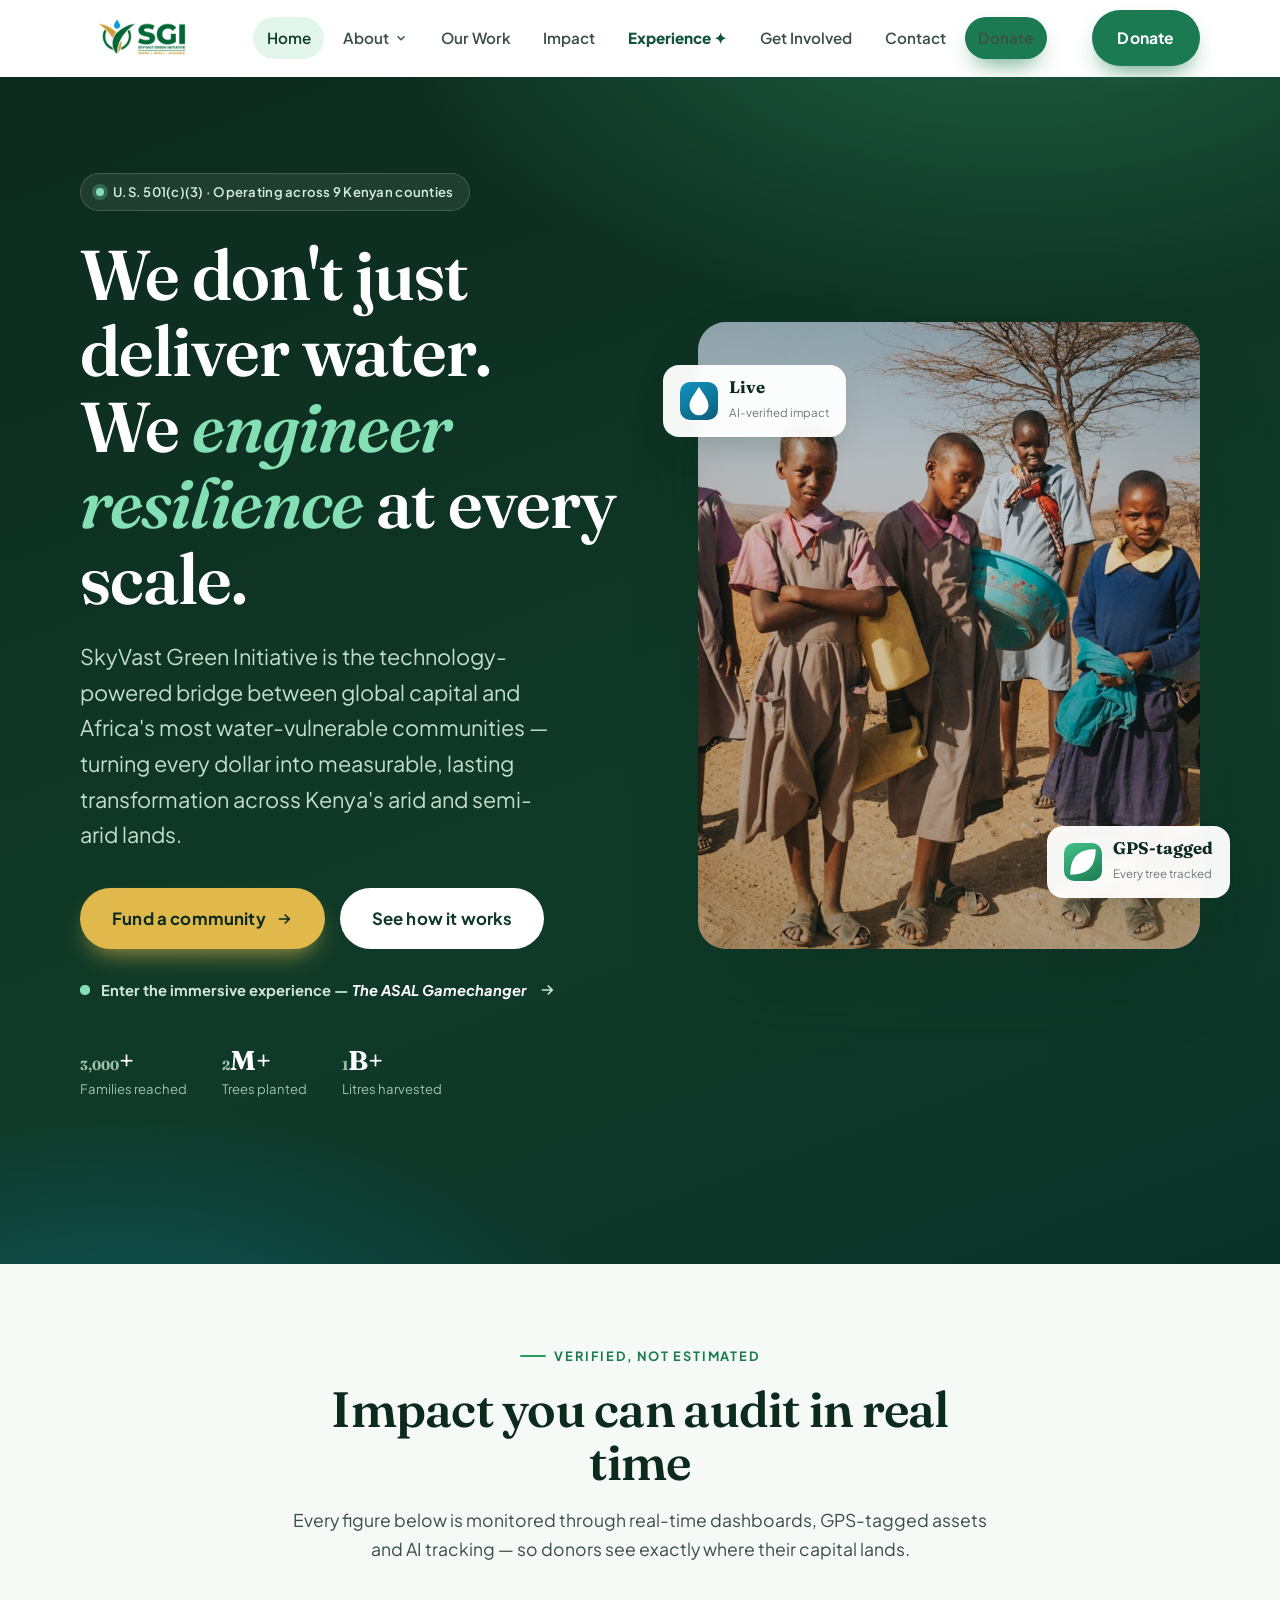
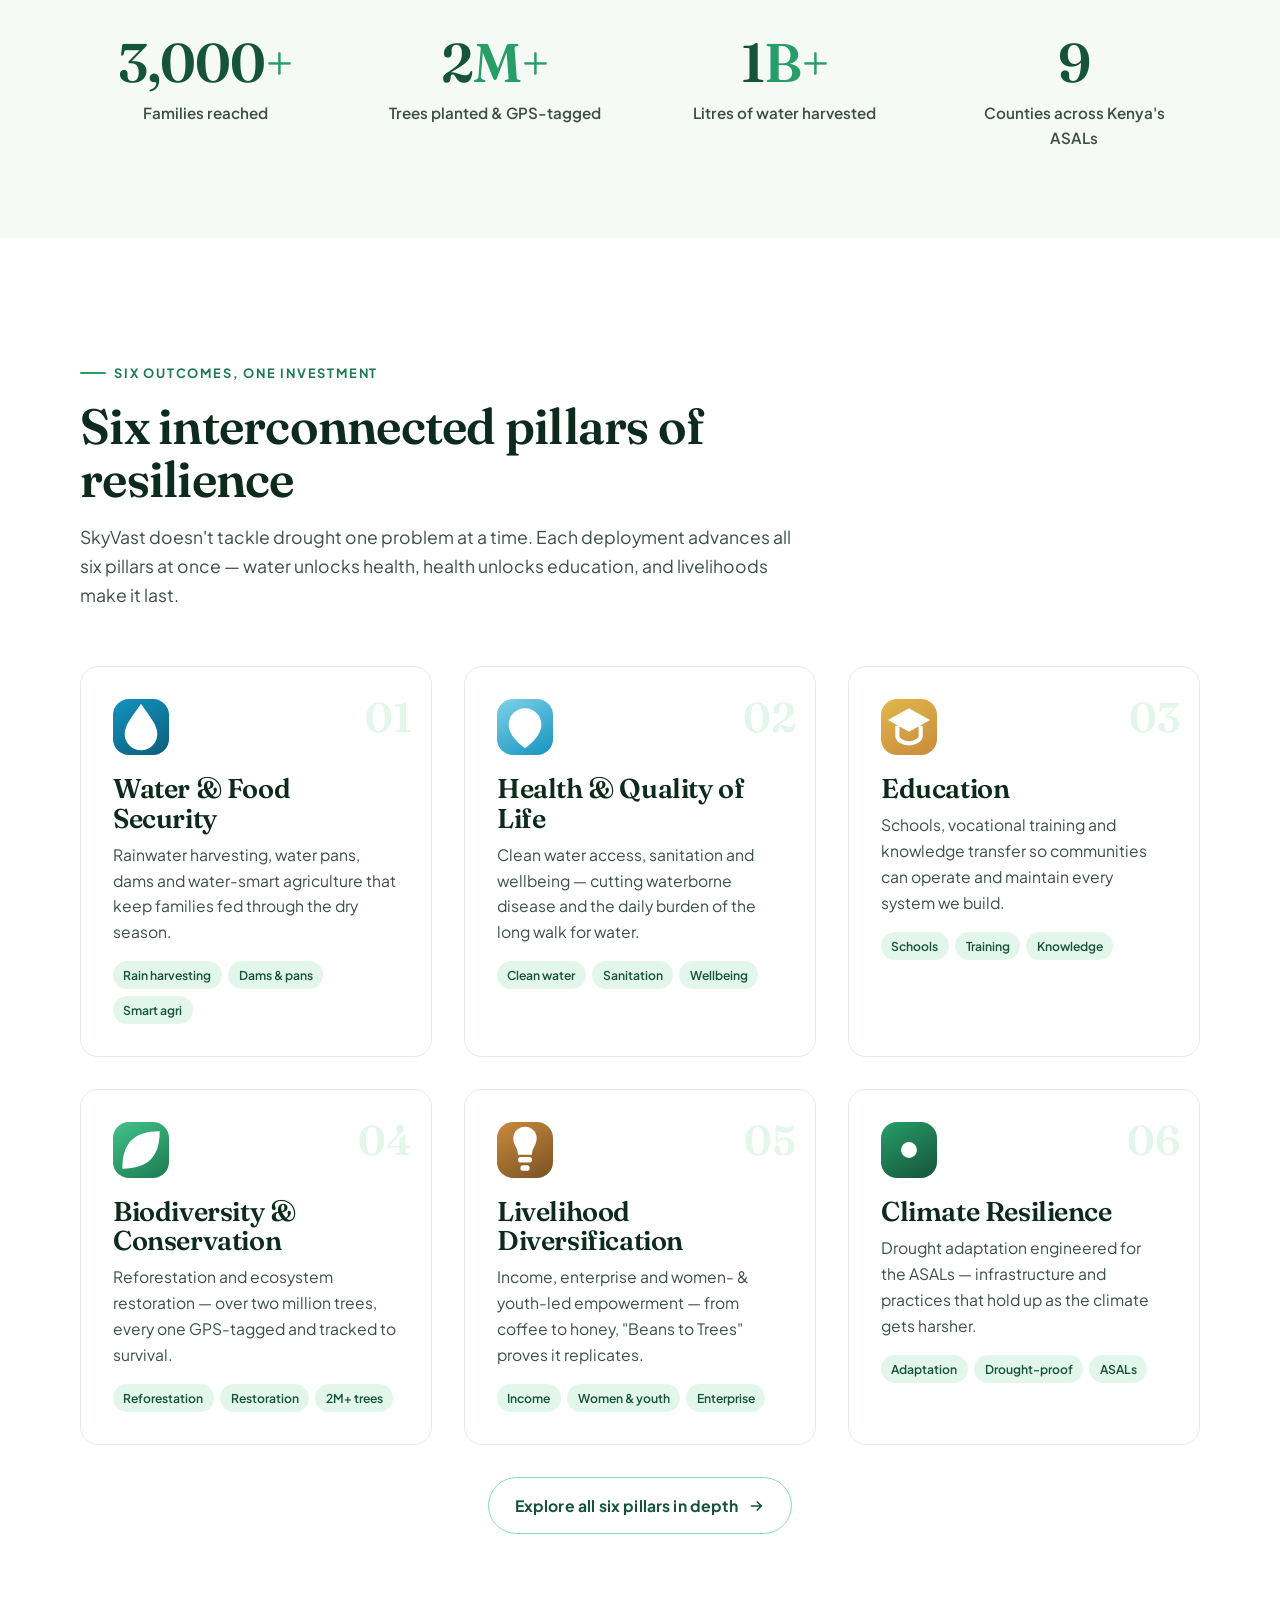
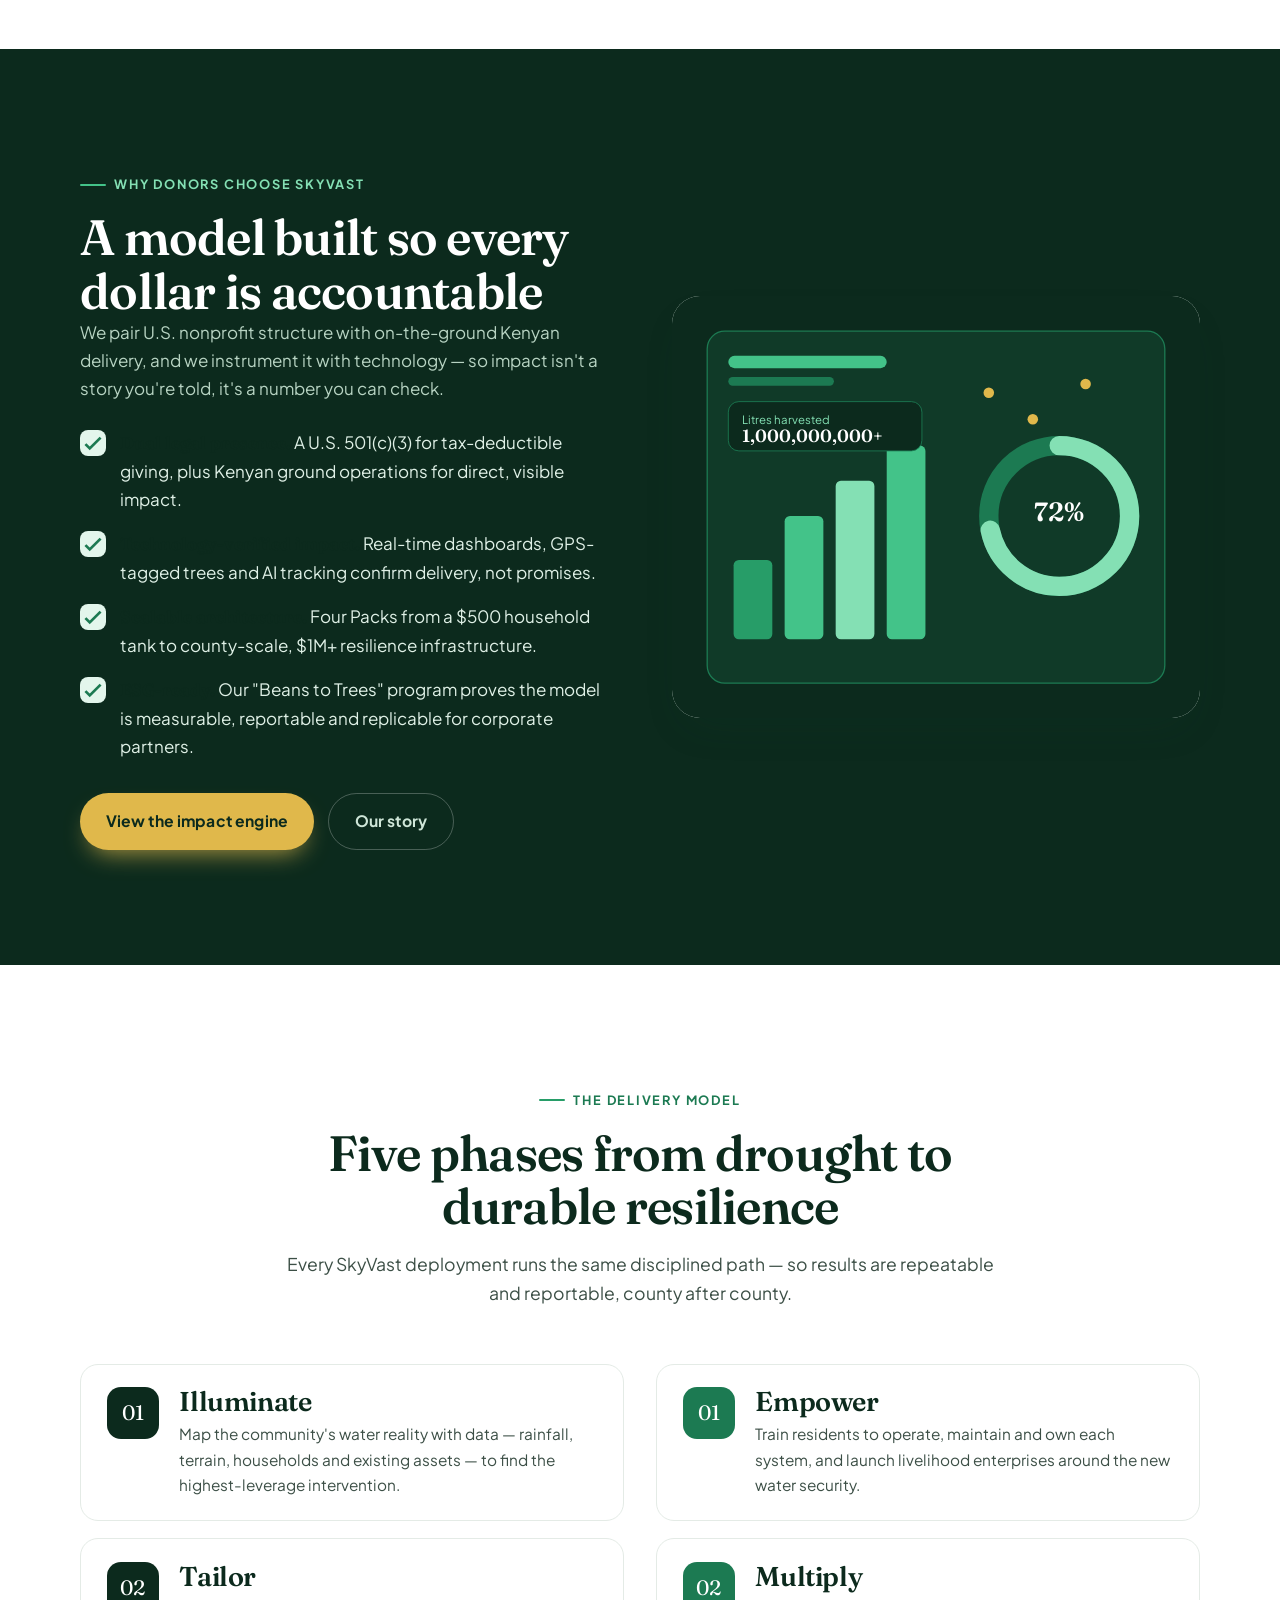
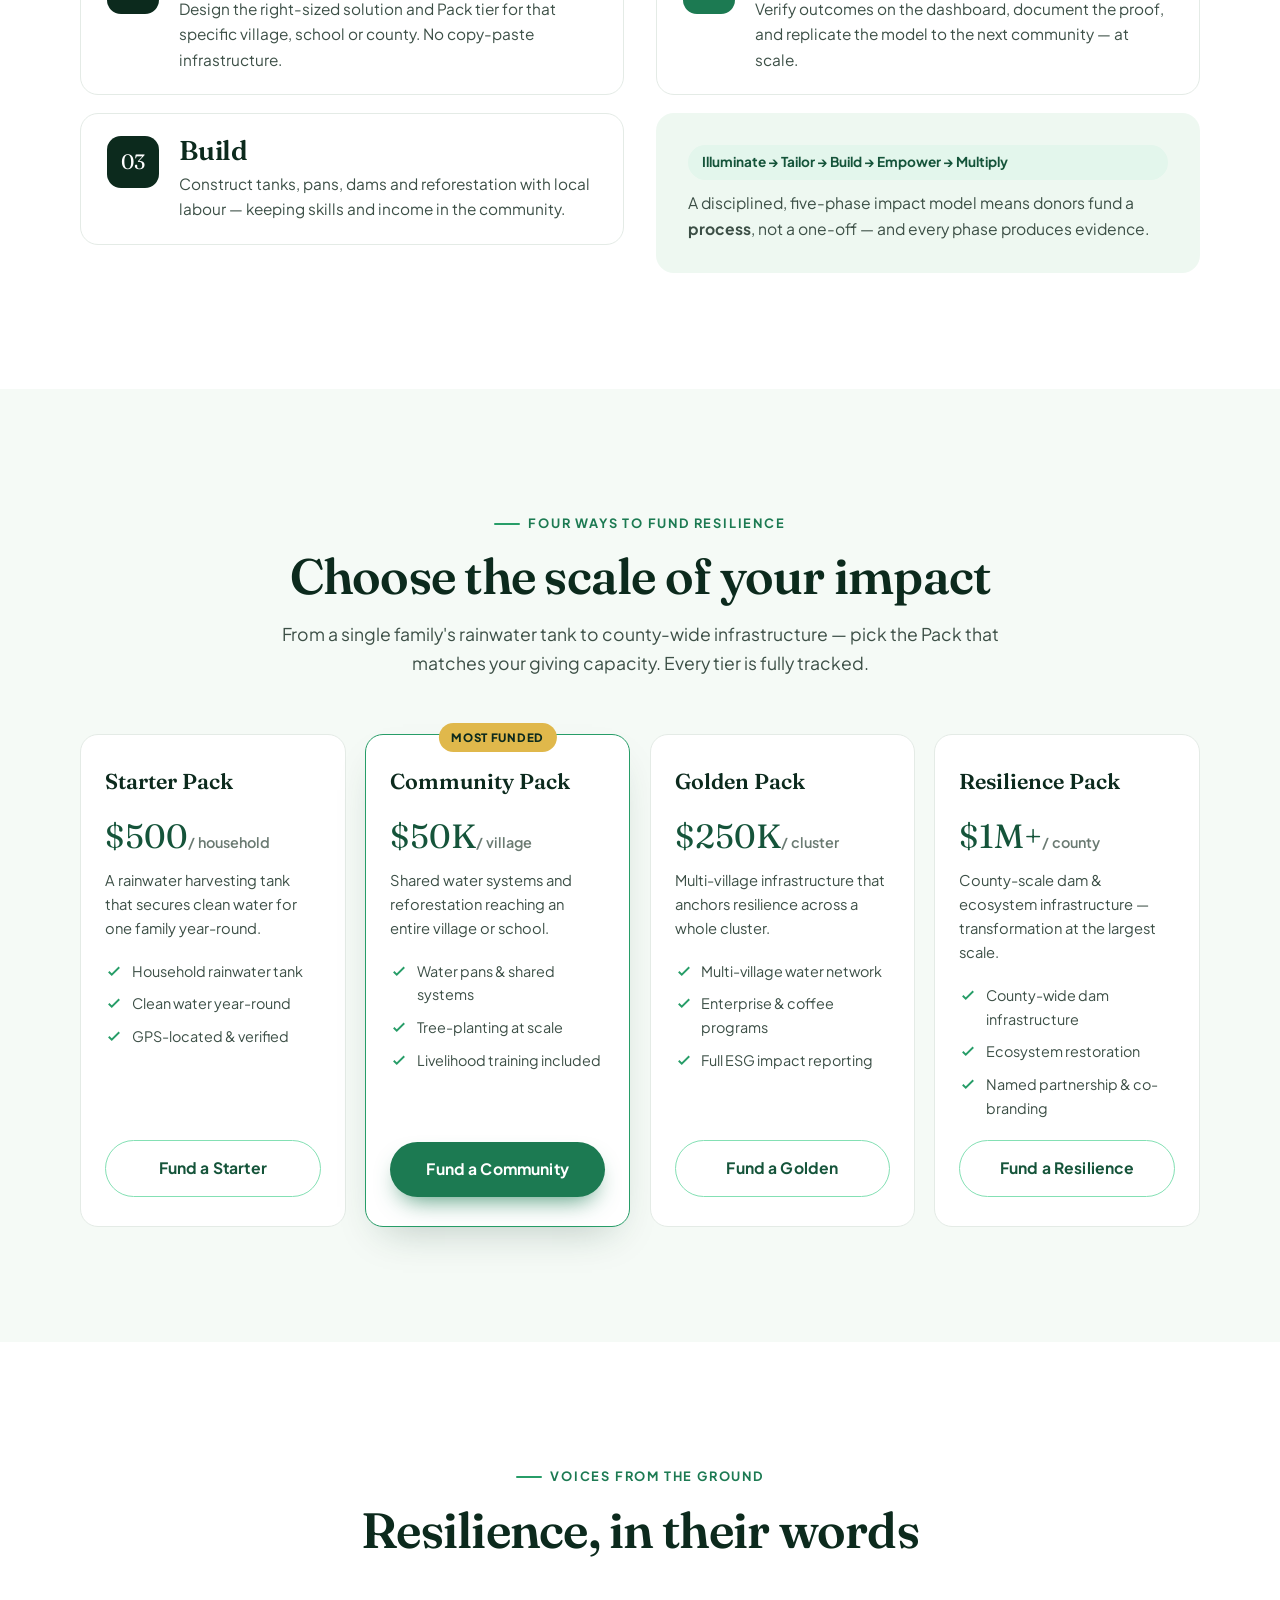
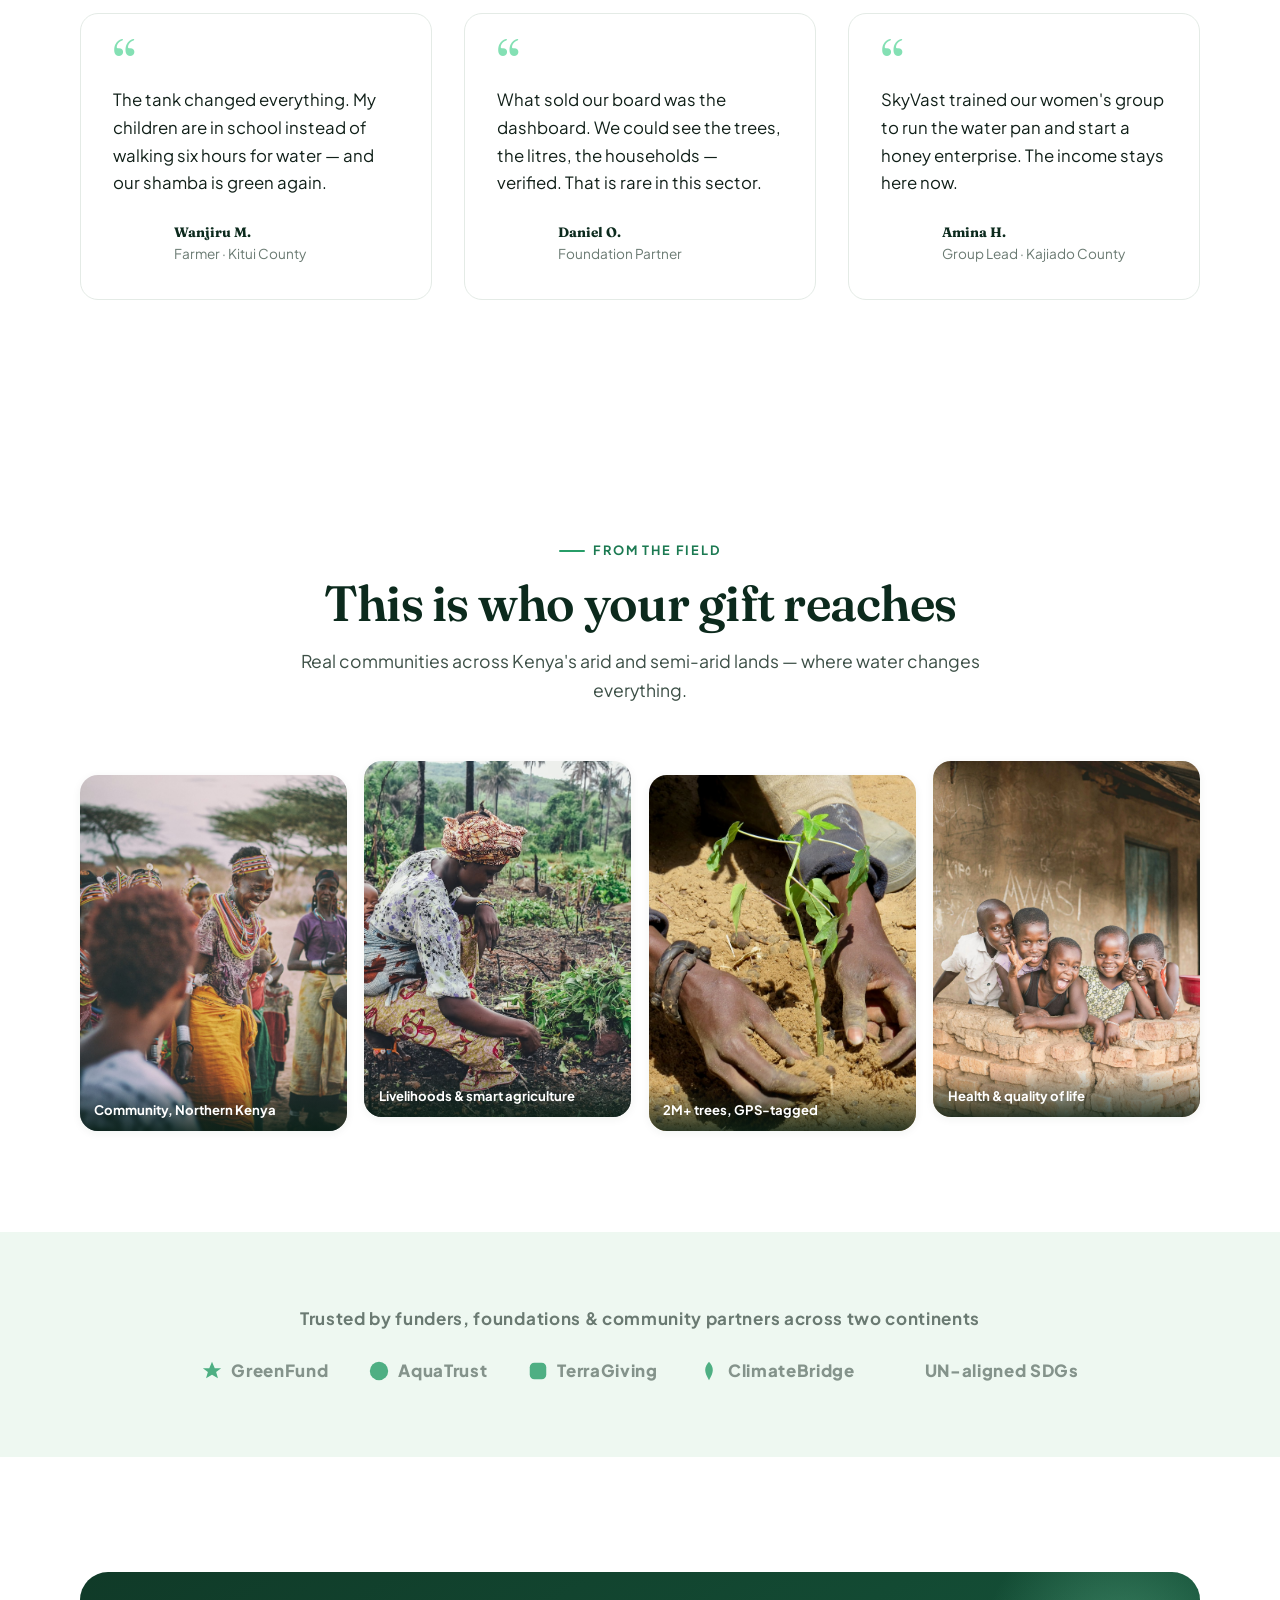
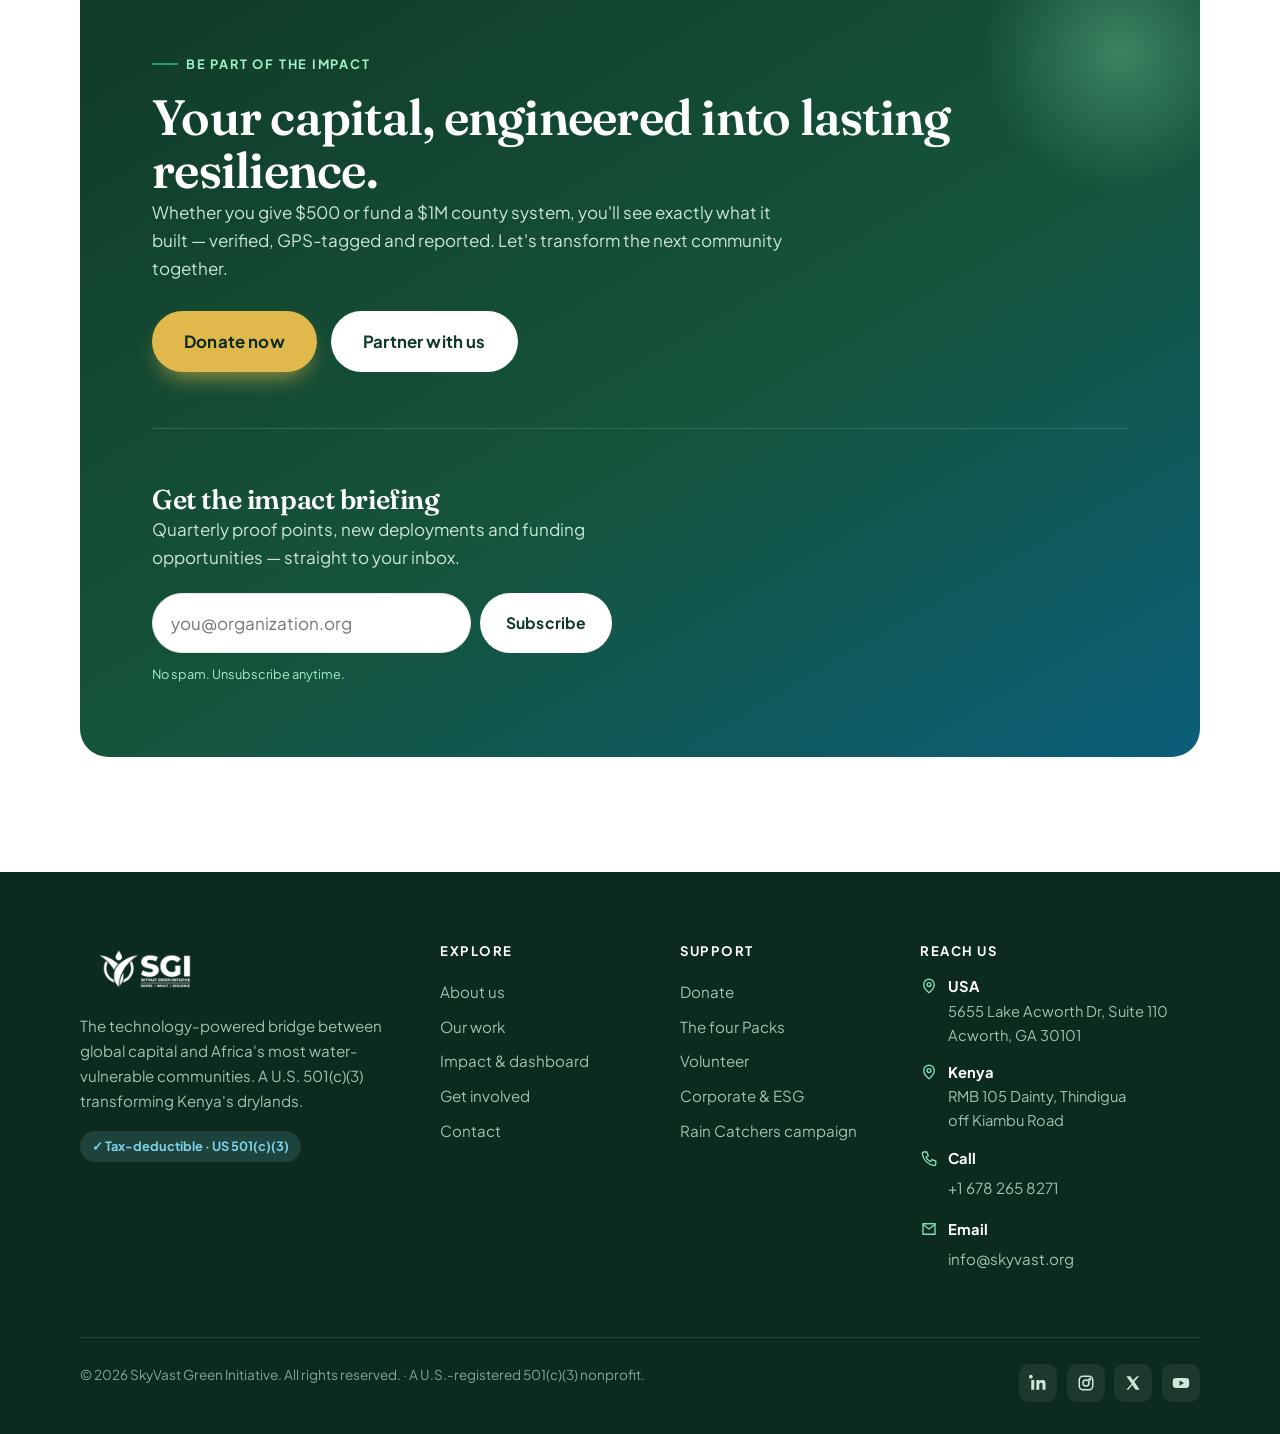
<file: index.html>
<!DOCTYPE html>
<html lang="en">
<head>
<meta charset="UTF-8" />
<meta name="viewport" content="width=device-width, initial-scale=1" />
<title>SkyVast Green Initiative — Engineering Water Resilience in Kenya's Drylands</title>
<meta name="description" content="SkyVast Green Initiative is a U.S. 501(c)(3) transforming Kenya's arid lands with water-smart, community-powered, technology-verified solutions. 3,000+ families reached, 2M+ trees planted, 1B+ litres harvested across 9 counties." />
<meta property="og:title" content="SkyVast Green Initiative — Engineer Resilience at Every Scale" />
<meta property="og:description" content="The technology-powered bridge between global capital and Africa's most water-vulnerable communities." />
<meta property="og:type" content="website" />
<link rel="icon" href="data:image/svg+xml,<svg xmlns='http://www.w3.org/2000/svg' viewBox='0 0 100 100'><circle cx='50' cy='50' r='48' fill='%23279d68'/><path d='M50 22c10 16 18 24 18 36a18 18 0 11-36 0c0-12 8-20 18-36z' fill='%23fff'/></svg>" />
<link rel="preconnect" href="https://fonts.googleapis.com" />
<link rel="preconnect" href="https://fonts.gstatic.com" crossorigin />
<link href="https://fonts.googleapis.com/css2?family=Fraunces:ital,opsz,wght@0,9..144,400..700;1,9..144,400..600&family=Plus+Jakarta+Sans:wght@400;500;600;700;800&display=swap" rel="stylesheet" />
<link rel="stylesheet" href="assets/css/styles.css" />
</head>
<body>
<a class="skip-link" href="#main">Skip to content</a>

<!-- ===================== SPLASH INTRO ===================== -->
<div class="splash" role="presentation" aria-hidden="true">
  <div class="splash-inner">
    <img src="assets/img/logo-color.png" alt="SkyVast Green Initiative" />
    <div class="tagline">The <span>ASAL Gamechanger</span></div>
    <div class="sub">Inspire · Restore · Transform</div>
    <div class="bar"></div>
  </div>
</div>

<!-- ===================== HEADER ===================== -->
<header class="site-header">
  <div class="container nav">
    <a class="brand" href="index.html" aria-label="SkyVast Green Initiative home">
      <img class="brand-logo" src="assets/img/logo-color.png" alt="SkyVast Green Initiative — Inspire, Restore, Transform" width="160" height="50" />
    </a>
    <nav class="nav-links" aria-label="Primary">
      <a href="index.html" class="active">Home</a>
      <div class="nav-item"><a href="about.html" class="nav-top">About <svg class="caret" viewBox="0 0 24 24" fill="none" stroke="currentColor" stroke-width="2.2"><path d="M6 9l6 6 6-6"/></svg></a><div class="submenu"><a href="about.html">Overview</a><a href="partners.html">Partners</a><a href="team.html">Team</a><a href="contact.html">Contact Us</a></div></div>
      <a href="our-work.html">Our Work</a>
      <a href="impact.html">Impact</a>
      <a href="experience.html" class="nav-exp">Experience ✦</a>
      <a href="get-involved.html">Get Involved</a>
      <a href="contact.html">Contact</a>
      <a class="btn btn--primary" href="get-involved.html#donate">Donate</a>
    </nav>
    <div class="nav-cta">
      <a class="btn btn--primary" href="get-involved.html#donate">Donate</a>
    </div>
    <button class="nav-toggle" aria-label="Toggle menu" aria-expanded="false"><span></span></button>
  </div>
</header>

<main id="main">

<!-- ===================== HERO ===================== -->
<section class="hero">
  <div class="container hero-inner">
    <div class="hero-copy">
      <span class="hero-badge"><span class="dot"></span> U.S. 501(c)(3) · Operating across 9 Kenyan counties</span>
      <h1>We don't just deliver water.<br/>We <span class="accent">engineer resilience</span> at every scale.</h1>
      <p class="lede">SkyVast Green Initiative is the technology-powered bridge between global capital and Africa's most water-vulnerable communities — turning every dollar into measurable, lasting transformation across Kenya's arid and semi-arid lands.</p>
      <div class="btn-row">
        <a class="btn btn--gold btn--lg" href="get-involved.html#donate">Fund a community
          <svg viewBox="0 0 24 24" fill="none" stroke="currentColor" stroke-width="2.2"><path d="M5 12h14M13 6l6 6-6 6"/></svg>
        </a>
        <a class="btn btn--light btn--lg" href="our-work.html">See how it works</a>
      </div>
      <a class="exp-entry" href="experience.html">
        <span class="exp-pulse"></span>
        <span>Enter the immersive experience — <em>The ASAL Gamechanger</em></span>
        <svg viewBox="0 0 24 24" fill="none" stroke="currentColor" stroke-width="2.2" width="18"><path d="M5 12h14M13 6l6 6-6 6"/></svg>
      </a>
      <div class="hero-trust">
        <div><b><span data-count="3000">0</span>+</b><span>Families reached</span></div>
        <div><b><span data-count="2">0</span>M+</b><span>Trees planted</span></div>
        <div><b><span data-count="1">0</span>B+</b><span>Litres harvested</span></div>
      </div>
    </div>

    <div class="hero-visual reveal">
      <div class="hero-card">
        <img src="assets/img/community.jpg" alt="Children carrying water containers across an arid landscape in Kenya's drylands" width="760" height="950" />
      </div>
      <div class="hero-float hero-float--tl">
        <span class="ic c-water"><svg viewBox="0 0 24 24" fill="currentColor"><path d="M12 3c3 5 6 8 6 12a6 6 0 11-12 0c0-4 3-7 6-12z"/></svg></span>
        <div><b>Live</b><span>AI-verified impact</span></div>
      </div>
      <div class="hero-float hero-float--br">
        <span class="ic c-leaf"><svg viewBox="0 0 24 24" fill="currentColor"><path d="M20 4C9 4 4 9 4 20c11 0 16-5 16-16z"/></svg></span>
        <div><b>GPS-tagged</b><span>Every tree tracked</span></div>
      </div>
    </div>
  </div>
  <svg class="wave-divider to-soft" viewBox="0 0 1440 80" preserveAspectRatio="none" aria-hidden="true"><path fill="currentColor" d="M0 80V40c180-40 360-40 540-10s360 60 540 35 240-45 360-45v60z"/></svg>
</section>

<!-- ===================== IMPACT STAT BAND ===================== -->
<section class="section--tight bg-soft">
  <div class="container">
    <div class="section-head center reveal">
      <span class="eyebrow">Verified, not estimated</span>
      <h2>Impact you can audit in real time</h2>
      <p>Every figure below is monitored through real-time dashboards, GPS-tagged assets and AI tracking — so donors see exactly where their capital lands.</p>
    </div>
    <div class="stat-band">
      <div class="stat reveal" data-delay="0"><div class="num"><span data-count="3000">0</span><span class="suffix">+</span></div><div class="label">Families reached</div></div>
      <div class="stat reveal" data-delay="1"><div class="num"><span data-count="2">0</span><span class="suffix">M+</span></div><div class="label">Trees planted &amp; GPS-tagged</div></div>
      <div class="stat reveal" data-delay="2"><div class="num"><span data-count="1">0</span><span class="suffix">B+</span></div><div class="label">Litres of water harvested</div></div>
      <div class="stat reveal" data-delay="3"><div class="num"><span data-count="9">0</span></div><div class="label">Counties across Kenya's ASALs</div></div>
    </div>
  </div>
</section>

<!-- ===================== SIX PILLARS ===================== -->
<section class="section" id="pillars">
  <div class="container">
    <div class="section-head reveal">
      <span class="eyebrow">Six outcomes, one investment</span>
      <h2>Six interconnected pillars of resilience</h2>
      <p>SkyVast doesn't tackle drought one problem at a time. Each deployment advances all six pillars at once — water unlocks health, health unlocks education, and livelihoods make it last.</p>
    </div>
    <div class="grid grid-3">
      <article class="card pillar reveal" data-delay="0">
        <span class="pillar-no">01</span>
        <span class="ic-badge c-water"><svg viewBox="0 0 24 24" fill="currentColor"><path d="M12 2c4 6 7 9 7 13a7 7 0 11-14 0c0-4 3-7 7-13z"/></svg></span>
        <h3>Water &amp; Food Security</h3>
        <p>Rainwater harvesting, water pans, dams and water-smart agriculture that keep families fed through the dry season.</p>
        <div class="tag-list"><span class="tag">Rain harvesting</span><span class="tag">Dams &amp; pans</span><span class="tag">Smart agri</span></div>
      </article>
      <article class="card pillar reveal" data-delay="1">
        <span class="pillar-no">02</span>
        <span class="ic-badge c-sky"><svg viewBox="0 0 24 24" fill="currentColor"><path d="M12 21s-7-4.5-7-10a7 7 0 0114 0c0 5.5-7 10-7 10z"/><circle cx="12" cy="11" r="2.5" fill="#fff"/></svg></span>
        <h3>Health &amp; Quality of Life</h3>
        <p>Clean water access, sanitation and wellbeing — cutting waterborne disease and the daily burden of the long walk for water.</p>
        <div class="tag-list"><span class="tag">Clean water</span><span class="tag">Sanitation</span><span class="tag">Wellbeing</span></div>
      </article>
      <article class="card pillar reveal" data-delay="2">
        <span class="pillar-no">03</span>
        <span class="ic-badge c-gold"><svg viewBox="0 0 24 24" fill="currentColor"><path d="M3 9l9-5 9 5-9 5-9-5z"/><path d="M7 11.5V16c0 1.5 2.5 3 5 3s5-1.5 5-3v-4.5" fill="none" stroke="currentColor" stroke-width="1.8"/></svg></span>
        <h3>Education</h3>
        <p>Schools, vocational training and knowledge transfer so communities can operate and maintain every system we build.</p>
        <div class="tag-list"><span class="tag">Schools</span><span class="tag">Training</span><span class="tag">Knowledge</span></div>
      </article>
      <article class="card pillar reveal" data-delay="0">
        <span class="pillar-no">04</span>
        <span class="ic-badge c-leaf"><svg viewBox="0 0 24 24" fill="currentColor"><path d="M20 4C9 4 4 9 4 20c11 0 16-5 16-16z"/><path d="M16 8C11 11 9 14 8 19" stroke="#fff" stroke-width="1.6" fill="none"/></svg></span>
        <h3>Biodiversity &amp; Conservation</h3>
        <p>Reforestation and ecosystem restoration — over two million trees, every one GPS-tagged and tracked to survival.</p>
        <div class="tag-list"><span class="tag">Reforestation</span><span class="tag">Restoration</span><span class="tag">2M+ trees</span></div>
      </article>
      <article class="card pillar reveal" data-delay="1">
        <span class="pillar-no">05</span>
        <span class="ic-badge c-earth"><svg viewBox="0 0 24 24" fill="currentColor"><path d="M12 2a5 5 0 015 5c0 3-2 4-2 7H9c0-3-2-4-2-7a5 5 0 015-5z"/><rect x="9" y="15" width="6" height="2.4" rx="1.2"/><rect x="10" y="18.5" width="4" height="2.4" rx="1.2"/></svg></span>
        <h3>Livelihood Diversification</h3>
        <p>Income, enterprise and women- &amp; youth-led empowerment — from coffee to honey, "Beans to Trees" proves it replicates.</p>
        <div class="tag-list"><span class="tag">Income</span><span class="tag">Women &amp; youth</span><span class="tag">Enterprise</span></div>
      </article>
      <article class="card pillar reveal" data-delay="2">
        <span class="pillar-no">06</span>
        <span class="ic-badge c-green"><svg viewBox="0 0 24 24" fill="currentColor"><path d="M12 3v4M12 17v4M3 12h4M17 12h4M6 6l3 3M15 15l3 3M18 6l-3 3M9 15l-3 3"/><circle cx="12" cy="12" r="3.4"/></svg></span>
        <h3>Climate Resilience</h3>
        <p>Drought adaptation engineered for the ASALs — infrastructure and practices that hold up as the climate gets harsher.</p>
        <div class="tag-list"><span class="tag">Adaptation</span><span class="tag">Drought-proof</span><span class="tag">ASALs</span></div>
      </article>
    </div>
    <div class="text-center mt-2 reveal">
      <a class="btn btn--ghost" href="our-work.html">Explore all six pillars in depth
        <svg viewBox="0 0 24 24" fill="none" stroke="currentColor" stroke-width="2.2"><path d="M5 12h14M13 6l6 6-6 6"/></svg>
      </a>
    </div>
  </div>
</section>

<!-- ===================== WHY SGI (value prop) ===================== -->
<section class="section bg-dark">
  <div class="container split">
    <div class="split-copy reveal">
      <span class="eyebrow">Why donors choose SkyVast</span>
      <h2>A model built so every dollar is accountable</h2>
      <p>We pair U.S. nonprofit structure with on-the-ground Kenyan delivery, and we instrument it with technology — so impact isn't a story you're told, it's a number you can check.</p>
      <ul class="feature-list">
        <li><span class="chk"><svg viewBox="0 0 24 24" fill="none" stroke="currentColor" stroke-width="2.5"><path d="M5 13l4 4L19 7"/></svg></span><span><b>Dual legal presence.</b> A U.S. 501(c)(3) for tax-deductible giving, plus Kenyan ground operations for direct, visible impact.</span></li>
        <li><span class="chk"><svg viewBox="0 0 24 24" fill="none" stroke="currentColor" stroke-width="2.5"><path d="M5 13l4 4L19 7"/></svg></span><span><b>Technology-verified impact.</b> Real-time dashboards, GPS-tagged trees and AI tracking confirm delivery, not promises.</span></li>
        <li><span class="chk"><svg viewBox="0 0 24 24" fill="none" stroke="currentColor" stroke-width="2.5"><path d="M5 13l4 4L19 7"/></svg></span><span><b>Scalable architecture.</b> Four Packs from a $500 household tank to county-scale, $1M+ resilience infrastructure.</span></li>
        <li><span class="chk"><svg viewBox="0 0 24 24" fill="none" stroke="currentColor" stroke-width="2.5"><path d="M5 13l4 4L19 7"/></svg></span><span><b>ESG-ready.</b> Our "Beans to Trees" program proves the model is measurable, reportable and replicable for corporate partners.</span></li>
      </ul>
      <div class="btn-row mt-2">
        <a class="btn btn--gold" href="impact.html">View the impact engine</a>
        <a class="btn btn--ghost" href="about.html" style="color:#cfe6d8;border-color:rgba(255,255,255,.25)">Our story</a>
      </div>
    </div>
    <div class="split-media reveal" data-delay="1">
      <svg viewBox="0 0 600 480" preserveAspectRatio="xMidYMid slice" role="img" aria-label="Dashboard illustration showing verified impact metrics">
        <rect width="600" height="480" fill="#0c2a1d"/>
        <rect x="40" y="40" width="520" height="400" rx="20" fill="#103a28" stroke="#1c7a52" stroke-width="1.5"/>
        <rect x="64" y="68" width="180" height="14" rx="7" fill="#43c389"/>
        <rect x="64" y="92" width="120" height="10" rx="5" fill="#1c7a52"/>
        <!-- bars -->
        <g>
          <rect x="70" y="300" width="44" height="90" rx="6" fill="#279d68"/>
          <rect x="128" y="250" width="44" height="140" rx="6" fill="#43c389"/>
          <rect x="186" y="210" width="44" height="180" rx="6" fill="#84e0b4"/>
          <rect x="244" y="170" width="44" height="220" rx="6" fill="#43c389"/>
        </g>
        <!-- donut -->
        <g transform="translate(440 250)">
          <circle r="80" fill="none" stroke="#1c7a52" stroke-width="22"/>
          <circle r="80" fill="none" stroke="#84e0b4" stroke-width="22" stroke-dasharray="360 503" stroke-linecap="round" transform="rotate(-90)"/>
          <text x="0" y="6" text-anchor="middle" fill="#fff" font-family="Fraunces, serif" font-size="30" font-weight="600">72%</text>
        </g>
        <!-- map pins -->
        <g fill="#e0b84b">
          <circle cx="360" cy="110" r="6"/><circle cx="410" cy="140" r="6"/><circle cx="470" cy="100" r="6"/>
        </g>
        <rect x="64" y="120" width="220" height="56" rx="12" fill="#0c2a1d" stroke="#1c7a52"/>
        <text x="80" y="145" fill="#84e0b4" font-family="Plus Jakarta Sans" font-size="13">Litres harvested</text>
        <text x="80" y="166" fill="#fff" font-family="Fraunces, serif" font-size="20" font-weight="600">1,000,000,000+</text>
      </svg>
    </div>
  </div>
</section>

<!-- ===================== FIVE-PHASE MODEL ===================== -->
<section class="section">
  <div class="container">
    <div class="section-head center reveal">
      <span class="eyebrow">The delivery model</span>
      <h2>Five phases from drought to durable resilience</h2>
      <p>Every SkyVast deployment runs the same disciplined path — so results are repeatable and reportable, county after county.</p>
    </div>
    <div class="grid grid-2" style="align-items:start">
      <div class="steps reveal">
        <div class="step"><div class="step-no"></div><div><h3>Illuminate</h3><p>Map the community's water reality with data — rainfall, terrain, households and existing assets — to find the highest-leverage intervention.</p></div></div>
        <div class="step"><div class="step-no"></div><div><h3>Tailor</h3><p>Design the right-sized solution and Pack tier for that specific village, school or county. No copy-paste infrastructure.</p></div></div>
        <div class="step"><div class="step-no"></div><div><h3>Build</h3><p>Construct tanks, pans, dams and reforestation with local labour — keeping skills and income in the community.</p></div></div>
      </div>
      <div class="steps reveal" data-delay="1">
        <div class="step"><div class="step-no" style="background:var(--green-600)"></div><div><h3>Empower</h3><p>Train residents to operate, maintain and own each system, and launch livelihood enterprises around the new water security.</p></div></div>
        <div class="step"><div class="step-no" style="background:var(--green-600)"></div><div><h3>Multiply</h3><p>Verify outcomes on the dashboard, document the proof, and replicate the model to the next community — at scale.</p></div></div>
        <div class="card" style="background:var(--bg-mint);border:none;display:flex;flex-direction:column;justify-content:center;gap:.6rem">
          <span class="pill-note">Illuminate → Tailor → Build → Empower → Multiply</span>
          <p style="margin:0">A disciplined, five-phase impact model means donors fund a <b>process</b>, not a one-off — and every phase produces evidence.</p>
        </div>
      </div>
    </div>
  </div>
</section>

<!-- ===================== PACKS PREVIEW ===================== -->
<section class="section bg-soft" id="packs">
  <div class="container">
    <div class="section-head center reveal">
      <span class="eyebrow">Four ways to fund resilience</span>
      <h2>Choose the scale of your impact</h2>
      <p>From a single family's rainwater tank to county-wide infrastructure — pick the Pack that matches your giving capacity. Every tier is fully tracked.</p>
    </div>
    <div class="packs">
      <article class="pack reveal" data-delay="0">
        <div class="pack-name">Starter Pack</div>
        <div class="pack-price">$500<small>/ household</small></div>
        <p class="pack-desc">A rainwater harvesting tank that secures clean water for one family year-round.</p>
        <ul>
          <li><svg viewBox="0 0 24 24" fill="none" stroke="currentColor" stroke-width="2.5"><path d="M5 13l4 4L19 7"/></svg>Household rainwater tank</li>
          <li><svg viewBox="0 0 24 24" fill="none" stroke="currentColor" stroke-width="2.5"><path d="M5 13l4 4L19 7"/></svg>Clean water year-round</li>
          <li><svg viewBox="0 0 24 24" fill="none" stroke="currentColor" stroke-width="2.5"><path d="M5 13l4 4L19 7"/></svg>GPS-located &amp; verified</li>
        </ul>
        <a class="btn btn--ghost" href="get-involved.html#donate">Fund a Starter</a>
      </article>
      <article class="pack featured reveal" data-delay="1">
        <div class="pack-name">Community Pack</div>
        <div class="pack-price">$50K<small>/ village</small></div>
        <p class="pack-desc">Shared water systems and reforestation reaching an entire village or school.</p>
        <ul>
          <li><svg viewBox="0 0 24 24" fill="none" stroke="currentColor" stroke-width="2.5"><path d="M5 13l4 4L19 7"/></svg>Water pans &amp; shared systems</li>
          <li><svg viewBox="0 0 24 24" fill="none" stroke="currentColor" stroke-width="2.5"><path d="M5 13l4 4L19 7"/></svg>Tree-planting at scale</li>
          <li><svg viewBox="0 0 24 24" fill="none" stroke="currentColor" stroke-width="2.5"><path d="M5 13l4 4L19 7"/></svg>Livelihood training included</li>
        </ul>
        <a class="btn btn--primary" href="get-involved.html#donate">Fund a Community</a>
      </article>
      <article class="pack reveal" data-delay="2">
        <div class="pack-name">Golden Pack</div>
        <div class="pack-price">$250K<small>/ cluster</small></div>
        <p class="pack-desc">Multi-village infrastructure that anchors resilience across a whole cluster.</p>
        <ul>
          <li><svg viewBox="0 0 24 24" fill="none" stroke="currentColor" stroke-width="2.5"><path d="M5 13l4 4L19 7"/></svg>Multi-village water network</li>
          <li><svg viewBox="0 0 24 24" fill="none" stroke="currentColor" stroke-width="2.5"><path d="M5 13l4 4L19 7"/></svg>Enterprise &amp; coffee programs</li>
          <li><svg viewBox="0 0 24 24" fill="none" stroke="currentColor" stroke-width="2.5"><path d="M5 13l4 4L19 7"/></svg>Full ESG impact reporting</li>
        </ul>
        <a class="btn btn--ghost" href="get-involved.html#donate">Fund a Golden</a>
      </article>
      <article class="pack reveal" data-delay="3">
        <div class="pack-name">Resilience Pack</div>
        <div class="pack-price">$1M+<small>/ county</small></div>
        <p class="pack-desc">County-scale dam &amp; ecosystem infrastructure — transformation at the largest scale.</p>
        <ul>
          <li><svg viewBox="0 0 24 24" fill="none" stroke="currentColor" stroke-width="2.5"><path d="M5 13l4 4L19 7"/></svg>County-wide dam infrastructure</li>
          <li><svg viewBox="0 0 24 24" fill="none" stroke="currentColor" stroke-width="2.5"><path d="M5 13l4 4L19 7"/></svg>Ecosystem restoration</li>
          <li><svg viewBox="0 0 24 24" fill="none" stroke="currentColor" stroke-width="2.5"><path d="M5 13l4 4L19 7"/></svg>Named partnership &amp; co-branding</li>
        </ul>
        <a class="btn btn--ghost" href="get-involved.html#donate">Fund a Resilience</a>
      </article>
    </div>
  </div>
</section>

<!-- ===================== TESTIMONIALS ===================== -->
<section class="section">
  <div class="container">
    <div class="section-head center reveal">
      <span class="eyebrow">Voices from the ground</span>
      <h2>Resilience, in their words</h2>
    </div>
    <div class="grid grid-3">
      <figure class="quote-card reveal" data-delay="0">
        <div class="mark">&ldquo;</div>
        <blockquote>The tank changed everything. My children are in school instead of walking six hours for water — and our shamba is green again.</blockquote>
        <figcaption class="who">
          <span class="avatar c-leaf" aria-hidden="true"></span>
          <span><b>Wanjiru M.</b><span>Farmer · Kitui County</span></span>
        </figcaption>
      </figure>
      <figure class="quote-card reveal" data-delay="1">
        <div class="mark">&ldquo;</div>
        <blockquote>What sold our board was the dashboard. We could see the trees, the litres, the households — verified. That is rare in this sector.</blockquote>
        <figcaption class="who">
          <span class="avatar c-water" aria-hidden="true"></span>
          <span><b>Daniel O.</b><span>Foundation Partner</span></span>
        </figcaption>
      </figure>
      <figure class="quote-card reveal" data-delay="2">
        <div class="mark">&ldquo;</div>
        <blockquote>SkyVast trained our women's group to run the water pan and start a honey enterprise. The income stays here now.</blockquote>
        <figcaption class="who">
          <span class="avatar c-earth" aria-hidden="true"></span>
          <span><b>Amina H.</b><span>Group Lead · Kajiado County</span></span>
        </figcaption>
      </figure>
    </div>
  </div>
</section>

<!-- ===================== PHOTO MONTAGE ===================== -->
<section class="section">
  <div class="container">
    <div class="section-head center reveal">
      <span class="eyebrow">From the field</span>
      <h2>This is who your gift reaches</h2>
      <p>Real communities across Kenya's arid and semi-arid lands — where water changes everything.</p>
    </div>
    <div class="photo-strip reveal">
      <figure><img src="assets/img/water-collect.jpg" alt="Women of a Kenyan community gathered together" loading="lazy" /><figcaption>Community, Northern Kenya</figcaption></figure>
      <figure><img src="assets/img/tree-planting.jpg" alt="A woman tends crops with her child on her back" loading="lazy" /><figcaption>Livelihoods &amp; smart agriculture</figcaption></figure>
      <figure><img src="assets/img/reforest.jpg" alt="Hands planting a tree seedling in dry soil" loading="lazy" /><figcaption>2M+ trees, GPS-tagged</figcaption></figure>
      <figure><img src="assets/img/farmer.jpg" alt="Joyful children in a Kenyan village" loading="lazy" /><figcaption>Health &amp; quality of life</figcaption></figure>
    </div>
  </div>
</section>

<!-- ===================== PARTNERS ===================== -->
<section class="section--tight bg-mint">
  <div class="container">
    <p class="text-center" style="font-weight:700;letter-spacing:.04em;color:var(--muted);margin-bottom:1.6rem">Trusted by funders, foundations &amp; community partners across two continents</p>
    <div class="logo-row reveal">
      <span class="logo-chip"><svg viewBox="0 0 24 24" fill="currentColor"><path d="M12 2l3 7h7l-5.5 4 2 7L12 16l-6.5 4 2-7L2 9h7z"/></svg>GreenFund</span>
      <span class="logo-chip"><svg viewBox="0 0 24 24" fill="currentColor"><circle cx="12" cy="12" r="10"/></svg>AquaTrust</span>
      <span class="logo-chip"><svg viewBox="0 0 24 24" fill="currentColor"><rect x="3" y="3" width="18" height="18" rx="5"/></svg>TerraGiving</span>
      <span class="logo-chip"><svg viewBox="0 0 24 24" fill="currentColor"><path d="M12 2C7 8 6 12 12 22 18 12 17 8 12 2z"/></svg>ClimateBridge</span>
      <span class="logo-chip"><svg viewBox="0 0 24 24" fill="currentColor"><path d="M3 12h18M12 3v18"/></svg>UN-aligned SDGs</span>
    </div>
  </div>
</section>

<!-- ===================== CTA + NEWSLETTER ===================== -->
<section class="section">
  <div class="container">
    <div class="cta-band reveal">
      <span class="eyebrow" style="color:#9ff0c6">Be part of the impact</span>
      <h2>Your capital, engineered into lasting resilience.</h2>
      <p>Whether you give $500 or fund a $1M county system, you'll see exactly what it built — verified, GPS-tagged and reported. Let's transform the next community together.</p>
      <div class="btn-row">
        <a class="btn btn--gold btn--lg" href="get-involved.html#donate">Donate now</a>
        <a class="btn btn--light btn--lg" href="get-involved.html#partner">Partner with us</a>
      </div>
      <hr class="divider" style="background:rgba(255,255,255,.15)" />
      <div style="max-width:520px;position:relative">
        <h3 style="color:#fff">Get the impact briefing</h3>
        <p style="color:#c9e6d6">Quarterly proof points, new deployments and funding opportunities — straight to your inbox.</p>
        <form class="newsletter-form" data-demo>
          <input type="email" name="email" placeholder="you@organization.org" aria-label="Email address" required />
          <button class="btn btn--light" type="submit" data-label="Subscribe">Subscribe</button>
        </form>
        <p class="form-note" data-form-note style="color:#9ff0c6">No spam. Unsubscribe anytime.</p>
      </div>
    </div>
  </div>
</section>

</main>

<!-- ===================== FOOTER ===================== -->
<footer class="site-footer">
  <div class="container">
    <div class="footer-grid">
      <div class="footer-col footer-col--brand">
        <a class="brand" href="index.html"><img class="brand-logo brand-logo--invert" src="assets/img/logo-color.png" alt="SkyVast Green Initiative" width="160" height="50" /></a>
        <p class="footer-about">The technology-powered bridge between global capital and Africa's most water-vulnerable communities. A U.S. 501(c)(3) transforming Kenya's drylands.</p>
        <span class="badge-verified" style="margin-top:1.1rem;background:rgba(127,209,232,.15);color:#7fd1e8">✓ Tax-deductible · US 501(c)(3)</span>
      </div>
      <div class="footer-col">
        <h4>Explore</h4>
        <a href="about.html">About us</a>
        <a href="our-work.html">Our work</a>
        <a href="impact.html">Impact &amp; dashboard</a>
        <a href="get-involved.html">Get involved</a>
        <a href="contact.html">Contact</a>
      </div>
      <div class="footer-col">
        <h4>Support</h4>
        <a href="get-involved.html#donate">Donate</a>
        <a href="get-involved.html#packs">The four Packs</a>
        <a href="get-involved.html#volunteer">Volunteer</a>
        <a href="get-involved.html#partner">Corporate &amp; ESG</a>
        <a href="get-involved.html#campaign">Rain Catchers campaign</a>
      </div>
      <div class="footer-col">
        <h4>Reach us</h4>
        <ul class="footer-contact">
          <li><svg viewBox="0 0 24 24" fill="none" stroke="currentColor" stroke-width="1.8"><path d="M12 21s-7-5.6-7-11a7 7 0 0114 0c0 5.4-7 11-7 11z"/><circle cx="12" cy="10" r="2.6"/></svg><span><b style="color:#fff">USA</b><br/>5655 Lake Acworth Dr, Suite 110<br/>Acworth, GA 30101</span></li>
          <li><svg viewBox="0 0 24 24" fill="none" stroke="currentColor" stroke-width="1.8"><path d="M12 21s-7-5.6-7-11a7 7 0 0114 0c0 5.4-7 11-7 11z"/><circle cx="12" cy="10" r="2.6"/></svg><span><b style="color:#fff">Kenya</b><br/>RMB 105 Dainty, Thindigua<br/>off Kiambu Road</span></li>
          <li><svg viewBox="0 0 24 24" fill="none" stroke="currentColor" stroke-width="1.8"><path d="M5 4h4l2 5-3 2a12 12 0 006 6l2-3 5 2v4a2 2 0 01-2 2A18 18 0 013 6a2 2 0 012-2z"/></svg><span><b style="color:#fff">Call</b><br/><a href="tel:+16782658271" style="color:inherit">+1 678 265 8271</a></span></li>
          <li><svg viewBox="0 0 24 24" fill="none" stroke="currentColor" stroke-width="1.8"><path d="M4 5h16v14H4z"/><path d="M4 6l8 6 8-6"/></svg><span><b style="color:#fff">Email</b><br/><a href="mailto:info@skyvast.org" style="color:inherit">info@skyvast.org</a></span></li>
        </ul>
      </div>
    </div>
    <div class="footer-bottom">
      <span>© <span data-year>2026</span> SkyVast Green Initiative. All rights reserved. · A U.S.-registered 501(c)(3) nonprofit.</span>
      <div class="socials">
        <a href="https://skyvast.org/" target="_blank" rel="noopener" aria-label="LinkedIn"><svg viewBox="0 0 24 24" fill="currentColor" width="18"><path d="M4.98 3.5A2.5 2.5 0 102.5 6 2.5 2.5 0 004.98 3.5zM3 8h4v13H3zM10 8h3.8v1.8h.05A4.2 4.2 0 0118 8c4 0 4 2.6 4 6v7h-4v-6c0-1.5 0-3.3-2-3.3s-2.3 1.6-2.3 3.2V21h-4z"/></svg></a>
        <a href="https://skyvast.org/" target="_blank" rel="noopener" aria-label="Instagram"><svg viewBox="0 0 24 24" fill="none" stroke="currentColor" stroke-width="2" width="18"><rect x="3" y="3" width="18" height="18" rx="5"/><circle cx="12" cy="12" r="4"/><circle cx="17" cy="7" r="1" fill="currentColor"/></svg></a>
        <a href="https://skyvast.org/" target="_blank" rel="noopener" aria-label="X"><svg viewBox="0 0 24 24" fill="currentColor" width="16"><path d="M18 2h3l-7 8 8 12h-6l-5-7-6 7H2l8-9L2 2h6l4 6z"/></svg></a>
        <a href="https://skyvast.org/" target="_blank" rel="noopener" aria-label="YouTube"><svg viewBox="0 0 24 24" fill="currentColor" width="18"><path d="M23 12s0-3-.4-4.4a2.6 2.6 0 00-1.8-1.8C19.3 5.4 12 5.4 12 5.4s-7.3 0-8.8.4A2.6 2.6 0 001.4 7.6C1 9 1 12 1 12s0 3 .4 4.4a2.6 2.6 0 001.8 1.8c1.5.4 8.8.4 8.8.4s7.3 0 8.8-.4a2.6 2.6 0 001.8-1.8C23 15 23 12 23 12zM10 15.5v-7l6 3.5z"/></svg></a>
      </div>
    </div>
  </div>
</footer>

<script src="assets/js/main.js"></script>
</body>
</html>
</file>
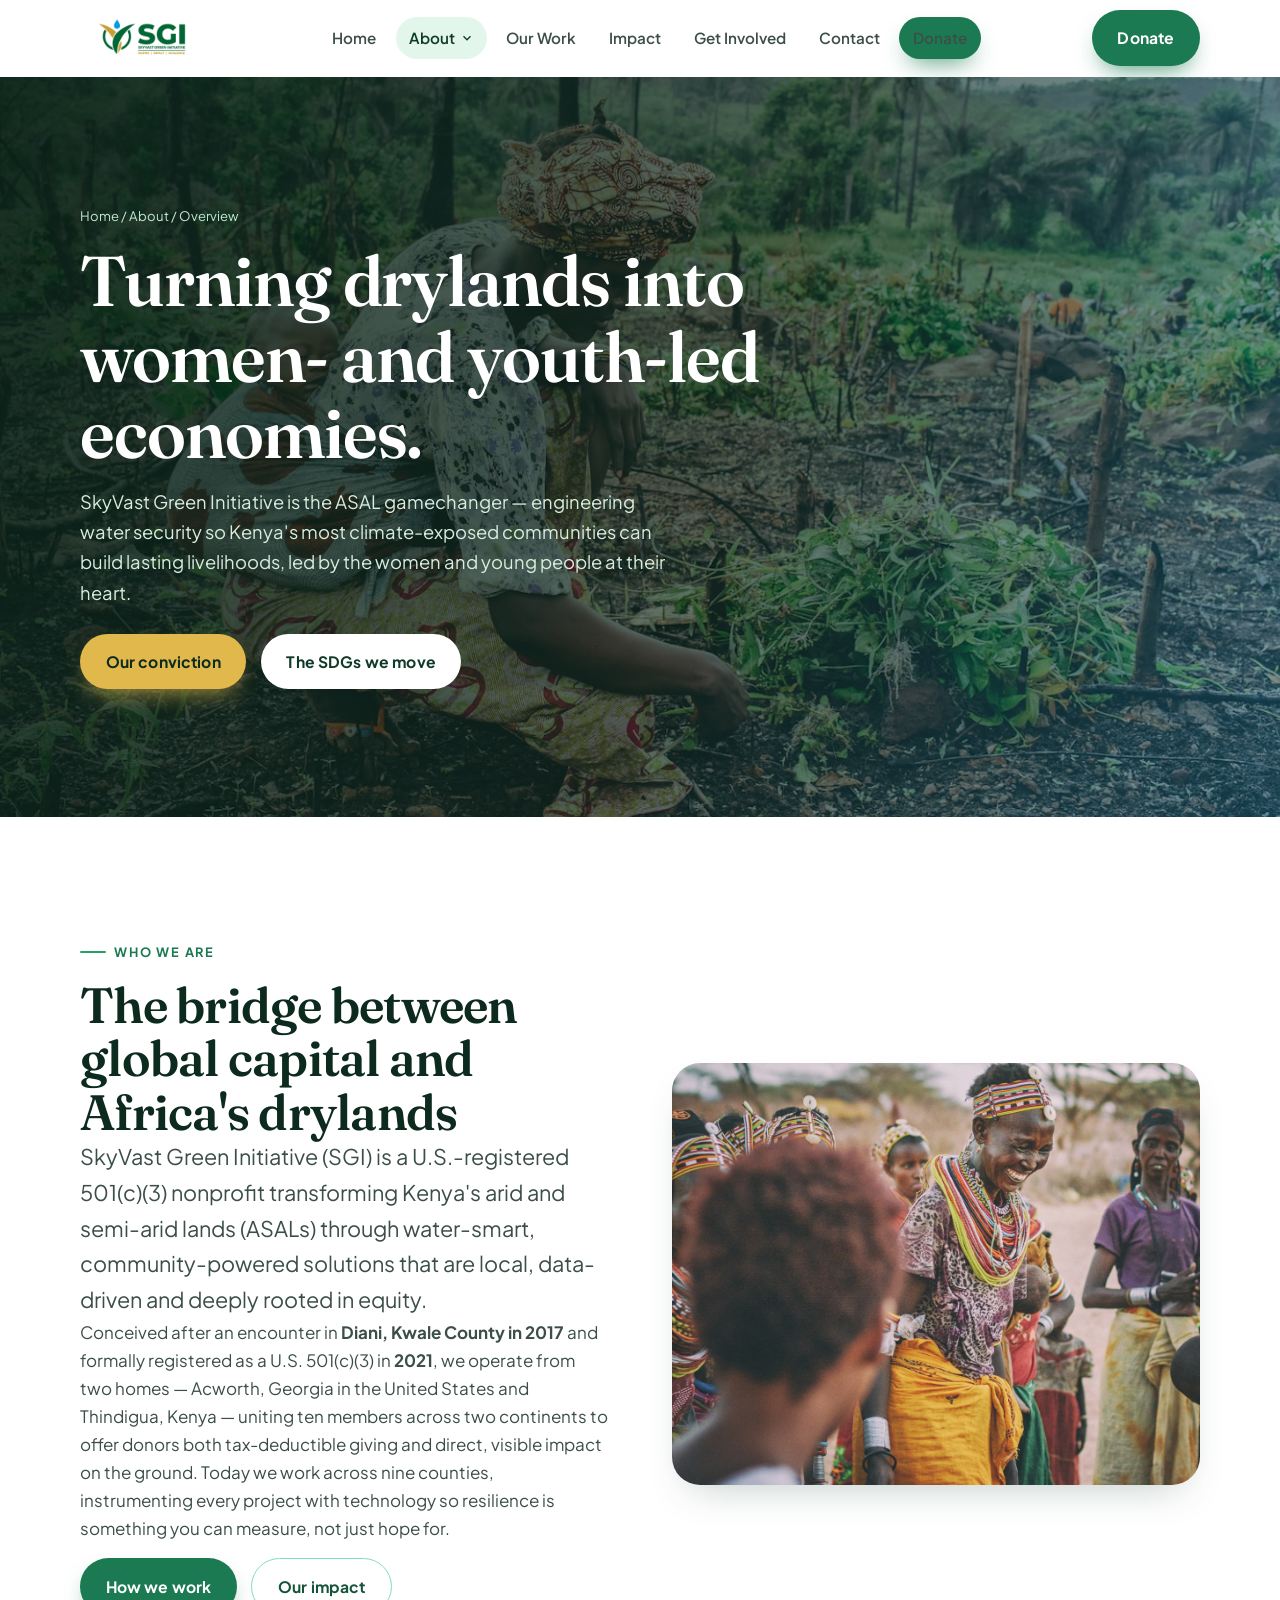
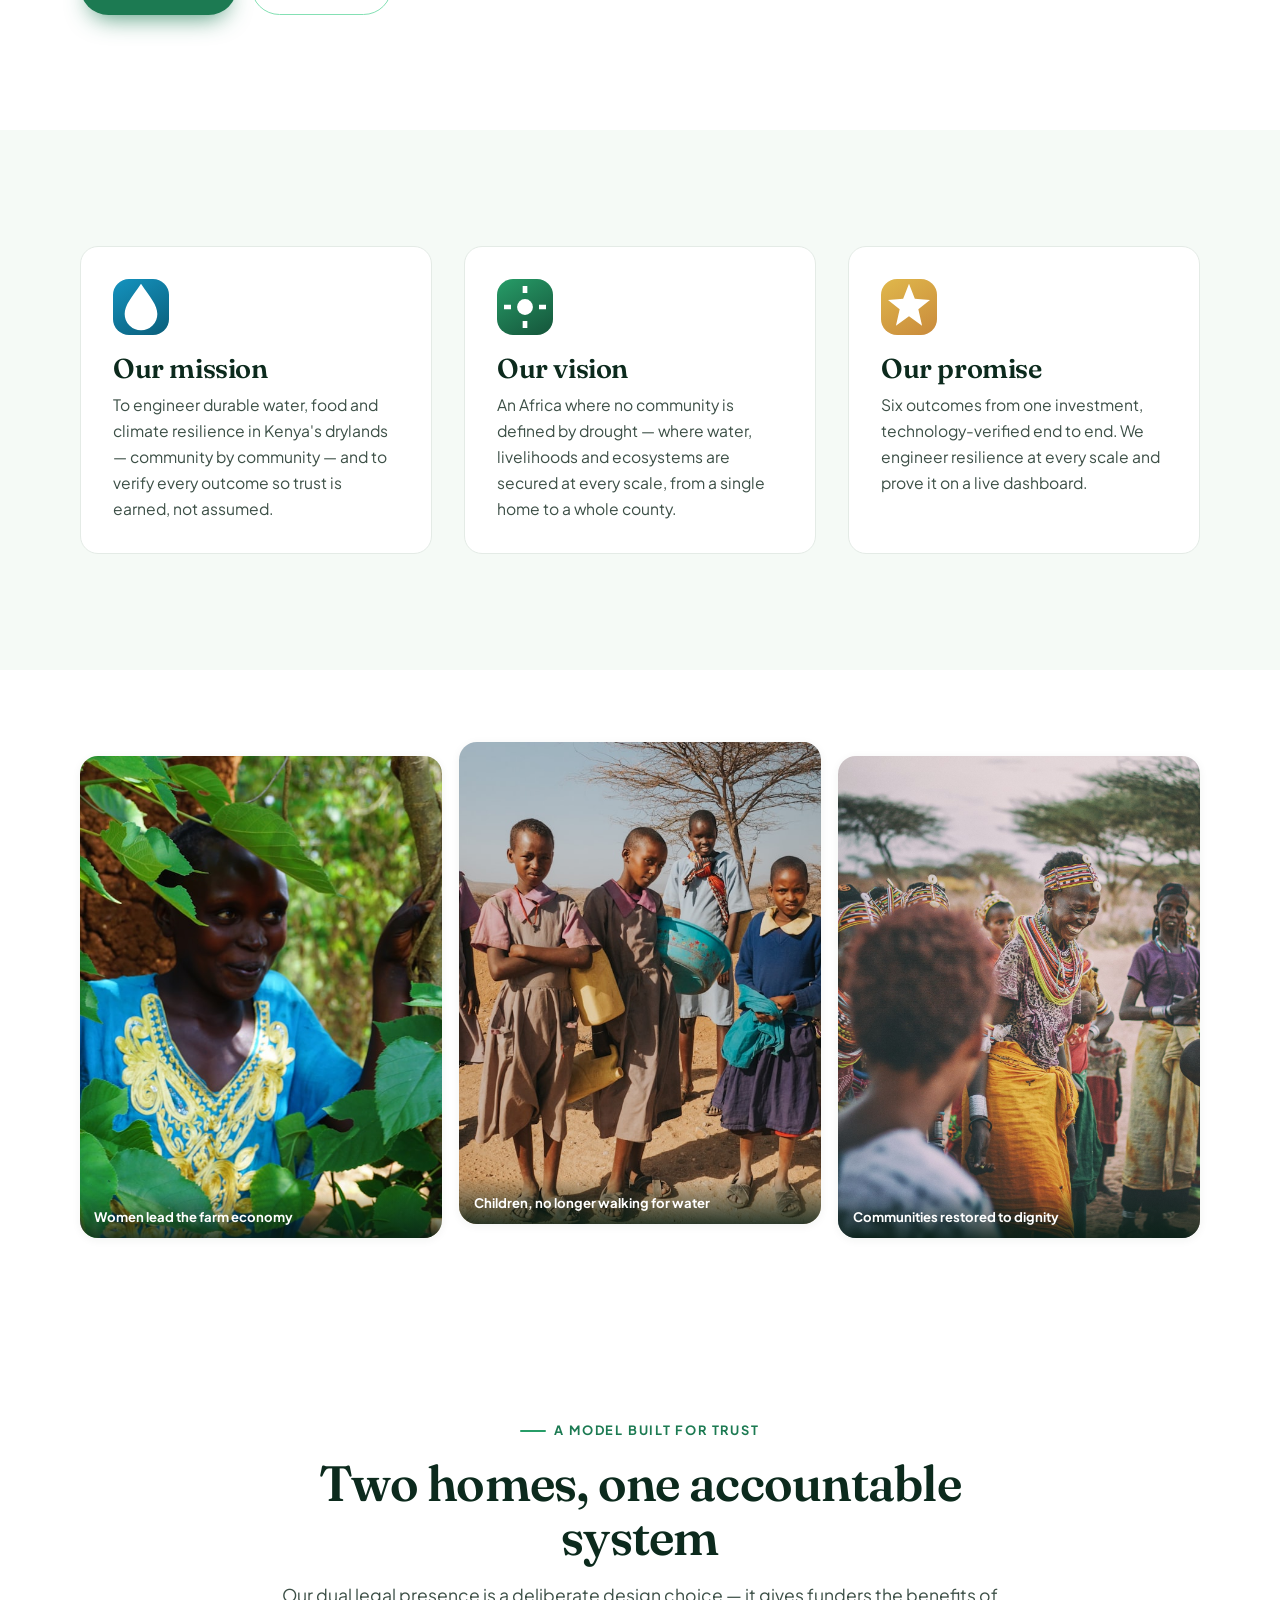
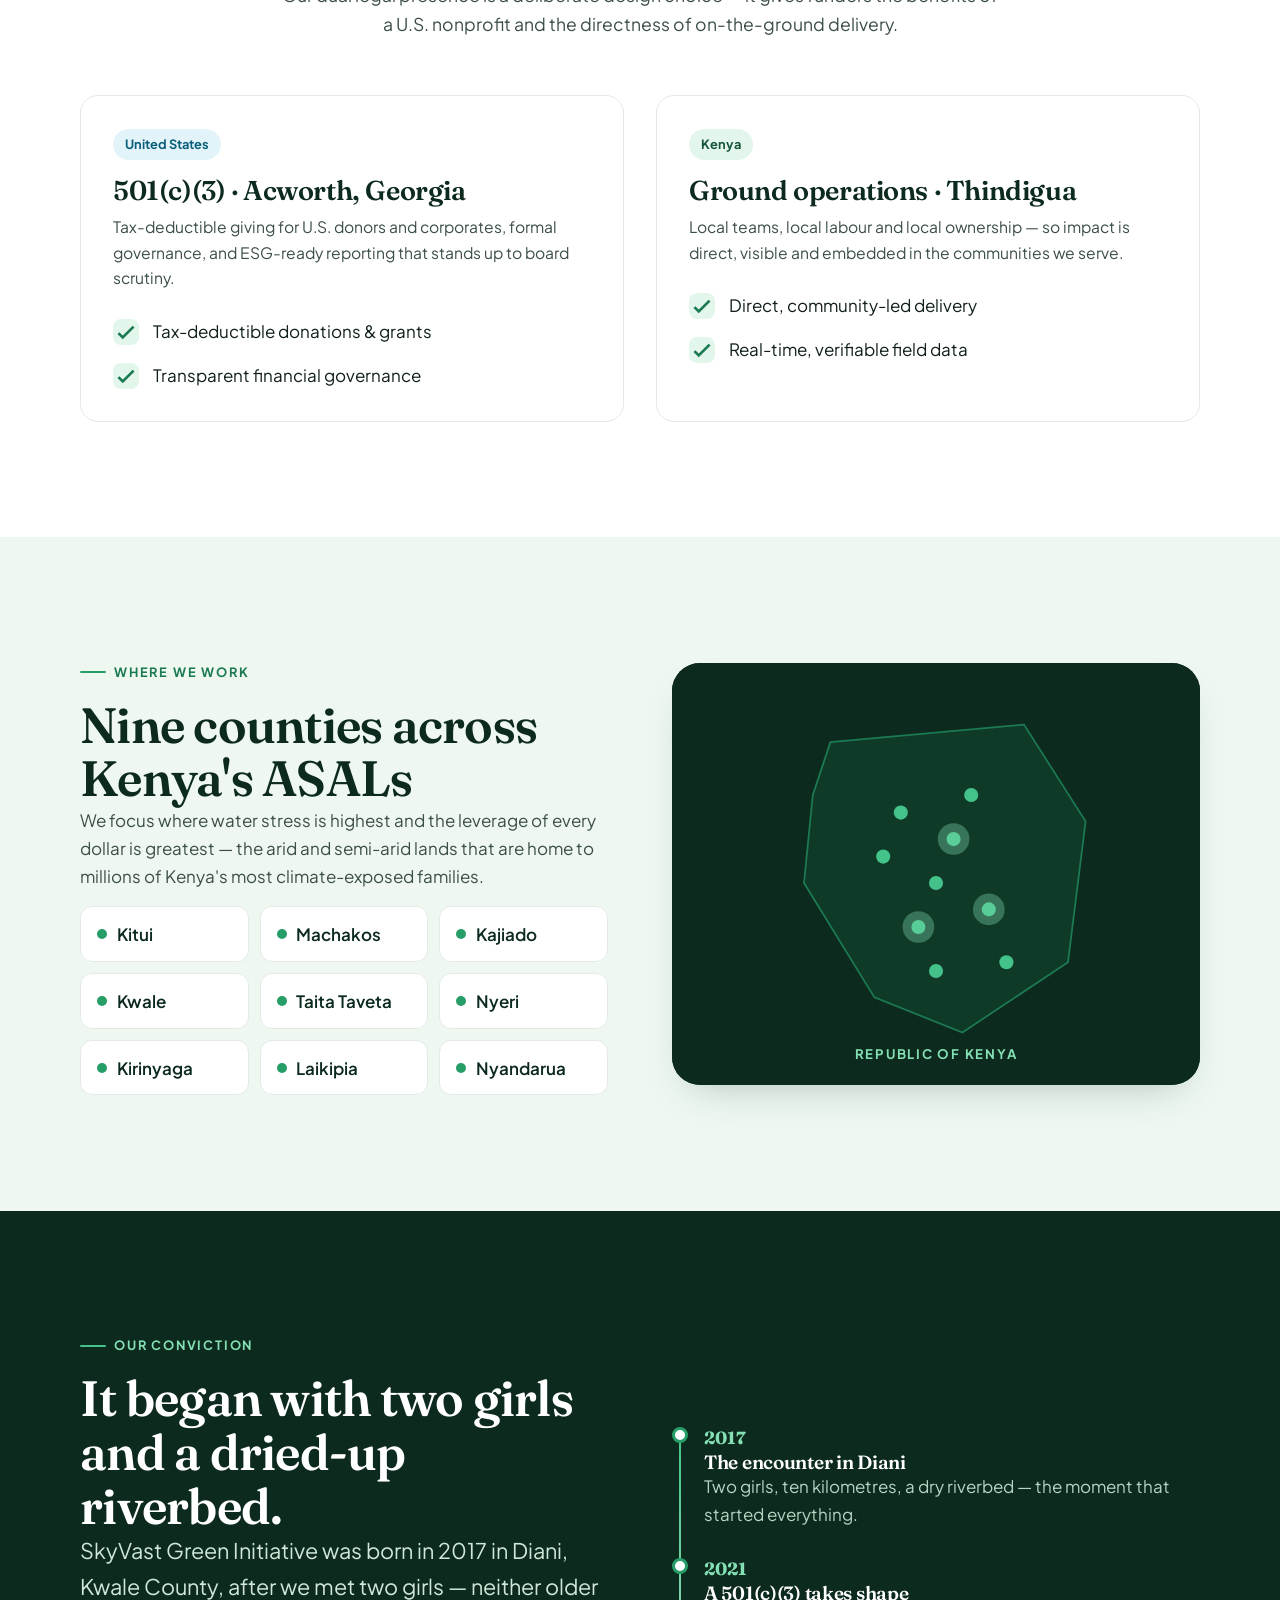
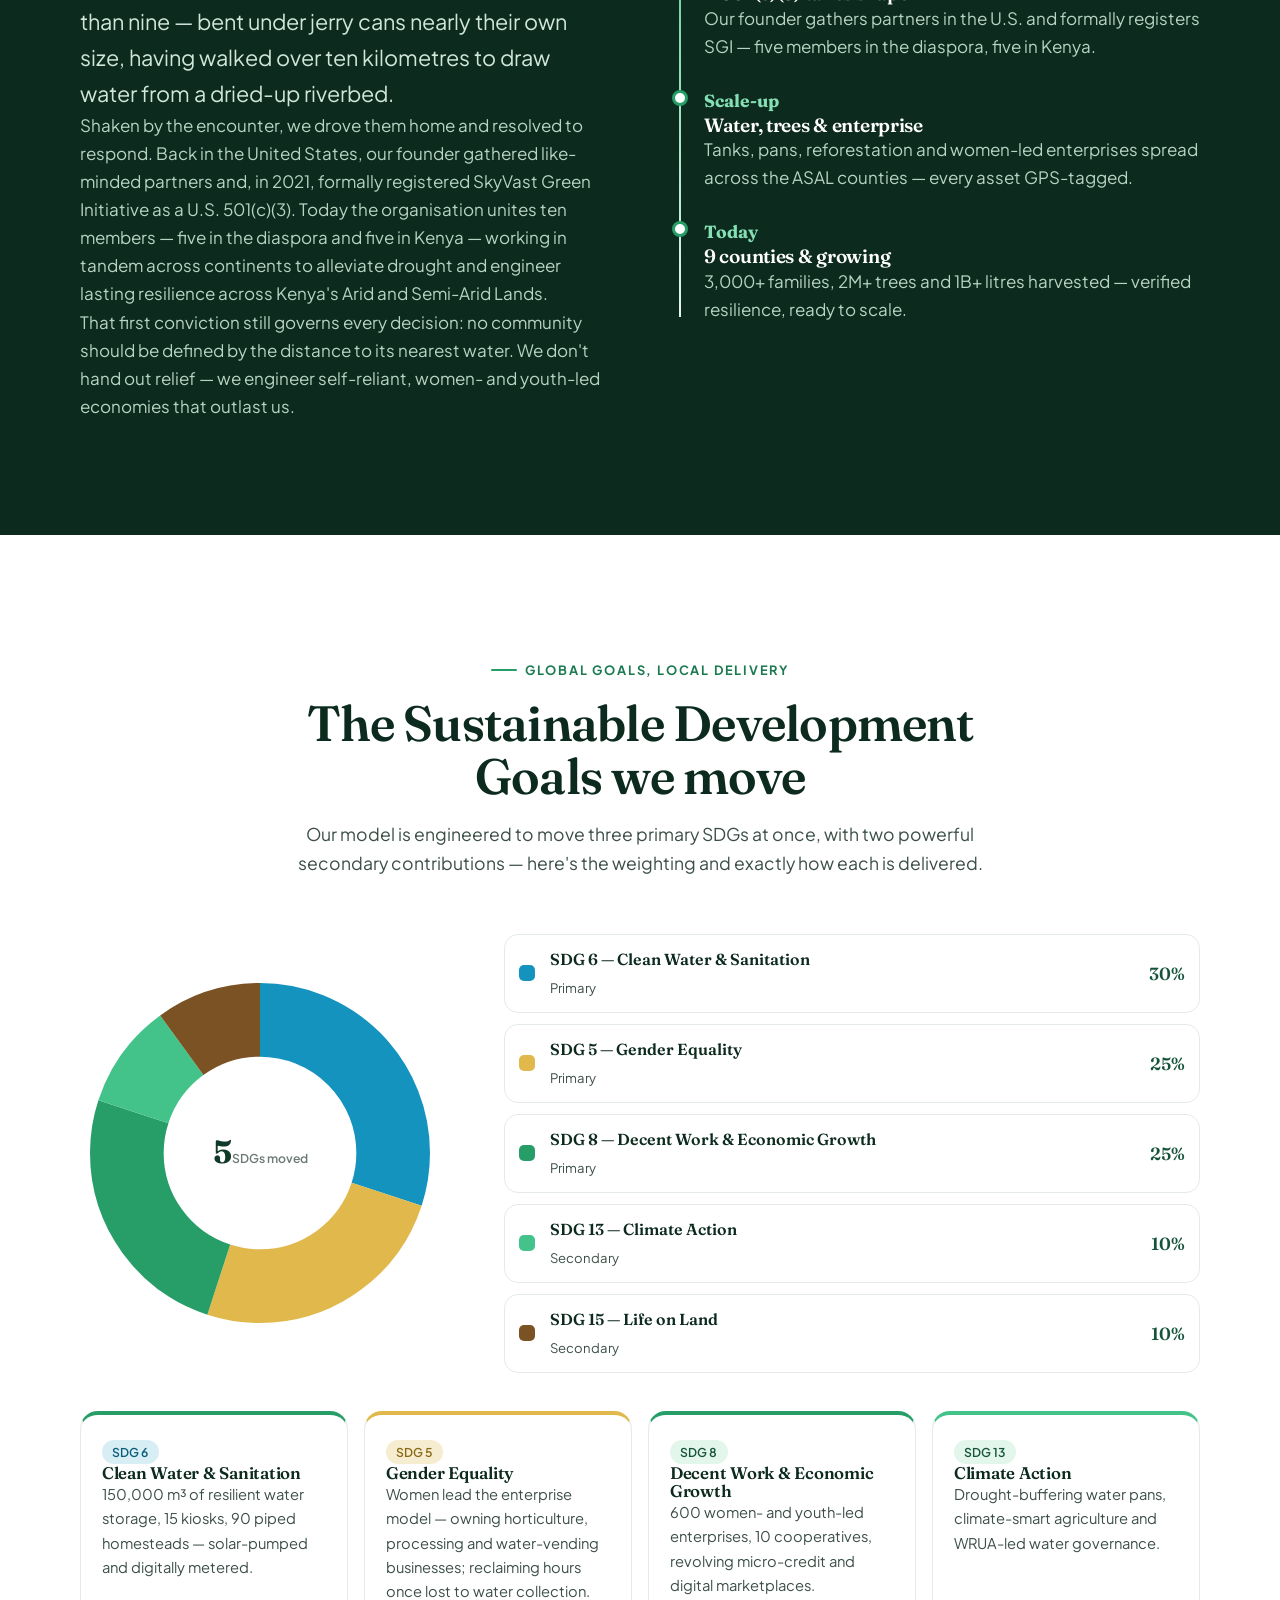
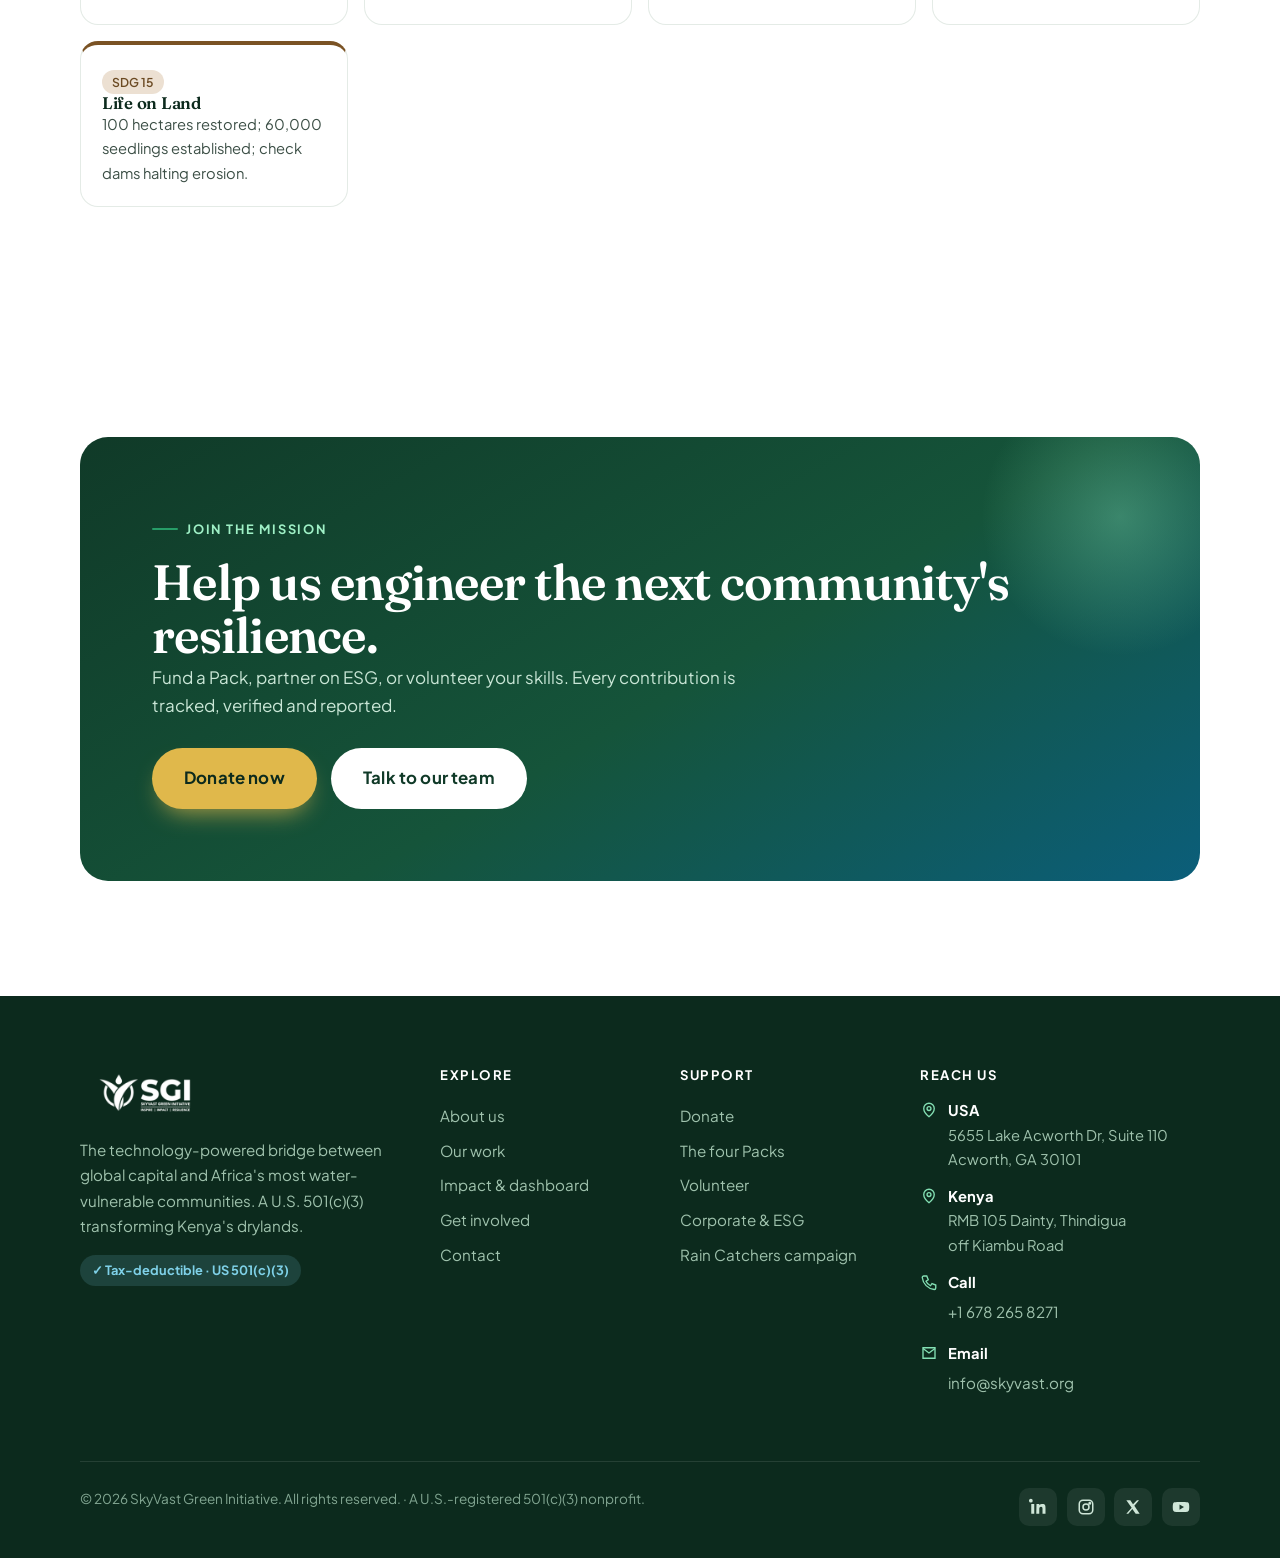
<file: about.html>
<!DOCTYPE html>
<html lang="en">
<head>
<meta charset="UTF-8" />
<meta name="viewport" content="width=device-width, initial-scale=1" />
<title>About — SkyVast Green Initiative</title>
<meta name="description" content="Founded in 2021, SkyVast Green Initiative is a U.S. 501(c)(3) with ground operations in Kenya, engineering water resilience across nine arid and semi-arid counties." />
<link rel="icon" href="data:image/svg+xml,<svg xmlns='http://www.w3.org/2000/svg' viewBox='0 0 100 100'><circle cx='50' cy='50' r='48' fill='%23279d68'/><path d='M50 22c10 16 18 24 18 36a18 18 0 11-36 0c0-12 8-20 18-36z' fill='%23fff'/></svg>" />
<link rel="preconnect" href="https://fonts.googleapis.com" />
<link rel="preconnect" href="https://fonts.gstatic.com" crossorigin />
<link href="https://fonts.googleapis.com/css2?family=Fraunces:ital,opsz,wght@0,9..144,400..700;1,9..144,400..600&family=Plus+Jakarta+Sans:wght@400;500;600;700;800&display=swap" rel="stylesheet" />
<link rel="stylesheet" href="assets/css/styles.css" />
</head>
<body>
<a class="skip-link" href="#main">Skip to content</a>

<header class="site-header">
  <div class="container nav">
    <a class="brand" href="index.html" aria-label="SkyVast Green Initiative home">
      <img class="brand-logo" src="assets/img/logo-color.png" alt="SkyVast Green Initiative — Inspire, Restore, Transform" width="160" height="50" />
    </a>
    <nav class="nav-links" aria-label="Primary">
      <a href="index.html">Home</a>
      <div class="nav-item"><a href="about.html" class="nav-top active">About <svg class="caret" viewBox="0 0 24 24" fill="none" stroke="currentColor" stroke-width="2.2"><path d="M6 9l6 6 6-6"/></svg></a><div class="submenu"><a href="about.html">Overview</a><a href="partners.html">Partners</a><a href="team.html">Team</a><a href="contact.html">Contact Us</a></div></div>
      <a href="our-work.html">Our Work</a>
      <a href="impact.html">Impact</a>
      <a href="get-involved.html">Get Involved</a>
      <a href="contact.html">Contact</a>
      <a class="btn btn--primary" href="get-involved.html#donate">Donate</a>
    </nav>
    <div class="nav-cta"><a class="btn btn--primary" href="get-involved.html#donate">Donate</a></div>
    <button class="nav-toggle" aria-label="Toggle menu" aria-expanded="false"><span></span></button>
  </div>
</header>

<main id="main">

<section class="page-hero has-photo">
  <div class="ph-bg"><img src="assets/img/tree-planting.jpg" alt="" aria-hidden="true" /></div>
  <div class="container">
    <div class="breadcrumb"><a href="index.html">Home</a> / About / Overview</div>
    <h1>Turning drylands into women- and youth-led economies.</h1>
    <p>SkyVast Green Initiative is the ASAL gamechanger — engineering water security so Kenya's most climate-exposed communities can build lasting livelihoods, led by the women and young people at their heart.</p>
    <div class="btn-row" style="margin-top:1.6rem">
      <a class="btn btn--gold" href="#conviction">Our conviction</a>
      <a class="btn btn--light" href="#sdgs">The SDGs we move</a>
    </div>
  </div>
</section>

<!-- MISSION -->
<section class="section">
  <div class="container split">
    <div class="split-copy reveal">
      <span class="eyebrow">Who we are</span>
      <h2>The bridge between global capital and Africa's drylands</h2>
      <p class="lede">SkyVast Green Initiative (SGI) is a U.S.-registered 501(c)(3) nonprofit transforming Kenya's arid and semi-arid lands (ASALs) through water-smart, community-powered solutions that are local, data-driven and deeply rooted in equity.</p>
      <p>Conceived after an encounter in <b>Diani, Kwale County in 2017</b> and formally registered as a U.S. 501(c)(3) in <b>2021</b>, we operate from two homes — Acworth, Georgia in the United States and Thindigua, Kenya — uniting ten members across two continents to offer donors both tax-deductible giving and direct, visible impact on the ground. Today we work across nine counties, instrumenting every project with technology so resilience is something you can measure, not just hope for.</p>
      <div class="btn-row mt-1">
        <a class="btn btn--primary" href="our-work.html">How we work</a>
        <a class="btn btn--ghost" href="impact.html">Our impact</a>
      </div>
    </div>
    <div class="split-media reveal" data-delay="1">
      <img src="assets/img/water-collect.jpg" alt="Women of a Northern Kenyan community" loading="lazy" />
    </div>
  </div>
</section>

<!-- MISSION / VISION / VALUES -->
<section class="section bg-soft">
  <div class="container">
    <div class="grid grid-3">
      <div class="card reveal" data-delay="0">
        <span class="ic-badge c-water"><svg viewBox="0 0 24 24" fill="currentColor"><path d="M12 2c4 6 7 9 7 13a7 7 0 11-14 0c0-4 3-7 7-13z"/></svg></span>
        <h3>Our mission</h3>
        <p>To engineer durable water, food and climate resilience in Kenya's drylands — community by community — and to verify every outcome so trust is earned, not assumed.</p>
      </div>
      <div class="card reveal" data-delay="1">
        <span class="ic-badge c-green"><svg viewBox="0 0 24 24" fill="currentColor"><circle cx="12" cy="12" r="3.4"/><path d="M12 3v3M12 18v3M3 12h3M18 12h3" stroke="#fff" stroke-width="2"/></svg></span>
        <h3>Our vision</h3>
        <p>An Africa where no community is defined by drought — where water, livelihoods and ecosystems are secured at every scale, from a single home to a whole county.</p>
      </div>
      <div class="card reveal" data-delay="2">
        <span class="ic-badge c-gold"><svg viewBox="0 0 24 24" fill="currentColor"><path d="M12 2l2.5 6.5L21 9l-5 4 1.6 7L12 16l-5.6 4L8 13 3 9l6.5-.5z"/></svg></span>
        <h3>Our promise</h3>
        <p>Six outcomes from one investment, technology-verified end to end. We engineer resilience at every scale and prove it on a live dashboard.</p>
      </div>
    </div>
  </div>
</section>

<!-- SGI PICTURES BAND -->
<section class="section--tight">
  <div class="container">
    <div class="photo-strip reveal" style="grid-template-columns:repeat(3,1fr)">
      <figure><img src="assets/img/seedling.jpg" alt="A woman farmer with her child among new green growth" loading="lazy" /><figcaption>Women lead the farm economy</figcaption></figure>
      <figure><img src="assets/img/community.jpg" alt="Children carrying water near a community water point" loading="lazy" /><figcaption>Children, no longer walking for water</figcaption></figure>
      <figure><img src="assets/img/water-collect.jpg" alt="Women of a Northern Kenyan community together" loading="lazy" /><figcaption>Communities restored to dignity</figcaption></figure>
    </div>
  </div>
</section>

<!-- DUAL PRESENCE -->
<section class="section">
  <div class="container">
    <div class="section-head center reveal">
      <span class="eyebrow">A model built for trust</span>
      <h2>Two homes, one accountable system</h2>
      <p>Our dual legal presence is a deliberate design choice — it gives funders the benefits of a U.S. nonprofit and the directness of on-the-ground delivery.</p>
    </div>
    <div class="grid grid-2">
      <div class="card reveal">
        <span class="badge-verified">United States</span>
        <h3 style="margin-top:1rem">501(c)(3) · Acworth, Georgia</h3>
        <p>Tax-deductible giving for U.S. donors and corporates, formal governance, and ESG-ready reporting that stands up to board scrutiny.</p>
        <ul class="feature-list">
          <li><span class="chk"><svg viewBox="0 0 24 24" fill="none" stroke="currentColor" stroke-width="2.5"><path d="M5 13l4 4L19 7"/></svg></span><span>Tax-deductible donations &amp; grants</span></li>
          <li><span class="chk"><svg viewBox="0 0 24 24" fill="none" stroke="currentColor" stroke-width="2.5"><path d="M5 13l4 4L19 7"/></svg></span><span>Transparent financial governance</span></li>
        </ul>
      </div>
      <div class="card reveal" data-delay="1">
        <span class="badge-verified" style="background:var(--green-100);color:var(--green-700)">Kenya</span>
        <h3 style="margin-top:1rem">Ground operations · Thindigua</h3>
        <p>Local teams, local labour and local ownership — so impact is direct, visible and embedded in the communities we serve.</p>
        <ul class="feature-list">
          <li><span class="chk"><svg viewBox="0 0 24 24" fill="none" stroke="currentColor" stroke-width="2.5"><path d="M5 13l4 4L19 7"/></svg></span><span>Direct, community-led delivery</span></li>
          <li><span class="chk"><svg viewBox="0 0 24 24" fill="none" stroke="currentColor" stroke-width="2.5"><path d="M5 13l4 4L19 7"/></svg></span><span>Real-time, verifiable field data</span></li>
        </ul>
      </div>
    </div>
  </div>
</section>

<!-- COUNTIES -->
<section class="section bg-mint">
  <div class="container split">
    <div class="split-copy reveal">
      <span class="eyebrow">Where we work</span>
      <h2>Nine counties across Kenya's ASALs</h2>
      <p>We focus where water stress is highest and the leverage of every dollar is greatest — the arid and semi-arid lands that are home to millions of Kenya's most climate-exposed families.</p>
      <div class="county-grid mt-1">
        <span class="county-chip"><span class="pin"></span>Kitui</span>
        <span class="county-chip"><span class="pin"></span>Machakos</span>
        <span class="county-chip"><span class="pin"></span>Kajiado</span>
        <span class="county-chip"><span class="pin"></span>Kwale</span>
        <span class="county-chip"><span class="pin"></span>Taita Taveta</span>
        <span class="county-chip"><span class="pin"></span>Nyeri</span>
        <span class="county-chip"><span class="pin"></span>Kirinyaga</span>
        <span class="county-chip"><span class="pin"></span>Laikipia</span>
        <span class="county-chip"><span class="pin"></span>Nyandarua</span>
      </div>
    </div>
    <div class="split-media reveal" data-delay="1" style="background:#0c2a1d">
      <svg viewBox="0 0 600 480" preserveAspectRatio="xMidYMid slice" role="img" aria-label="Map of Kenya with nine county locations marked">
        <rect width="600" height="480" fill="#0c2a1d"/>
        <path d="M180 90 L400 70 L470 180 L450 340 L330 420 L230 380 L150 250 L160 150 Z" fill="#103a28" stroke="#1c7a52" stroke-width="2"/>
        <g fill="#43c389">
          <circle cx="320" cy="200" r="8"/><circle cx="300" cy="250" r="8"/><circle cx="280" cy="300" r="8"/>
          <circle cx="360" cy="280" r="8"/><circle cx="380" cy="340" r="8"/><circle cx="260" cy="170" r="8"/>
          <circle cx="240" cy="220" r="8"/><circle cx="340" cy="150" r="8"/><circle cx="300" cy="350" r="8"/>
        </g>
        <g fill="#84e0b4" opacity="0.35">
          <circle cx="320" cy="200" r="18"/><circle cx="360" cy="280" r="18"/><circle cx="280" cy="300" r="18"/>
        </g>
        <text x="300" y="450" text-anchor="middle" fill="#84e0b4" font-family="Plus Jakarta Sans" font-size="15" font-weight="700" letter-spacing="2">REPUBLIC OF KENYA</text>
      </svg>
    </div>
  </div>
</section>

<!-- CONVICTION / OUR STORY -->
<section class="section bg-dark" id="conviction">
  <div class="container split">
    <div class="split-copy reveal">
      <span class="eyebrow">Our conviction</span>
      <h2>It began with two girls and a dried-up riverbed.</h2>
      <p class="lede" style="color:#cfe6d8">SkyVast Green Initiative was born in 2017 in Diani, Kwale County, after we met two girls — neither older than nine — bent under jerry cans nearly their own size, having walked over ten kilometres to draw water from a dried-up riverbed.</p>
      <p style="color:#b7d3c2">Shaken by the encounter, we drove them home and resolved to respond. Back in the United States, our founder gathered like-minded partners and, in 2021, formally registered SkyVast Green Initiative as a U.S. 501(c)(3). Today the organisation unites ten members — five in the diaspora and five in Kenya — working in tandem across continents to alleviate drought and engineer lasting resilience across Kenya's Arid and Semi-Arid Lands.</p>
      <p style="color:#b7d3c2">That first conviction still governs every decision: no community should be defined by the distance to its nearest water. We don't hand out relief — we engineer self-reliant, women- and youth-led economies that outlast us.</p>
    </div>
    <div class="reveal" data-delay="1">
      <div class="timeline" style="--tl-color:#43c389">
        <div class="tl-item" style="border-color:#1c7a52"><div class="yr" style="color:#84e0b4">2017</div><h3 style="font-size:1.2rem;color:#fff">The encounter in Diani</h3><p style="color:#b7d3c2">Two girls, ten kilometres, a dry riverbed — the moment that started everything.</p></div>
        <div class="tl-item" style="border-color:#1c7a52"><div class="yr" style="color:#84e0b4">2021</div><h3 style="font-size:1.2rem;color:#fff">A 501(c)(3) takes shape</h3><p style="color:#b7d3c2">Our founder gathers partners in the U.S. and formally registers SGI — five members in the diaspora, five in Kenya.</p></div>
        <div class="tl-item" style="border-color:#1c7a52"><div class="yr" style="color:#84e0b4">Scale-up</div><h3 style="font-size:1.2rem;color:#fff">Water, trees &amp; enterprise</h3><p style="color:#b7d3c2">Tanks, pans, reforestation and women-led enterprises spread across the ASAL counties — every asset GPS-tagged.</p></div>
        <div class="tl-item" style="border-color:#1c7a52"><div class="yr" style="color:#84e0b4">Today</div><h3 style="font-size:1.2rem;color:#fff">9 counties &amp; growing</h3><p style="color:#b7d3c2">3,000+ families, 2M+ trees and 1B+ litres harvested — verified resilience, ready to scale.</p></div>
      </div>
    </div>
  </div>
</section>

<!-- SDGs -->
<section class="section" id="sdgs">
  <div class="container">
    <div class="section-head center reveal">
      <span class="eyebrow">Global goals, local delivery</span>
      <h2>The Sustainable Development Goals we move</h2>
      <p>Our model is engineered to move three primary SDGs at once, with two powerful secondary contributions — here's the weighting and exactly how each is delivered.</p>
    </div>

    <div class="sdg-wrap reveal">
      <div class="donut">
        <svg viewBox="0 0 120 120" role="img" aria-label="Donut chart of SDG contribution weighting">
          <!-- circumference = 2*pi*47 ≈ 295.3 -->
          <circle class="donut-seg" cx="60" cy="60" r="47" stroke="#1493bf" stroke-dasharray="88.6 206.7" stroke-dashoffset="0"></circle>
          <circle class="donut-seg" cx="60" cy="60" r="47" stroke="#e0b84b" stroke-dasharray="73.8 221.5" stroke-dashoffset="-88.6"></circle>
          <circle class="donut-seg" cx="60" cy="60" r="47" stroke="#279d68" stroke-dasharray="73.8 221.5" stroke-dashoffset="-162.4"></circle>
          <circle class="donut-seg" cx="60" cy="60" r="47" stroke="#43c389" stroke-dasharray="29.5 265.8" stroke-dashoffset="-236.2"></circle>
          <circle class="donut-seg" cx="60" cy="60" r="47" stroke="#7a5224" stroke-dasharray="29.5 265.8" stroke-dashoffset="-265.7"></circle>
        </svg>
        <div class="donut-center"><div><b>5</b><span>SDGs moved</span></div></div>
      </div>
      <div class="sdg-legend">
        <div class="sdg-row"><span class="sdg-dot" style="background:#1493bf"></span><div><b>SDG 6 — Clean Water &amp; Sanitation</b><small>Primary</small></div><span class="sdg-pct">30%</span></div>
        <div class="sdg-row"><span class="sdg-dot" style="background:#e0b84b"></span><div><b>SDG 5 — Gender Equality</b><small>Primary</small></div><span class="sdg-pct">25%</span></div>
        <div class="sdg-row"><span class="sdg-dot" style="background:#279d68"></span><div><b>SDG 8 — Decent Work &amp; Economic Growth</b><small>Primary</small></div><span class="sdg-pct">25%</span></div>
        <div class="sdg-row"><span class="sdg-dot" style="background:#43c389"></span><div><b>SDG 13 — Climate Action</b><small>Secondary</small></div><span class="sdg-pct">10%</span></div>
        <div class="sdg-row"><span class="sdg-dot" style="background:#7a5224"></span><div><b>SDG 15 — Life on Land</b><small>Secondary</small></div><span class="sdg-pct">10%</span></div>
      </div>
    </div>

    <div class="sdg-detail reveal">
      <div class="sdg-card"><span class="tag" style="background:#d8eef5;color:#0b5e7a">SDG 6</span><h3 style="font-size:1.05rem">Clean Water &amp; Sanitation</h3><p style="font-size:.92rem;color:var(--ink-soft)">150,000 m³ of resilient water storage, 15 kiosks, 90 piped homesteads — solar-pumped and digitally metered.</p></div>
      <div class="sdg-card" style="border-top-color:#e0b84b"><span class="tag" style="background:#f6eccf;color:#8a6a14">SDG 5</span><h3 style="font-size:1.05rem">Gender Equality</h3><p style="font-size:.92rem;color:var(--ink-soft)">Women lead the enterprise model — owning horticulture, processing and water-vending businesses; reclaiming hours once lost to water collection.</p></div>
      <div class="sdg-card"><span class="tag">SDG 8</span><h3 style="font-size:1.05rem">Decent Work &amp; Economic Growth</h3><p style="font-size:.92rem;color:var(--ink-soft)">600 women- and youth-led enterprises, 10 cooperatives, revolving micro-credit and digital marketplaces.</p></div>
      <div class="sdg-card" style="border-top-color:#43c389"><span class="tag">SDG 13</span><h3 style="font-size:1.05rem">Climate Action</h3><p style="font-size:.92rem;color:var(--ink-soft)">Drought-buffering water pans, climate-smart agriculture and WRUA-led water governance.</p></div>
      <div class="sdg-card" style="border-top-color:#7a5224"><span class="tag" style="background:#ece0d2;color:#6b4a23">SDG 15</span><h3 style="font-size:1.05rem">Life on Land</h3><p style="font-size:.92rem;color:var(--ink-soft)">100 hectares restored; 60,000 seedlings established; check dams halting erosion.</p></div>
    </div>
  </div>
</section>

<!-- CTA -->
<section class="section">
  <div class="container">
    <div class="cta-band reveal">
      <span class="eyebrow" style="color:#9ff0c6">Join the mission</span>
      <h2>Help us engineer the next community's resilience.</h2>
      <p>Fund a Pack, partner on ESG, or volunteer your skills. Every contribution is tracked, verified and reported.</p>
      <div class="btn-row">
        <a class="btn btn--gold btn--lg" href="get-involved.html#donate">Donate now</a>
        <a class="btn btn--light btn--lg" href="contact.html">Talk to our team</a>
      </div>
    </div>
  </div>
</section>

</main>

<footer class="site-footer">
  <div class="container">
    <div class="footer-grid">
      <div class="footer-col footer-col--brand">
        <a class="brand" href="index.html"><img class="brand-logo brand-logo--invert" src="assets/img/logo-color.png" alt="SkyVast Green Initiative" width="160" height="50" /></a>
        <p class="footer-about">The technology-powered bridge between global capital and Africa's most water-vulnerable communities. A U.S. 501(c)(3) transforming Kenya's drylands.</p>
        <span class="badge-verified" style="margin-top:1.1rem;background:rgba(127,209,232,.15);color:#7fd1e8">✓ Tax-deductible · US 501(c)(3)</span>
      </div>
      <div class="footer-col"><h4>Explore</h4><a href="about.html">About us</a><a href="our-work.html">Our work</a><a href="impact.html">Impact &amp; dashboard</a><a href="get-involved.html">Get involved</a><a href="contact.html">Contact</a></div>
      <div class="footer-col"><h4>Support</h4><a href="get-involved.html#donate">Donate</a><a href="get-involved.html#packs">The four Packs</a><a href="get-involved.html#volunteer">Volunteer</a><a href="get-involved.html#partner">Corporate &amp; ESG</a><a href="get-involved.html#campaign">Rain Catchers campaign</a></div>
      <div class="footer-col"><h4>Reach us</h4><ul class="footer-contact"><li><svg viewBox="0 0 24 24" fill="none" stroke="currentColor" stroke-width="1.8"><path d="M12 21s-7-5.6-7-11a7 7 0 0114 0c0 5.4-7 11-7 11z"/><circle cx="12" cy="10" r="2.6"/></svg><span><b style="color:#fff">USA</b><br/>5655 Lake Acworth Dr, Suite 110<br/>Acworth, GA 30101</span></li><li><svg viewBox="0 0 24 24" fill="none" stroke="currentColor" stroke-width="1.8"><path d="M12 21s-7-5.6-7-11a7 7 0 0114 0c0 5.4-7 11-7 11z"/><circle cx="12" cy="10" r="2.6"/></svg><span><b style="color:#fff">Kenya</b><br/>RMB 105 Dainty, Thindigua<br/>off Kiambu Road</span></li><li><svg viewBox="0 0 24 24" fill="none" stroke="currentColor" stroke-width="1.8"><path d="M5 4h4l2 5-3 2a12 12 0 006 6l2-3 5 2v4a2 2 0 01-2 2A18 18 0 013 6a2 2 0 012-2z"/></svg><span><b style="color:#fff">Call</b><br/><a href="tel:+16782658271" style="color:inherit">+1 678 265 8271</a></span></li><li><svg viewBox="0 0 24 24" fill="none" stroke="currentColor" stroke-width="1.8"><path d="M4 5h16v14H4z"/><path d="M4 6l8 6 8-6"/></svg><span><b style="color:#fff">Email</b><br/><a href="mailto:info@skyvast.org" style="color:inherit">info@skyvast.org</a></span></li></ul></div>
    </div>
    <div class="footer-bottom">
      <span>© <span data-year>2026</span> SkyVast Green Initiative. All rights reserved. · A U.S.-registered 501(c)(3) nonprofit.</span>
      <div class="socials">
        <a href="https://skyvast.org/" target="_blank" rel="noopener" aria-label="LinkedIn"><svg viewBox="0 0 24 24" fill="currentColor" width="18"><path d="M4.98 3.5A2.5 2.5 0 102.5 6 2.5 2.5 0 004.98 3.5zM3 8h4v13H3zM10 8h3.8v1.8h.05A4.2 4.2 0 0118 8c4 0 4 2.6 4 6v7h-4v-6c0-1.5 0-3.3-2-3.3s-2.3 1.6-2.3 3.2V21h-4z"/></svg></a>
        <a href="https://skyvast.org/" target="_blank" rel="noopener" aria-label="Instagram"><svg viewBox="0 0 24 24" fill="none" stroke="currentColor" stroke-width="2" width="18"><rect x="3" y="3" width="18" height="18" rx="5"/><circle cx="12" cy="12" r="4"/><circle cx="17" cy="7" r="1" fill="currentColor"/></svg></a>
        <a href="https://skyvast.org/" target="_blank" rel="noopener" aria-label="X"><svg viewBox="0 0 24 24" fill="currentColor" width="16"><path d="M18 2h3l-7 8 8 12h-6l-5-7-6 7H2l8-9L2 2h6l4 6z"/></svg></a>
        <a href="https://skyvast.org/" target="_blank" rel="noopener" aria-label="YouTube"><svg viewBox="0 0 24 24" fill="currentColor" width="18"><path d="M23 12s0-3-.4-4.4a2.6 2.6 0 00-1.8-1.8C19.3 5.4 12 5.4 12 5.4s-7.3 0-8.8.4A2.6 2.6 0 001.4 7.6C1 9 1 12 1 12s0 3 .4 4.4a2.6 2.6 0 001.8 1.8c1.5.4 8.8.4 8.8.4s7.3 0 8.8-.4a2.6 2.6 0 001.8-1.8C23 15 23 12 23 12zM10 15.5v-7l6 3.5z"/></svg></a>
      </div>
    </div>
  </div>
</footer>

<script src="assets/js/main.js"></script>
</body>
</html>
</file>
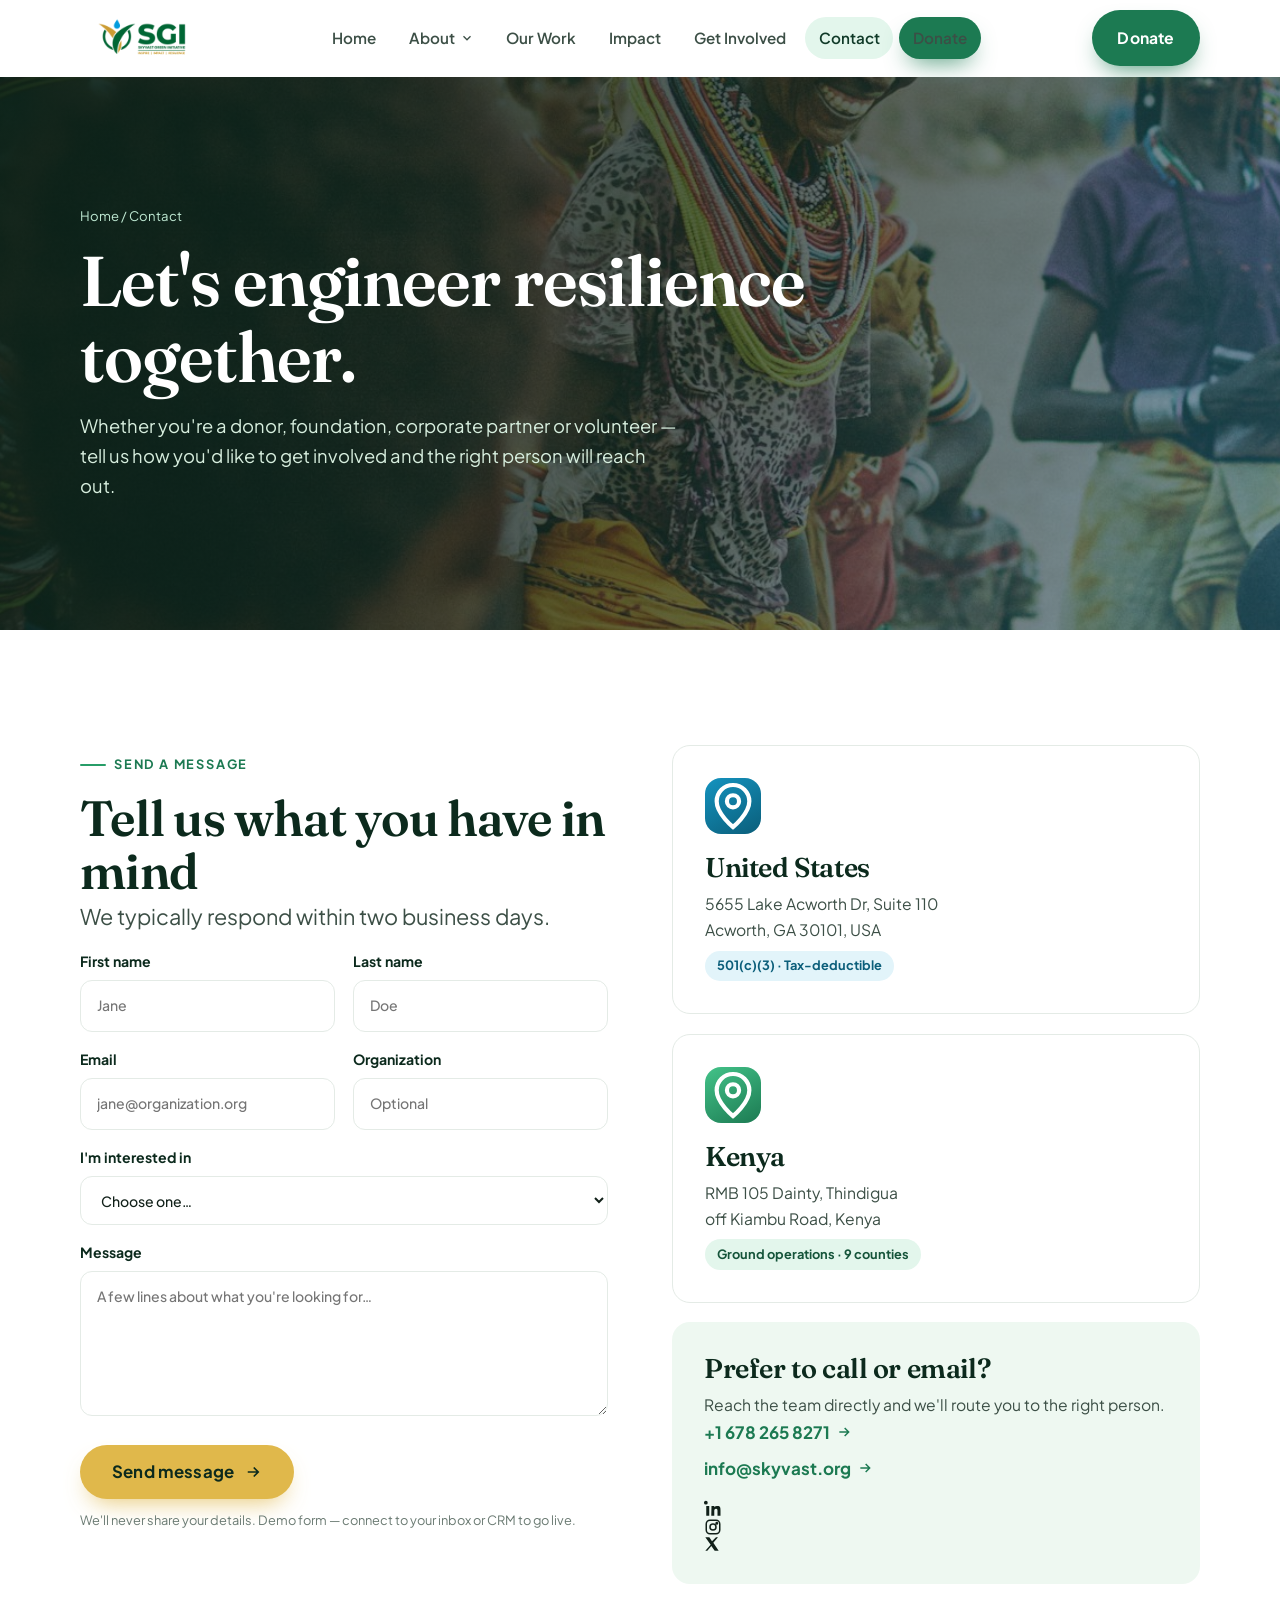
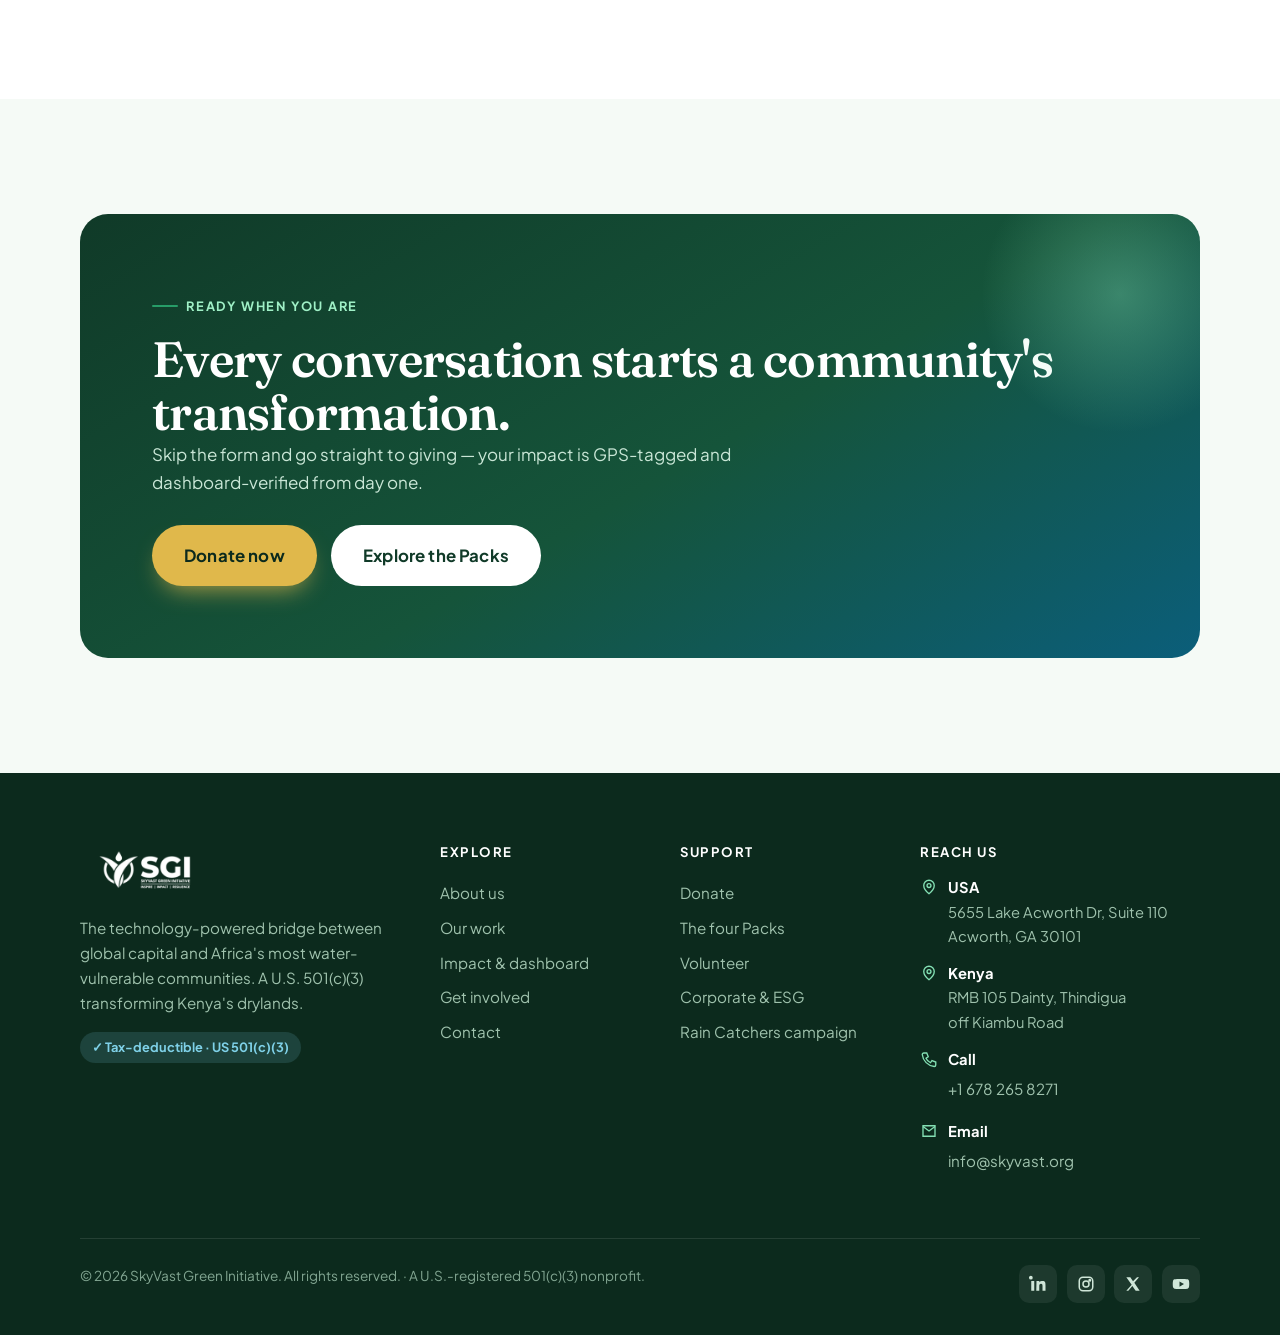
<file: contact.html>
<!DOCTYPE html>
<html lang="en">
<head>
<meta charset="UTF-8" />
<meta name="viewport" content="width=device-width, initial-scale=1" />
<title>Contact — SkyVast Green Initiative</title>
<meta name="description" content="Talk to SkyVast Green Initiative about donating, partnering, volunteering or grants. Offices in Acworth, GA (USA) and Thindigua, Kenya." />
<link rel="icon" href="data:image/svg+xml,<svg xmlns='http://www.w3.org/2000/svg' viewBox='0 0 100 100'><circle cx='50' cy='50' r='48' fill='%23279d68'/><path d='M50 22c10 16 18 24 18 36a18 18 0 11-36 0c0-12 8-20 18-36z' fill='%23fff'/></svg>" />
<link rel="preconnect" href="https://fonts.googleapis.com" />
<link rel="preconnect" href="https://fonts.gstatic.com" crossorigin />
<link href="https://fonts.googleapis.com/css2?family=Fraunces:ital,opsz,wght@0,9..144,400..700;1,9..144,400..600&family=Plus+Jakarta+Sans:wght@400;500;600;700;800&display=swap" rel="stylesheet" />
<link rel="stylesheet" href="assets/css/styles.css" />
</head>
<body>
<a class="skip-link" href="#main">Skip to content</a>

<header class="site-header">
  <div class="container nav">
    <a class="brand" href="index.html" aria-label="SkyVast Green Initiative home">
      <img class="brand-logo" src="assets/img/logo-color.png" alt="SkyVast Green Initiative — Inspire, Restore, Transform" width="160" height="50" />
    </a>
    <nav class="nav-links" aria-label="Primary">
      <a href="index.html">Home</a>
      <div class="nav-item"><a href="about.html" class="nav-top">About <svg class="caret" viewBox="0 0 24 24" fill="none" stroke="currentColor" stroke-width="2.2"><path d="M6 9l6 6 6-6"/></svg></a><div class="submenu"><a href="about.html">Overview</a><a href="partners.html">Partners</a><a href="team.html">Team</a><a href="contact.html">Contact Us</a></div></div>
      <a href="our-work.html">Our Work</a>
      <a href="impact.html">Impact</a>
      <a href="get-involved.html">Get Involved</a>
      <a href="contact.html" class="active">Contact</a>
      <a class="btn btn--primary" href="get-involved.html#donate">Donate</a>
    </nav>
    <div class="nav-cta"><a class="btn btn--primary" href="get-involved.html#donate">Donate</a></div>
    <button class="nav-toggle" aria-label="Toggle menu" aria-expanded="false"><span></span></button>
  </div>
</header>

<main id="main">

<section class="page-hero has-photo">
  <div class="ph-bg"><img src="assets/img/water-collect.jpg" alt="" aria-hidden="true" /></div>
  <div class="container">
    <div class="breadcrumb"><a href="index.html">Home</a> / Contact</div>
    <h1>Let's engineer resilience together.</h1>
    <p>Whether you're a donor, foundation, corporate partner or volunteer — tell us how you'd like to get involved and the right person will reach out.</p>
  </div>
</section>

<section class="section">
  <div class="container grid grid-2" style="align-items:start;gap:clamp(2rem,5vw,4rem)">
    <!-- FORM -->
    <div class="reveal" id="give">
      <span class="eyebrow">Send a message</span>
      <h2>Tell us what you have in mind</h2>
      <p class="lede">We typically respond within two business days.</p>
      <form class="contact-form mt-1" data-demo>
        <div class="field-row">
          <label>First name<input type="text" name="first" required placeholder="Jane" /></label>
          <label>Last name<input type="text" name="last" required placeholder="Doe" /></label>
        </div>
        <div class="field-row">
          <label>Email<input type="email" name="email" required placeholder="jane@organization.org" /></label>
          <label>Organization<input type="text" name="org" placeholder="Optional" /></label>
        </div>
        <label>I'm interested in
          <select name="interest" required>
            <option value="">Choose one…</option>
            <option>Donating (individual)</option>
            <option>Corporate / ESG partnership</option>
            <option>Foundation grant or RFP</option>
            <option>Volunteering my skills</option>
            <option>The Rain Catchers dam campaign</option>
            <option>Media or general enquiry</option>
          </select>
        </label>
        <label>Message<textarea name="message" rows="5" required placeholder="A few lines about what you're looking for…"></textarea></label>
        <button class="btn btn--gold btn--lg" type="submit" data-label="Send message">Send message
          <svg viewBox="0 0 24 24" fill="none" stroke="currentColor" stroke-width="2.2"><path d="M5 12h14M13 6l6 6-6 6"/></svg>
        </button>
        <p class="form-note" data-form-note>We'll never share your details. Demo form — connect to your inbox or CRM to go live.</p>
      </form>
    </div>

    <!-- DETAILS -->
    <div class="reveal" data-delay="1">
      <div class="card" id="partner">
        <span class="ic-badge c-water"><svg viewBox="0 0 24 24" fill="none" stroke="currentColor" stroke-width="1.8"><path d="M12 21s-7-5.6-7-11a7 7 0 0114 0c0 5.4-7 11-7 11z"/><circle cx="12" cy="10" r="2.6"/></svg></span>
        <h3>United States</h3>
        <p style="margin-bottom:.4rem">5655 Lake Acworth Dr, Suite 110<br/>Acworth, GA 30101, USA</p>
        <span class="badge-verified">501(c)(3) · Tax-deductible</span>
      </div>
      <div class="card mt-1" id="grants" style="margin-top:1.2rem">
        <span class="ic-badge c-leaf"><svg viewBox="0 0 24 24" fill="none" stroke="currentColor" stroke-width="1.8"><path d="M12 21s-7-5.6-7-11a7 7 0 0114 0c0 5.4-7 11-7 11z"/><circle cx="12" cy="10" r="2.6"/></svg></span>
        <h3>Kenya</h3>
        <p style="margin-bottom:.4rem">RMB 105 Dainty, Thindigua<br/>off Kiambu Road, Kenya</p>
        <span class="badge-verified" style="background:var(--green-100);color:var(--green-700)">Ground operations · 9 counties</span>
      </div>
      <div class="card mt-1" id="volunteer" style="margin-top:1.2rem;background:var(--bg-mint);border:none">
        <h3>Prefer to call or email?</h3>
        <p>Reach the team directly and we'll route you to the right person.</p>
        <a class="link-arrow" href="tel:+16782658271">+1 678 265 8271 <svg viewBox="0 0 24 24" fill="none" stroke="currentColor" stroke-width="2.2"><path d="M5 12h14M13 6l6 6-6 6"/></svg></a>
        <br/>
        <a class="link-arrow" style="margin-top:.5rem" href="mailto:info@skyvast.org">info@skyvast.org <svg viewBox="0 0 24 24" fill="none" stroke="currentColor" stroke-width="2.2"><path d="M5 12h14M13 6l6 6-6 6"/></svg></a>
        <div class="socials" style="margin-top:1.1rem">
          <a href="https://skyvast.org/" target="_blank" rel="noopener" aria-label="LinkedIn" style="background:#fff"><svg viewBox="0 0 24 24" fill="currentColor" width="18"><path d="M4.98 3.5A2.5 2.5 0 102.5 6 2.5 2.5 0 004.98 3.5zM3 8h4v13H3zM10 8h3.8v1.8h.05A4.2 4.2 0 0118 8c4 0 4 2.6 4 6v7h-4v-6c0-1.5 0-3.3-2-3.3s-2.3 1.6-2.3 3.2V21h-4z"/></svg></a>
          <a href="https://skyvast.org/" target="_blank" rel="noopener" aria-label="Instagram" style="background:#fff"><svg viewBox="0 0 24 24" fill="none" stroke="currentColor" stroke-width="2" width="18"><rect x="3" y="3" width="18" height="18" rx="5"/><circle cx="12" cy="12" r="4"/><circle cx="17" cy="7" r="1" fill="currentColor"/></svg></a>
          <a href="https://skyvast.org/" target="_blank" rel="noopener" aria-label="X" style="background:#fff"><svg viewBox="0 0 24 24" fill="currentColor" width="16"><path d="M18 2h3l-7 8 8 12h-6l-5-7-6 7H2l8-9L2 2h6l4 6z"/></svg></a>
        </div>
      </div>
    </div>
  </div>
</section>

<!-- CTA -->
<section class="section bg-soft">
  <div class="container">
    <div class="cta-band reveal">
      <span class="eyebrow" style="color:#9ff0c6">Ready when you are</span>
      <h2>Every conversation starts a community's transformation.</h2>
      <p>Skip the form and go straight to giving — your impact is GPS-tagged and dashboard-verified from day one.</p>
      <div class="btn-row">
        <a class="btn btn--gold btn--lg" href="get-involved.html#donate">Donate now</a>
        <a class="btn btn--light btn--lg" href="get-involved.html#packs">Explore the Packs</a>
      </div>
    </div>
  </div>
</section>

</main>

<footer class="site-footer">
  <div class="container">
    <div class="footer-grid">
      <div class="footer-col footer-col--brand">
        <a class="brand" href="index.html"><img class="brand-logo brand-logo--invert" src="assets/img/logo-color.png" alt="SkyVast Green Initiative" width="160" height="50" /></a>
        <p class="footer-about">The technology-powered bridge between global capital and Africa's most water-vulnerable communities. A U.S. 501(c)(3) transforming Kenya's drylands.</p>
        <span class="badge-verified" style="margin-top:1.1rem;background:rgba(127,209,232,.15);color:#7fd1e8">✓ Tax-deductible · US 501(c)(3)</span>
      </div>
      <div class="footer-col"><h4>Explore</h4><a href="about.html">About us</a><a href="our-work.html">Our work</a><a href="impact.html">Impact &amp; dashboard</a><a href="get-involved.html">Get involved</a><a href="contact.html">Contact</a></div>
      <div class="footer-col"><h4>Support</h4><a href="get-involved.html#donate">Donate</a><a href="get-involved.html#packs">The four Packs</a><a href="get-involved.html#volunteer">Volunteer</a><a href="get-involved.html#partner">Corporate &amp; ESG</a><a href="get-involved.html#campaign">Rain Catchers campaign</a></div>
      <div class="footer-col"><h4>Reach us</h4><ul class="footer-contact"><li><svg viewBox="0 0 24 24" fill="none" stroke="currentColor" stroke-width="1.8"><path d="M12 21s-7-5.6-7-11a7 7 0 0114 0c0 5.4-7 11-7 11z"/><circle cx="12" cy="10" r="2.6"/></svg><span><b style="color:#fff">USA</b><br/>5655 Lake Acworth Dr, Suite 110<br/>Acworth, GA 30101</span></li><li><svg viewBox="0 0 24 24" fill="none" stroke="currentColor" stroke-width="1.8"><path d="M12 21s-7-5.6-7-11a7 7 0 0114 0c0 5.4-7 11-7 11z"/><circle cx="12" cy="10" r="2.6"/></svg><span><b style="color:#fff">Kenya</b><br/>RMB 105 Dainty, Thindigua<br/>off Kiambu Road</span></li><li><svg viewBox="0 0 24 24" fill="none" stroke="currentColor" stroke-width="1.8"><path d="M5 4h4l2 5-3 2a12 12 0 006 6l2-3 5 2v4a2 2 0 01-2 2A18 18 0 013 6a2 2 0 012-2z"/></svg><span><b style="color:#fff">Call</b><br/><a href="tel:+16782658271" style="color:inherit">+1 678 265 8271</a></span></li><li><svg viewBox="0 0 24 24" fill="none" stroke="currentColor" stroke-width="1.8"><path d="M4 5h16v14H4z"/><path d="M4 6l8 6 8-6"/></svg><span><b style="color:#fff">Email</b><br/><a href="mailto:info@skyvast.org" style="color:inherit">info@skyvast.org</a></span></li></ul></div>
    </div>
    <div class="footer-bottom">
      <span>© <span data-year>2026</span> SkyVast Green Initiative. All rights reserved. · A U.S.-registered 501(c)(3) nonprofit.</span>
      <div class="socials">
        <a href="https://skyvast.org/" target="_blank" rel="noopener" aria-label="LinkedIn"><svg viewBox="0 0 24 24" fill="currentColor" width="18"><path d="M4.98 3.5A2.5 2.5 0 102.5 6 2.5 2.5 0 004.98 3.5zM3 8h4v13H3zM10 8h3.8v1.8h.05A4.2 4.2 0 0118 8c4 0 4 2.6 4 6v7h-4v-6c0-1.5 0-3.3-2-3.3s-2.3 1.6-2.3 3.2V21h-4z"/></svg></a>
        <a href="https://skyvast.org/" target="_blank" rel="noopener" aria-label="Instagram"><svg viewBox="0 0 24 24" fill="none" stroke="currentColor" stroke-width="2" width="18"><rect x="3" y="3" width="18" height="18" rx="5"/><circle cx="12" cy="12" r="4"/><circle cx="17" cy="7" r="1" fill="currentColor"/></svg></a>
        <a href="https://skyvast.org/" target="_blank" rel="noopener" aria-label="X"><svg viewBox="0 0 24 24" fill="currentColor" width="16"><path d="M18 2h3l-7 8 8 12h-6l-5-7-6 7H2l8-9L2 2h6l4 6z"/></svg></a>
        <a href="https://skyvast.org/" target="_blank" rel="noopener" aria-label="YouTube"><svg viewBox="0 0 24 24" fill="currentColor" width="18"><path d="M23 12s0-3-.4-4.4a2.6 2.6 0 00-1.8-1.8C19.3 5.4 12 5.4 12 5.4s-7.3 0-8.8.4A2.6 2.6 0 001.4 7.6C1 9 1 12 1 12s0 3 .4 4.4a2.6 2.6 0 001.8 1.8c1.5.4 8.8.4 8.8.4s7.3 0 8.8-.4a2.6 2.6 0 001.8-1.8C23 15 23 12 23 12zM10 15.5v-7l6 3.5z"/></svg></a>
      </div>
    </div>
  </div>
</footer>

<script src="assets/js/main.js"></script>
</body>
</html>
</file>
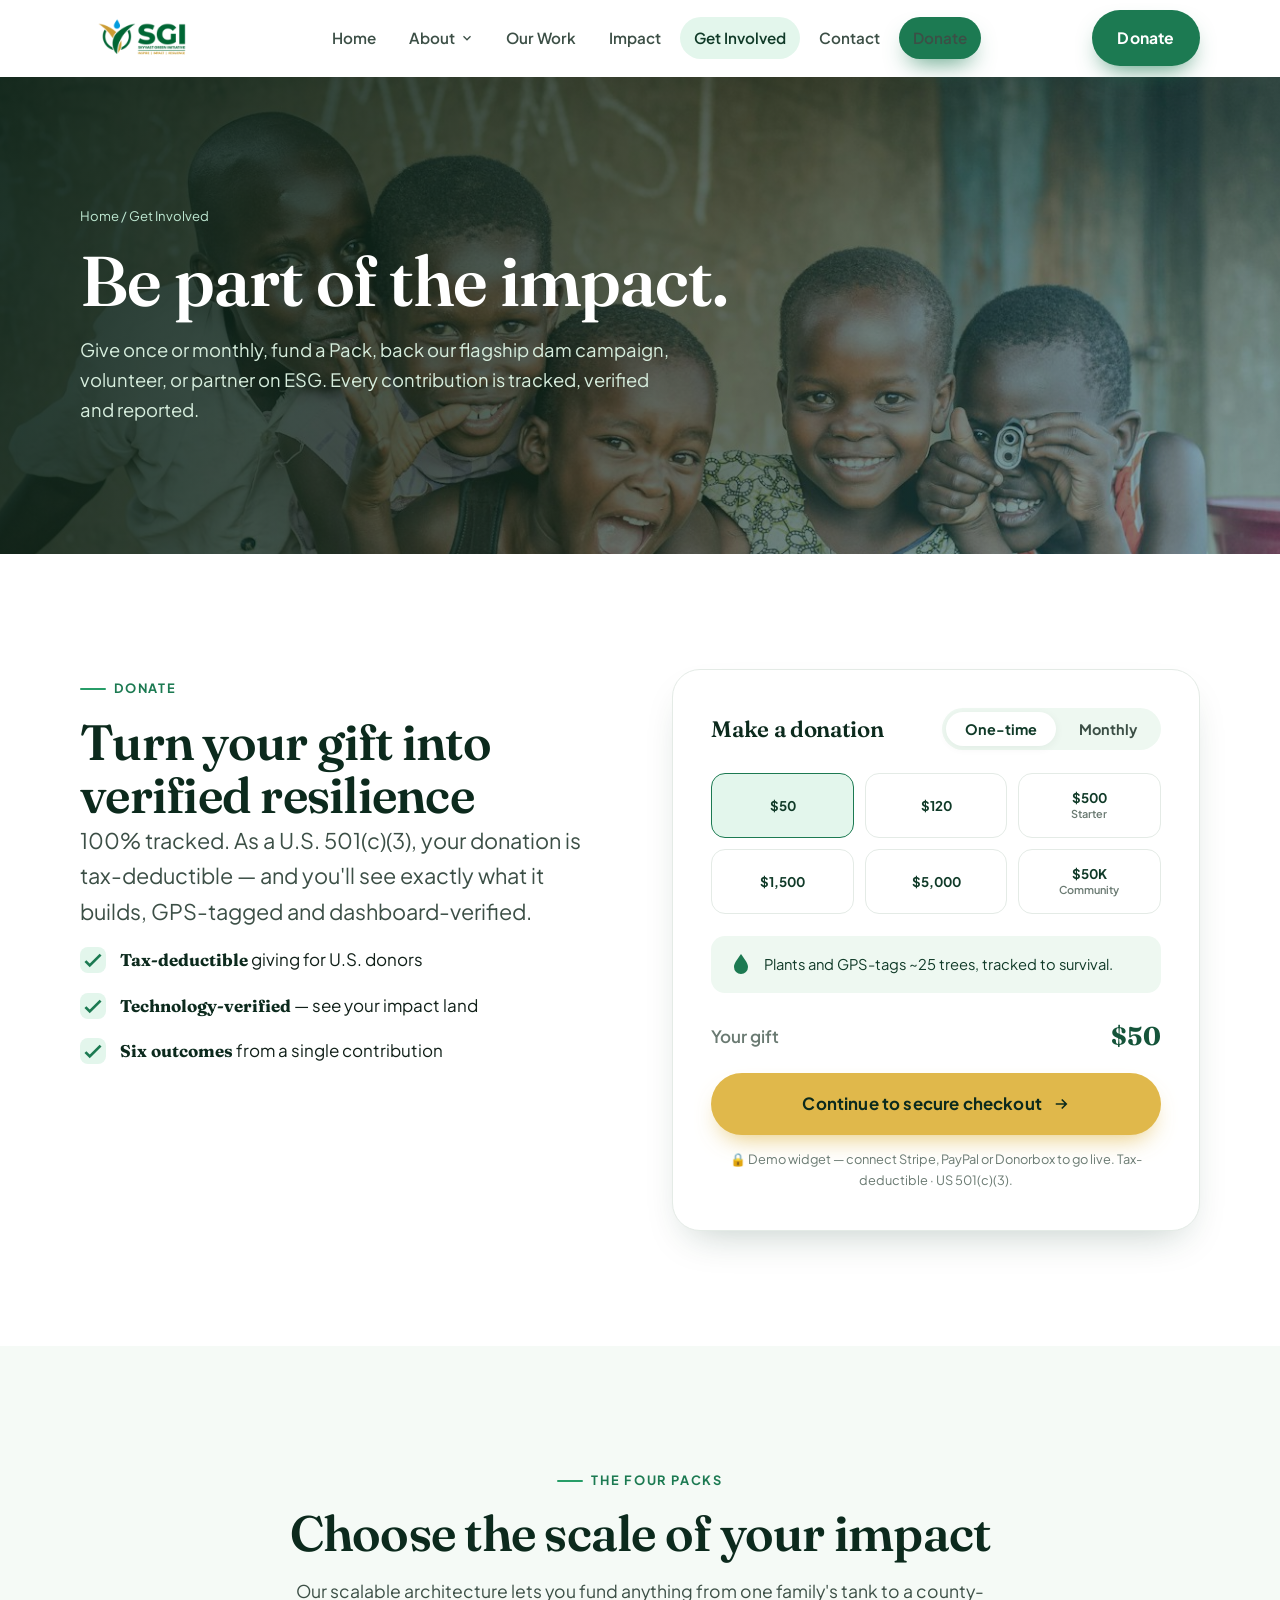
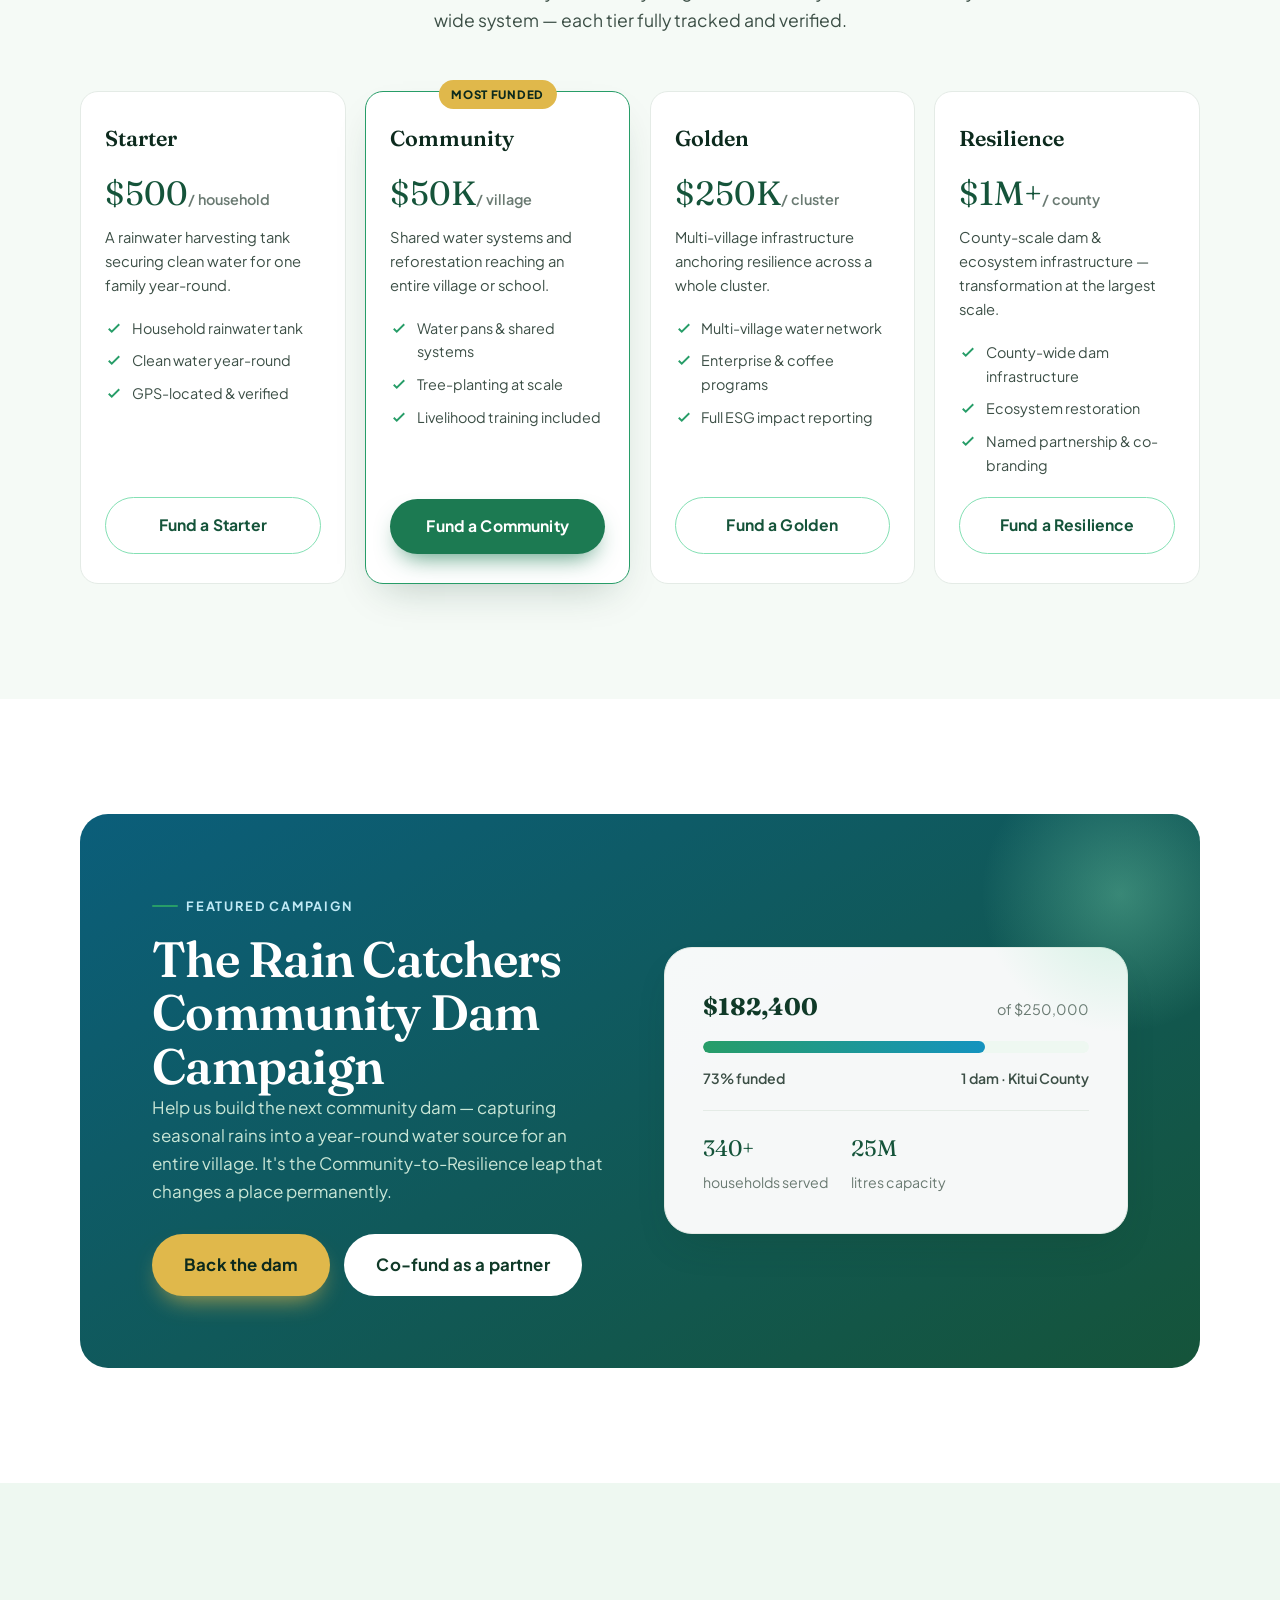
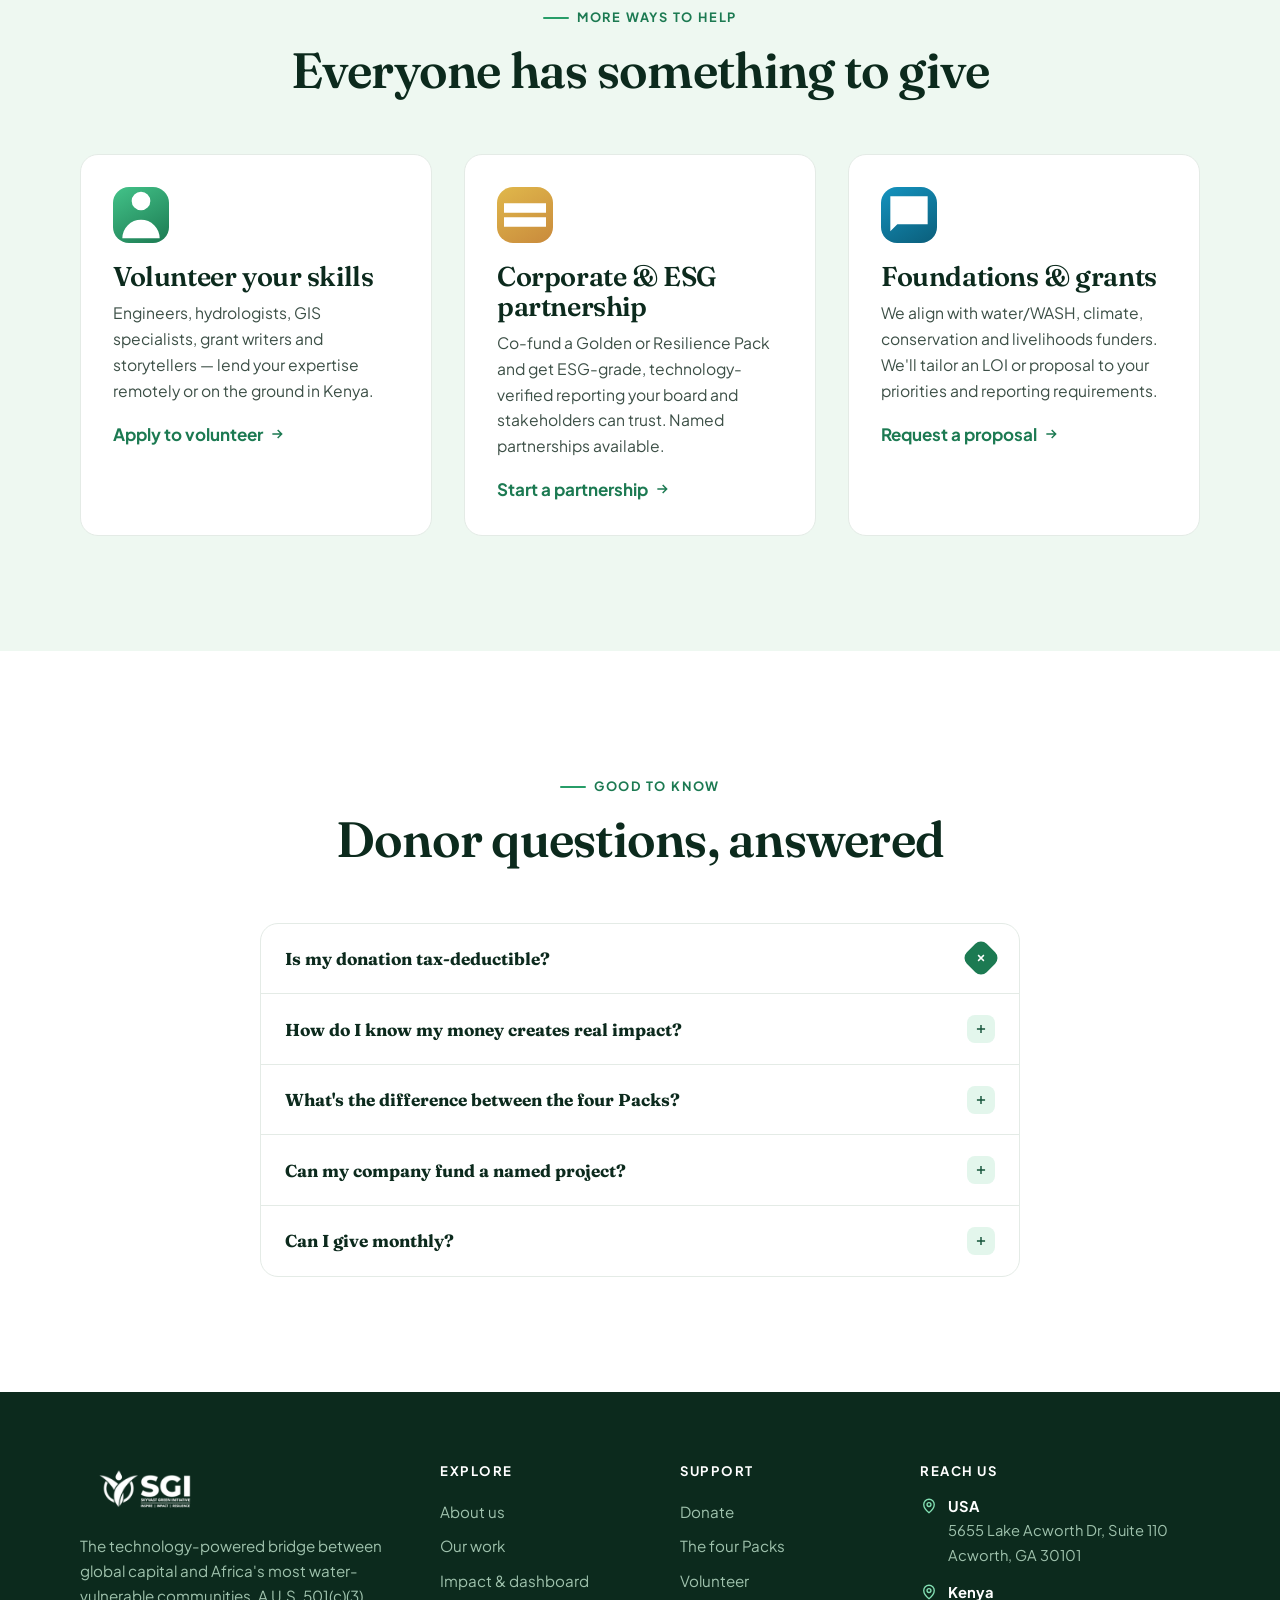
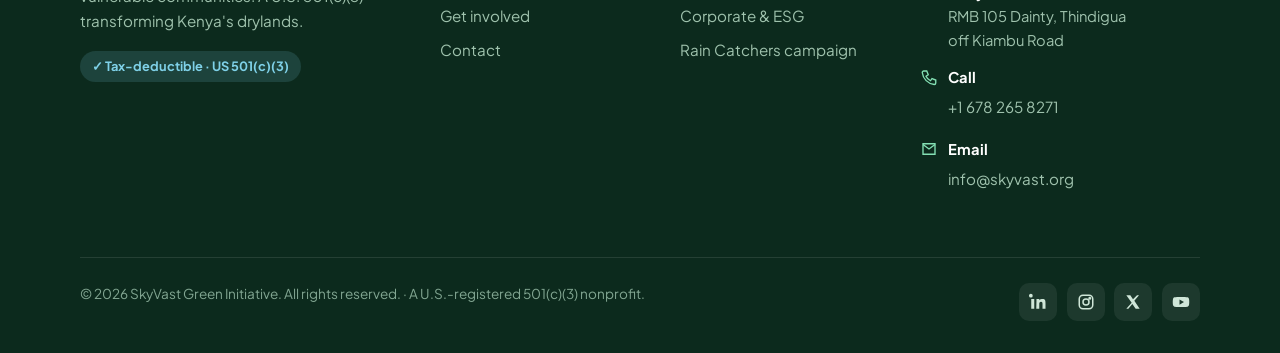
<file: get-involved.html>
<!DOCTYPE html>
<html lang="en">
<head>
<meta charset="UTF-8" />
<meta name="viewport" content="width=device-width, initial-scale=1" />
<title>Get Involved — Donate, Partner &amp; Volunteer | SkyVast Green Initiative</title>
<meta name="description" content="Fund water resilience in Kenya. Give once or monthly, choose one of four Packs from $500 to $1M+, back the Rain Catchers Dam Campaign, volunteer, or partner on ESG." />
<link rel="icon" href="data:image/svg+xml,<svg xmlns='http://www.w3.org/2000/svg' viewBox='0 0 100 100'><circle cx='50' cy='50' r='48' fill='%23279d68'/><path d='M50 22c10 16 18 24 18 36a18 18 0 11-36 0c0-12 8-20 18-36z' fill='%23fff'/></svg>" />
<link rel="preconnect" href="https://fonts.googleapis.com" />
<link rel="preconnect" href="https://fonts.gstatic.com" crossorigin />
<link href="https://fonts.googleapis.com/css2?family=Fraunces:ital,opsz,wght@0,9..144,400..700;1,9..144,400..600&family=Plus+Jakarta+Sans:wght@400;500;600;700;800&display=swap" rel="stylesheet" />
<link rel="stylesheet" href="assets/css/styles.css" />
</head>
<body>
<a class="skip-link" href="#main">Skip to content</a>

<header class="site-header">
  <div class="container nav">
    <a class="brand" href="index.html" aria-label="SkyVast Green Initiative home">
      <img class="brand-logo" src="assets/img/logo-color.png" alt="SkyVast Green Initiative — Inspire, Restore, Transform" width="160" height="50" />
    </a>
    <nav class="nav-links" aria-label="Primary">
      <a href="index.html">Home</a>
      <div class="nav-item"><a href="about.html" class="nav-top">About <svg class="caret" viewBox="0 0 24 24" fill="none" stroke="currentColor" stroke-width="2.2"><path d="M6 9l6 6 6-6"/></svg></a><div class="submenu"><a href="about.html">Overview</a><a href="partners.html">Partners</a><a href="team.html">Team</a><a href="contact.html">Contact Us</a></div></div>
      <a href="our-work.html">Our Work</a>
      <a href="impact.html">Impact</a>
      <a href="get-involved.html" class="active">Get Involved</a>
      <a href="contact.html">Contact</a>
      <a class="btn btn--primary" href="#donate">Donate</a>
    </nav>
    <div class="nav-cta"><a class="btn btn--primary" href="#donate">Donate</a></div>
    <button class="nav-toggle" aria-label="Toggle menu" aria-expanded="false"><span></span></button>
  </div>
</header>

<main id="main">

<section class="page-hero has-photo">
  <div class="ph-bg"><img src="assets/img/farmer.jpg" alt="" aria-hidden="true" /></div>
  <div class="container">
    <div class="breadcrumb"><a href="index.html">Home</a> / Get Involved</div>
    <h1>Be part of the impact.</h1>
    <p>Give once or monthly, fund a Pack, back our flagship dam campaign, volunteer, or partner on ESG. Every contribution is tracked, verified and reported.</p>
  </div>
</section>

<!-- DONATE WIDGET -->
<section class="section" id="donate">
  <div class="container grid grid-2" style="align-items:start;gap:clamp(2rem,5vw,4rem)">
    <div class="reveal">
      <span class="eyebrow">Donate</span>
      <h2>Turn your gift into verified resilience</h2>
      <p class="lede">100% tracked. As a U.S. 501(c)(3), your donation is tax-deductible — and you'll see exactly what it builds, GPS-tagged and dashboard-verified.</p>
      <ul class="feature-list mt-1">
        <li><span class="chk"><svg viewBox="0 0 24 24" fill="none" stroke="currentColor" stroke-width="2.5"><path d="M5 13l4 4L19 7"/></svg></span><span><b>Tax-deductible</b> giving for U.S. donors</span></li>
        <li><span class="chk"><svg viewBox="0 0 24 24" fill="none" stroke="currentColor" stroke-width="2.5"><path d="M5 13l4 4L19 7"/></svg></span><span><b>Technology-verified</b> — see your impact land</span></li>
        <li><span class="chk"><svg viewBox="0 0 24 24" fill="none" stroke="currentColor" stroke-width="2.5"><path d="M5 13l4 4L19 7"/></svg></span><span><b>Six outcomes</b> from a single contribution</span></li>
      </ul>
    </div>

    <div class="give-card reveal" data-delay="1" data-give>
      <div style="display:flex;justify-content:space-between;align-items:center;gap:1rem;flex-wrap:wrap;margin-bottom:1.2rem">
        <h3 style="font-size:1.4rem">Make a donation</h3>
        <div class="toggle" role="group" aria-label="Giving frequency">
          <button type="button" data-freq="once" class="active">One-time</button>
          <button type="button" data-freq="monthly">Monthly</button>
        </div>
      </div>
      <div class="amount-grid">
        <button type="button" data-amount="50" data-impact="Plants and GPS-tags ~25 trees, tracked to survival.">$50</button>
        <button type="button" data-amount="120" data-impact="Harvests thousands of litres of clean water for a family.">$120</button>
        <button type="button" data-amount="500" data-impact="Funds a full Starter Pack — a household rainwater tank.">$500<small>Starter</small></button>
        <button type="button" data-amount="1500" data-impact="Equips multiple households and a women-led enterprise.">$1,500</button>
        <button type="button" data-amount="5000" data-impact="Builds a share of a village water pan and reforestation.">$5,000</button>
        <button type="button" data-amount="50000" data-impact="Funds a full Community Pack — water + trees + training for a village.">$50K<small>Community</small></button>
      </div>
      <div class="give-impact">
        <svg viewBox="0 0 24 24" fill="currentColor"><path d="M12 2c4 6 7 9 7 13a7 7 0 11-14 0c0-4 3-7 7-13z"/></svg>
        <span data-give-impact>Plants and GPS-tags ~25 trees, tracked to survival.</span>
      </div>
      <div style="display:flex;justify-content:space-between;align-items:center;margin:1.4rem 0 1rem">
        <span style="color:var(--muted);font-weight:600">Your gift</span>
        <strong data-give-total style="font-family:var(--font-display);font-size:1.6rem;color:var(--green-700)">$50</strong>
      </div>
      <a class="btn btn--gold btn--lg" style="width:100%;justify-content:center" href="contact.html#give">Continue to secure checkout
        <svg viewBox="0 0 24 24" fill="none" stroke="currentColor" stroke-width="2.2"><path d="M5 12h14M13 6l6 6-6 6"/></svg>
      </a>
      <p class="form-note text-center" style="margin-top:.9rem">🔒 Demo widget — connect Stripe, PayPal or Donorbox to go live. Tax-deductible · US 501(c)(3).</p>
    </div>
  </div>
</section>

<!-- PACKS -->
<section class="section bg-soft" id="packs">
  <div class="container">
    <div class="section-head center reveal">
      <span class="eyebrow">The four Packs</span>
      <h2>Choose the scale of your impact</h2>
      <p>Our scalable architecture lets you fund anything from one family's tank to a county-wide system — each tier fully tracked and verified.</p>
    </div>
    <div class="packs">
      <article class="pack reveal" data-delay="0">
        <div class="pack-name">Starter</div>
        <div class="pack-price">$500<small>/ household</small></div>
        <p class="pack-desc">A rainwater harvesting tank securing clean water for one family year-round.</p>
        <ul>
          <li><svg viewBox="0 0 24 24" fill="none" stroke="currentColor" stroke-width="2.5"><path d="M5 13l4 4L19 7"/></svg>Household rainwater tank</li>
          <li><svg viewBox="0 0 24 24" fill="none" stroke="currentColor" stroke-width="2.5"><path d="M5 13l4 4L19 7"/></svg>Clean water year-round</li>
          <li><svg viewBox="0 0 24 24" fill="none" stroke="currentColor" stroke-width="2.5"><path d="M5 13l4 4L19 7"/></svg>GPS-located &amp; verified</li>
        </ul>
        <a class="btn btn--ghost" href="#donate">Fund a Starter</a>
      </article>
      <article class="pack featured reveal" data-delay="1">
        <div class="pack-name">Community</div>
        <div class="pack-price">$50K<small>/ village</small></div>
        <p class="pack-desc">Shared water systems and reforestation reaching an entire village or school.</p>
        <ul>
          <li><svg viewBox="0 0 24 24" fill="none" stroke="currentColor" stroke-width="2.5"><path d="M5 13l4 4L19 7"/></svg>Water pans &amp; shared systems</li>
          <li><svg viewBox="0 0 24 24" fill="none" stroke="currentColor" stroke-width="2.5"><path d="M5 13l4 4L19 7"/></svg>Tree-planting at scale</li>
          <li><svg viewBox="0 0 24 24" fill="none" stroke="currentColor" stroke-width="2.5"><path d="M5 13l4 4L19 7"/></svg>Livelihood training included</li>
        </ul>
        <a class="btn btn--primary" href="#donate">Fund a Community</a>
      </article>
      <article class="pack reveal" data-delay="2">
        <div class="pack-name">Golden</div>
        <div class="pack-price">$250K<small>/ cluster</small></div>
        <p class="pack-desc">Multi-village infrastructure anchoring resilience across a whole cluster.</p>
        <ul>
          <li><svg viewBox="0 0 24 24" fill="none" stroke="currentColor" stroke-width="2.5"><path d="M5 13l4 4L19 7"/></svg>Multi-village water network</li>
          <li><svg viewBox="0 0 24 24" fill="none" stroke="currentColor" stroke-width="2.5"><path d="M5 13l4 4L19 7"/></svg>Enterprise &amp; coffee programs</li>
          <li><svg viewBox="0 0 24 24" fill="none" stroke="currentColor" stroke-width="2.5"><path d="M5 13l4 4L19 7"/></svg>Full ESG impact reporting</li>
        </ul>
        <a class="btn btn--ghost" href="#donate">Fund a Golden</a>
      </article>
      <article class="pack reveal" data-delay="3">
        <div class="pack-name">Resilience</div>
        <div class="pack-price">$1M+<small>/ county</small></div>
        <p class="pack-desc">County-scale dam &amp; ecosystem infrastructure — transformation at the largest scale.</p>
        <ul>
          <li><svg viewBox="0 0 24 24" fill="none" stroke="currentColor" stroke-width="2.5"><path d="M5 13l4 4L19 7"/></svg>County-wide dam infrastructure</li>
          <li><svg viewBox="0 0 24 24" fill="none" stroke="currentColor" stroke-width="2.5"><path d="M5 13l4 4L19 7"/></svg>Ecosystem restoration</li>
          <li><svg viewBox="0 0 24 24" fill="none" stroke="currentColor" stroke-width="2.5"><path d="M5 13l4 4L19 7"/></svg>Named partnership &amp; co-branding</li>
        </ul>
        <a class="btn btn--ghost" href="#donate">Fund a Resilience</a>
      </article>
    </div>
  </div>
</section>

<!-- RAIN CATCHERS CAMPAIGN -->
<section class="section" id="campaign">
  <div class="container">
    <div class="cta-band reveal" style="background:linear-gradient(150deg,var(--water-700),var(--green-700))">
      <div class="grid grid-2" style="align-items:center;gap:clamp(1.5rem,4vw,3rem)">
        <div>
          <span class="eyebrow" style="color:#bfe9f5">Featured campaign</span>
          <h2>The Rain Catchers Community Dam Campaign</h2>
          <p>Help us build the next community dam — capturing seasonal rains into a year-round water source for an entire village. It's the Community-to-Resilience leap that changes a place permanently.</p>
          <div class="btn-row"><a class="btn btn--gold btn--lg" href="#donate">Back the dam</a><a class="btn btn--light btn--lg" href="contact.html">Co-fund as a partner</a></div>
        </div>
        <div style="position:relative">
          <div class="give-card" style="background:rgba(255,255,255,.96)">
            <div style="display:flex;justify-content:space-between;align-items:baseline"><strong style="font-family:var(--font-display);font-size:1.5rem;color:var(--green-800)">$182,400</strong><span style="color:var(--muted);font-size:.9rem">of $250,000</span></div>
            <div style="height:12px;background:var(--bg-mint);border-radius:999px;margin:.9rem 0;overflow:hidden"><div style="width:73%;height:100%;background:linear-gradient(90deg,var(--green-500),var(--water-500));border-radius:999px"></div></div>
            <div style="display:flex;justify-content:space-between;color:var(--ink-soft);font-size:.88rem;font-weight:600"><span>73% funded</span><span>1 dam · Kitui County</span></div>
            <hr class="divider" style="margin-block:1.2rem" />
            <div style="display:flex;gap:1.4rem"><div><div style="font-family:var(--font-display);font-size:1.4rem;color:var(--green-700)">340+</div><small style="color:var(--muted)">households served</small></div><div><div style="font-family:var(--font-display);font-size:1.4rem;color:var(--green-700)">25M</div><small style="color:var(--muted)">litres capacity</small></div></div>
          </div>
        </div>
      </div>
    </div>
  </div>
</section>

<!-- WAYS TO GIVE -->
<section class="section bg-mint">
  <div class="container">
    <div class="section-head center reveal"><span class="eyebrow">More ways to help</span><h2>Everyone has something to give</h2></div>
    <div class="grid grid-3">
      <div class="card reveal" data-delay="0" id="volunteer">
        <span class="ic-badge c-leaf"><svg viewBox="0 0 24 24" fill="currentColor"><path d="M12 2a4 4 0 110 8 4 4 0 010-8zM4 22a8 8 0 0116 0z"/></svg></span>
        <h3>Volunteer your skills</h3>
        <p>Engineers, hydrologists, GIS specialists, grant writers and storytellers — lend your expertise remotely or on the ground in Kenya.</p>
        <a class="link-arrow mt-1" href="contact.html#volunteer">Apply to volunteer <svg viewBox="0 0 24 24" fill="none" stroke="currentColor" stroke-width="2.2"><path d="M5 12h14M13 6l6 6-6 6"/></svg></a>
      </div>
      <div class="card reveal" data-delay="1" id="partner">
        <span class="ic-badge c-gold"><svg viewBox="0 0 24 24" fill="currentColor"><path d="M3 7h18v4H3zM3 13h18v4H3z"/><circle cx="7" cy="9" r="1.4" fill="#fff"/></svg></span>
        <h3>Corporate &amp; ESG partnership</h3>
        <p>Co-fund a Golden or Resilience Pack and get ESG-grade, technology-verified reporting your board and stakeholders can trust. Named partnerships available.</p>
        <a class="link-arrow mt-1" href="contact.html#partner">Start a partnership <svg viewBox="0 0 24 24" fill="none" stroke="currentColor" stroke-width="2.2"><path d="M5 12h14M13 6l6 6-6 6"/></svg></a>
      </div>
      <div class="card reveal" data-delay="2">
        <span class="ic-badge c-water"><svg viewBox="0 0 24 24" fill="currentColor"><path d="M4 4h16v12H7l-3 3z"/></svg></span>
        <h3>Foundations &amp; grants</h3>
        <p>We align with water/WASH, climate, conservation and livelihoods funders. We'll tailor an LOI or proposal to your priorities and reporting requirements.</p>
        <a class="link-arrow mt-1" href="contact.html#grants">Request a proposal <svg viewBox="0 0 24 24" fill="none" stroke="currentColor" stroke-width="2.2"><path d="M5 12h14M13 6l6 6-6 6"/></svg></a>
      </div>
    </div>
  </div>
</section>

<!-- FAQ -->
<section class="section">
  <div class="container" style="max-width:840px">
    <div class="section-head center reveal"><span class="eyebrow">Good to know</span><h2>Donor questions, answered</h2></div>
    <div class="accordion reveal">
      <div class="acc-item open">
        <button class="acc-q" aria-expanded="true">Is my donation tax-deductible? <span class="pm"><svg viewBox="0 0 24 24" fill="none" stroke="currentColor" stroke-width="2.5" width="14"><path d="M12 5v14M5 12h14"/></svg></span></button>
        <div class="acc-a"><div class="acc-a-inner">Yes. SkyVast Green Initiative is a U.S.-registered 501(c)(3) nonprofit, so donations from U.S. taxpayers are tax-deductible to the extent allowed by law. Our dual presence means your gift is both deductible and delivered directly on the ground in Kenya.</div></div>
      </div>
      <div class="acc-item">
        <button class="acc-q" aria-expanded="false">How do I know my money creates real impact? <span class="pm"><svg viewBox="0 0 24 24" fill="none" stroke="currentColor" stroke-width="2.5" width="14"><path d="M12 5v14M5 12h14"/></svg></span></button>
        <div class="acc-a"><div class="acc-a-inner">Every project is technology-verified — real-time dashboards, GPS-tagged trees and AI tracking. You receive documentation showing exactly what your contribution built, where, and for how many people. We report verified outcomes, not estimates.</div></div>
      </div>
      <div class="acc-item">
        <button class="acc-q" aria-expanded="false">What's the difference between the four Packs? <span class="pm"><svg viewBox="0 0 24 24" fill="none" stroke="currentColor" stroke-width="2.5" width="14"><path d="M12 5v14M5 12h14"/></svg></span></button>
        <div class="acc-a"><div class="acc-a-inner">They're scales of the same model: Starter (~$500, one household tank), Community (~$50K, a village's shared systems and reforestation), Golden (~$250K, multi-village cluster), and Resilience ($1M+, county-scale dam and ecosystem infrastructure). Each advances all six pillars.</div></div>
      </div>
      <div class="acc-item">
        <button class="acc-q" aria-expanded="false">Can my company fund a named project? <span class="pm"><svg viewBox="0 0 24 24" fill="none" stroke="currentColor" stroke-width="2.5" width="14"><path d="M12 5v14M5 12h14"/></svg></span></button>
        <div class="acc-a"><div class="acc-a-inner">Absolutely. Golden and Resilience Packs support named partnerships and co-branding, paired with ESG-grade reporting. Our "Beans to Trees" program is a ready template for corporate sustainability goals. <a class="link-arrow" href="contact.html#partner">Talk to our partnerships team</a>.</div></div>
      </div>
      <div class="acc-item">
        <button class="acc-q" aria-expanded="false">Can I give monthly? <span class="pm"><svg viewBox="0 0 24 24" fill="none" stroke="currentColor" stroke-width="2.5" width="14"><path d="M12 5v14M5 12h14"/></svg></span></button>
        <div class="acc-a"><div class="acc-a-inner">Yes — use the Monthly toggle in the donation panel above. Recurring gifts let us plan deployments with confidence and stretch every dollar further across the five-phase model.</div></div>
      </div>
    </div>
  </div>
</section>

</main>

<footer class="site-footer">
  <div class="container">
    <div class="footer-grid">
      <div class="footer-col footer-col--brand">
        <a class="brand" href="index.html"><img class="brand-logo brand-logo--invert" src="assets/img/logo-color.png" alt="SkyVast Green Initiative" width="160" height="50" /></a>
        <p class="footer-about">The technology-powered bridge between global capital and Africa's most water-vulnerable communities. A U.S. 501(c)(3) transforming Kenya's drylands.</p>
        <span class="badge-verified" style="margin-top:1.1rem;background:rgba(127,209,232,.15);color:#7fd1e8">✓ Tax-deductible · US 501(c)(3)</span>
      </div>
      <div class="footer-col"><h4>Explore</h4><a href="about.html">About us</a><a href="our-work.html">Our work</a><a href="impact.html">Impact &amp; dashboard</a><a href="get-involved.html">Get involved</a><a href="contact.html">Contact</a></div>
      <div class="footer-col"><h4>Support</h4><a href="get-involved.html#donate">Donate</a><a href="get-involved.html#packs">The four Packs</a><a href="get-involved.html#volunteer">Volunteer</a><a href="get-involved.html#partner">Corporate &amp; ESG</a><a href="get-involved.html#campaign">Rain Catchers campaign</a></div>
      <div class="footer-col"><h4>Reach us</h4><ul class="footer-contact"><li><svg viewBox="0 0 24 24" fill="none" stroke="currentColor" stroke-width="1.8"><path d="M12 21s-7-5.6-7-11a7 7 0 0114 0c0 5.4-7 11-7 11z"/><circle cx="12" cy="10" r="2.6"/></svg><span><b style="color:#fff">USA</b><br/>5655 Lake Acworth Dr, Suite 110<br/>Acworth, GA 30101</span></li><li><svg viewBox="0 0 24 24" fill="none" stroke="currentColor" stroke-width="1.8"><path d="M12 21s-7-5.6-7-11a7 7 0 0114 0c0 5.4-7 11-7 11z"/><circle cx="12" cy="10" r="2.6"/></svg><span><b style="color:#fff">Kenya</b><br/>RMB 105 Dainty, Thindigua<br/>off Kiambu Road</span></li><li><svg viewBox="0 0 24 24" fill="none" stroke="currentColor" stroke-width="1.8"><path d="M5 4h4l2 5-3 2a12 12 0 006 6l2-3 5 2v4a2 2 0 01-2 2A18 18 0 013 6a2 2 0 012-2z"/></svg><span><b style="color:#fff">Call</b><br/><a href="tel:+16782658271" style="color:inherit">+1 678 265 8271</a></span></li><li><svg viewBox="0 0 24 24" fill="none" stroke="currentColor" stroke-width="1.8"><path d="M4 5h16v14H4z"/><path d="M4 6l8 6 8-6"/></svg><span><b style="color:#fff">Email</b><br/><a href="mailto:info@skyvast.org" style="color:inherit">info@skyvast.org</a></span></li></ul></div>
    </div>
    <div class="footer-bottom">
      <span>© <span data-year>2026</span> SkyVast Green Initiative. All rights reserved. · A U.S.-registered 501(c)(3) nonprofit.</span>
      <div class="socials">
        <a href="https://skyvast.org/" target="_blank" rel="noopener" aria-label="LinkedIn"><svg viewBox="0 0 24 24" fill="currentColor" width="18"><path d="M4.98 3.5A2.5 2.5 0 102.5 6 2.5 2.5 0 004.98 3.5zM3 8h4v13H3zM10 8h3.8v1.8h.05A4.2 4.2 0 0118 8c4 0 4 2.6 4 6v7h-4v-6c0-1.5 0-3.3-2-3.3s-2.3 1.6-2.3 3.2V21h-4z"/></svg></a>
        <a href="https://skyvast.org/" target="_blank" rel="noopener" aria-label="Instagram"><svg viewBox="0 0 24 24" fill="none" stroke="currentColor" stroke-width="2" width="18"><rect x="3" y="3" width="18" height="18" rx="5"/><circle cx="12" cy="12" r="4"/><circle cx="17" cy="7" r="1" fill="currentColor"/></svg></a>
        <a href="https://skyvast.org/" target="_blank" rel="noopener" aria-label="X"><svg viewBox="0 0 24 24" fill="currentColor" width="16"><path d="M18 2h3l-7 8 8 12h-6l-5-7-6 7H2l8-9L2 2h6l4 6z"/></svg></a>
        <a href="https://skyvast.org/" target="_blank" rel="noopener" aria-label="YouTube"><svg viewBox="0 0 24 24" fill="currentColor" width="18"><path d="M23 12s0-3-.4-4.4a2.6 2.6 0 00-1.8-1.8C19.3 5.4 12 5.4 12 5.4s-7.3 0-8.8.4A2.6 2.6 0 001.4 7.6C1 9 1 12 1 12s0 3 .4 4.4a2.6 2.6 0 001.8 1.8c1.5.4 8.8.4 8.8.4s7.3 0 8.8-.4a2.6 2.6 0 001.8-1.8C23 15 23 12 23 12zM10 15.5v-7l6 3.5z"/></svg></a>
      </div>
    </div>
  </div>
</footer>

<script src="assets/js/main.js"></script>
</body>
</html>
</file>
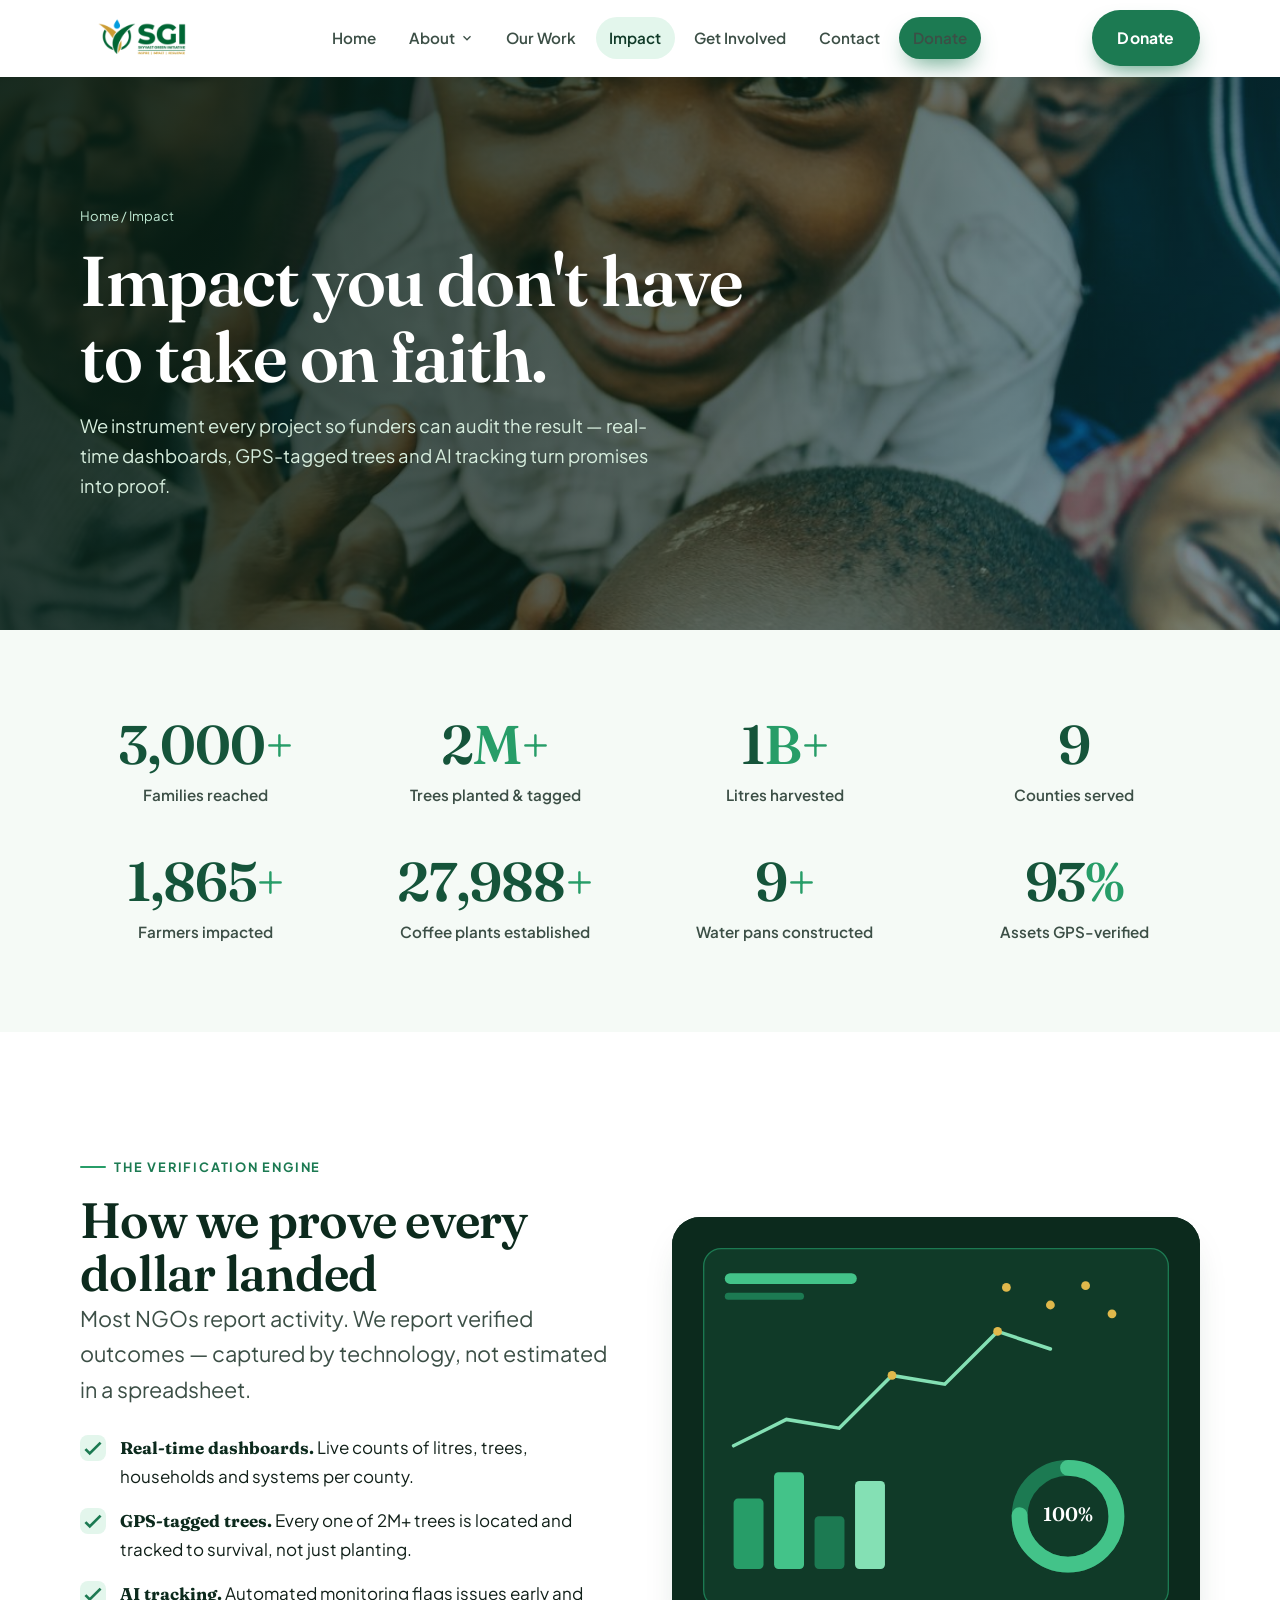
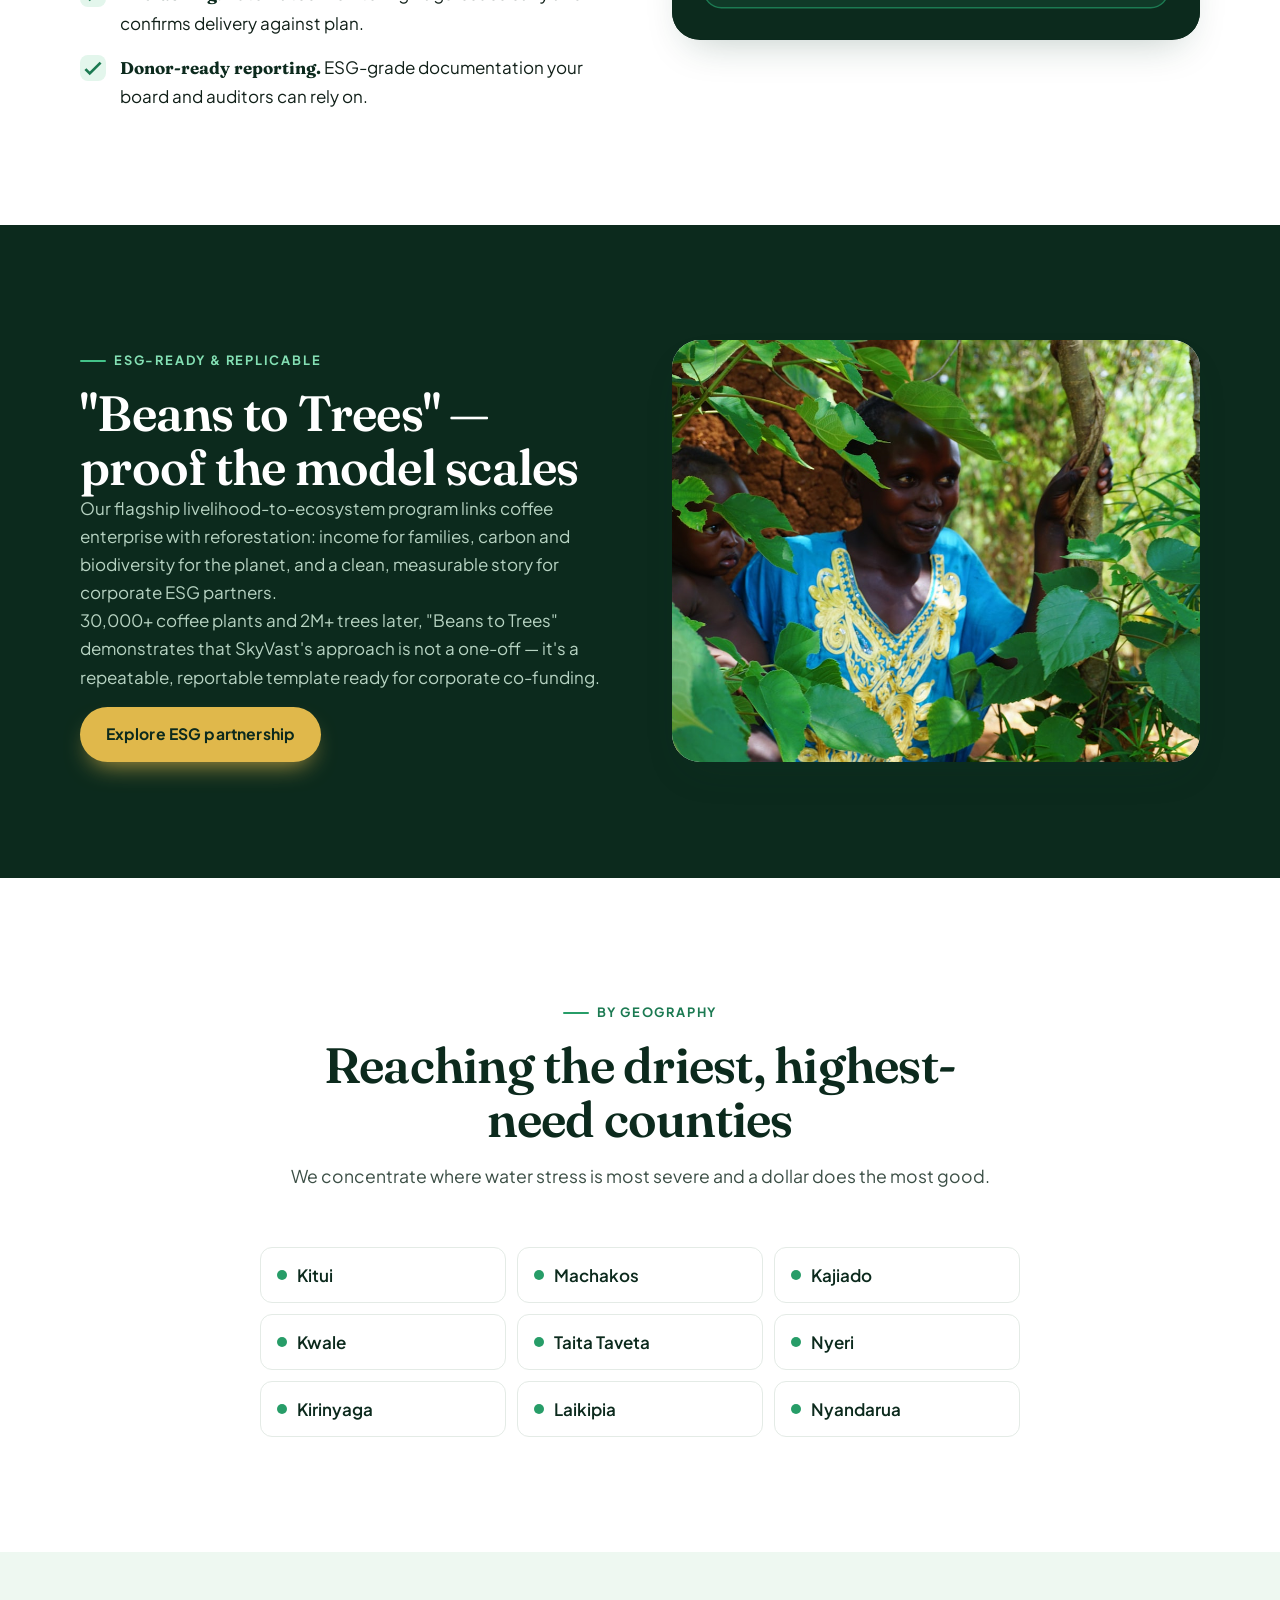
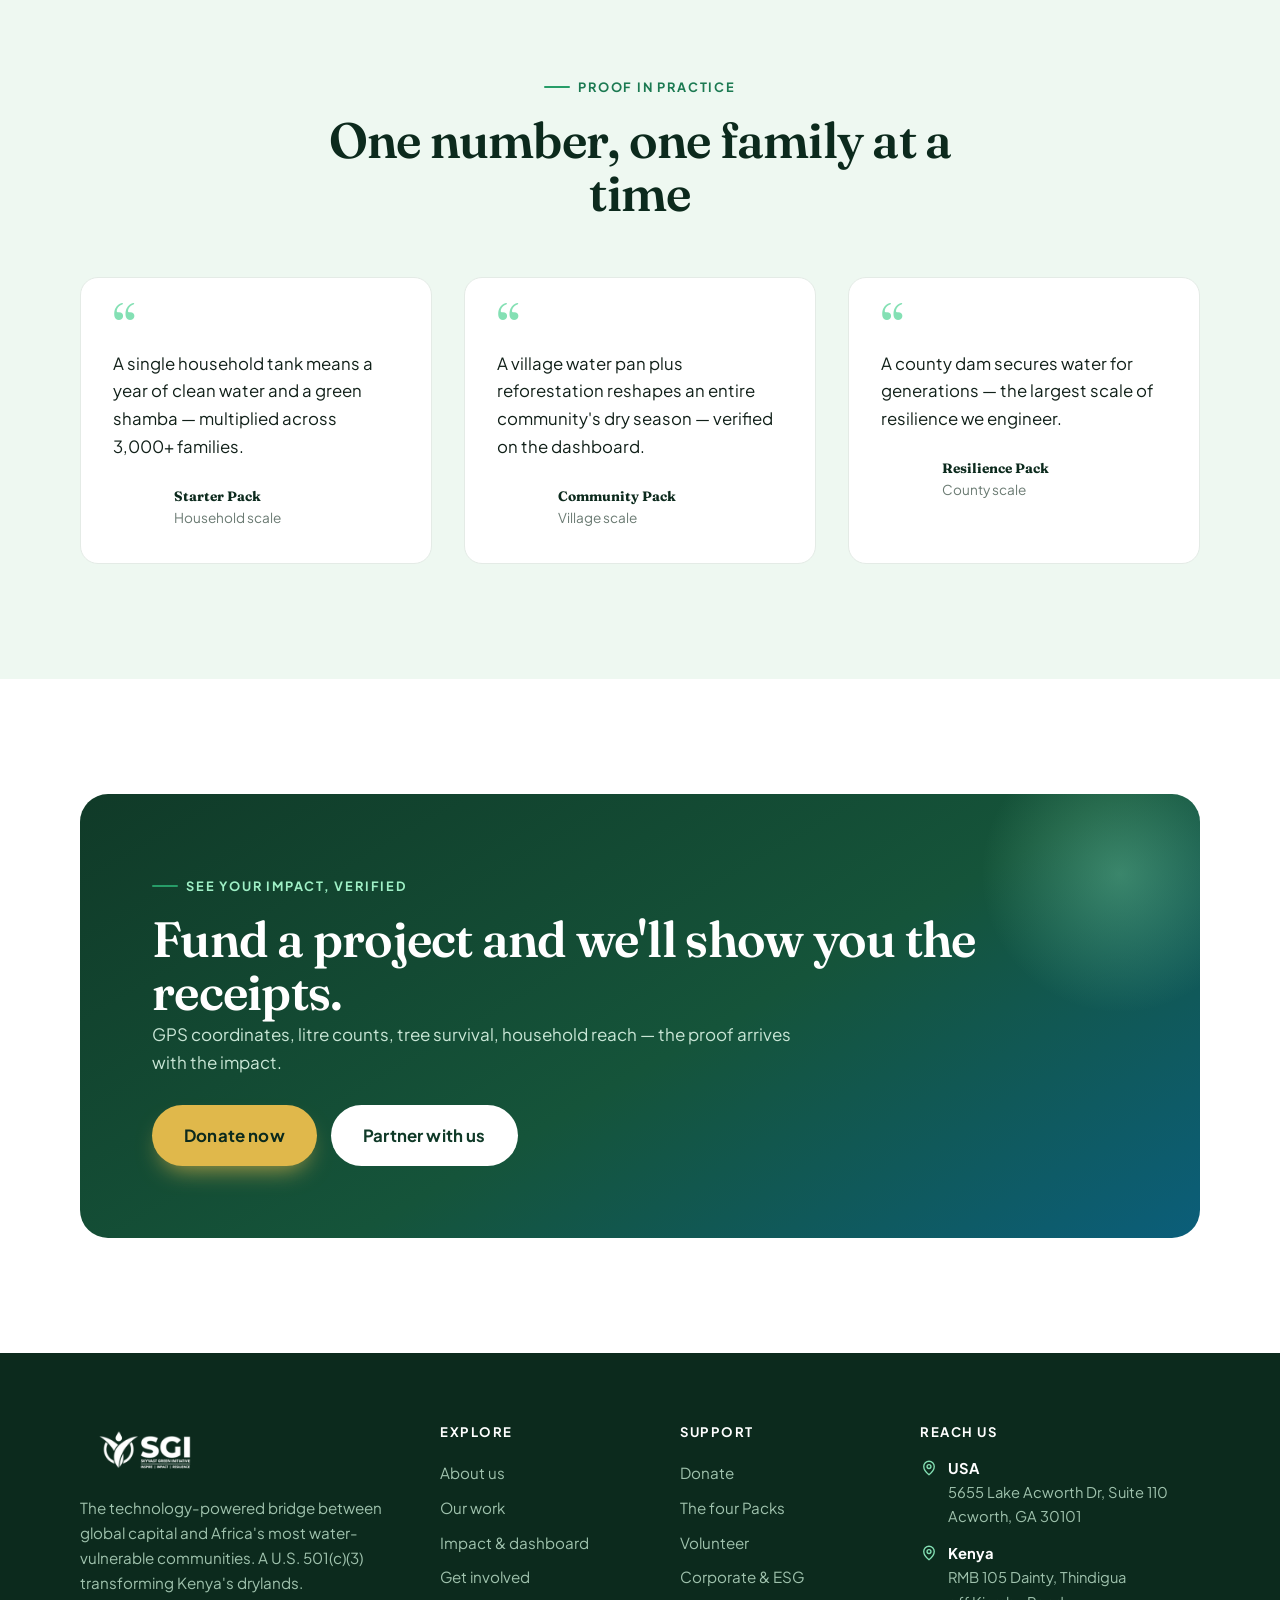
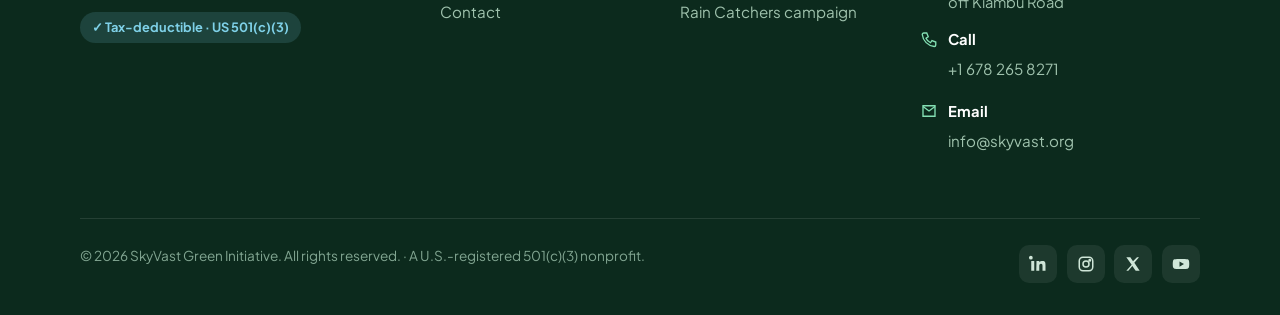
<file: impact.html>
<!DOCTYPE html>
<html lang="en">
<head>
<meta charset="UTF-8" />
<meta name="viewport" content="width=device-width, initial-scale=1" />
<title>Impact — Technology-Verified Results | SkyVast Green Initiative</title>
<meta name="description" content="Every SkyVast outcome is verified through real-time dashboards, GPS-tagged trees and AI tracking. See the numbers behind 3,000+ families, 2M+ trees and 1B+ litres harvested." />
<link rel="icon" href="data:image/svg+xml,<svg xmlns='http://www.w3.org/2000/svg' viewBox='0 0 100 100'><circle cx='50' cy='50' r='48' fill='%23279d68'/><path d='M50 22c10 16 18 24 18 36a18 18 0 11-36 0c0-12 8-20 18-36z' fill='%23fff'/></svg>" />
<link rel="preconnect" href="https://fonts.googleapis.com" />
<link rel="preconnect" href="https://fonts.gstatic.com" crossorigin />
<link href="https://fonts.googleapis.com/css2?family=Fraunces:ital,opsz,wght@0,9..144,400..700;1,9..144,400..600&family=Plus+Jakarta+Sans:wght@400;500;600;700;800&display=swap" rel="stylesheet" />
<link rel="stylesheet" href="assets/css/styles.css" />
</head>
<body>
<a class="skip-link" href="#main">Skip to content</a>

<header class="site-header">
  <div class="container nav">
    <a class="brand" href="index.html" aria-label="SkyVast Green Initiative home">
      <img class="brand-logo" src="assets/img/logo-color.png" alt="SkyVast Green Initiative — Inspire, Restore, Transform" width="160" height="50" />
    </a>
    <nav class="nav-links" aria-label="Primary">
      <a href="index.html">Home</a>
      <div class="nav-item"><a href="about.html" class="nav-top">About <svg class="caret" viewBox="0 0 24 24" fill="none" stroke="currentColor" stroke-width="2.2"><path d="M6 9l6 6 6-6"/></svg></a><div class="submenu"><a href="about.html">Overview</a><a href="partners.html">Partners</a><a href="team.html">Team</a><a href="contact.html">Contact Us</a></div></div>
      <a href="our-work.html">Our Work</a>
      <a href="impact.html" class="active">Impact</a>
      <a href="get-involved.html">Get Involved</a>
      <a href="contact.html">Contact</a>
      <a class="btn btn--primary" href="get-involved.html#donate">Donate</a>
    </nav>
    <div class="nav-cta"><a class="btn btn--primary" href="get-involved.html#donate">Donate</a></div>
    <button class="nav-toggle" aria-label="Toggle menu" aria-expanded="false"><span></span></button>
  </div>
</header>

<main id="main">

<section class="page-hero has-photo">
  <div class="ph-bg"><img src="assets/img/children.jpg" alt="" aria-hidden="true" /></div>
  <div class="container">
    <div class="breadcrumb"><a href="index.html">Home</a> / Impact</div>
    <h1>Impact you don't have to take on faith.</h1>
    <p>We instrument every project so funders can audit the result — real-time dashboards, GPS-tagged trees and AI tracking turn promises into proof.</p>
  </div>
</section>

<!-- HEADLINE STATS -->
<section class="section--tight bg-soft">
  <div class="container">
    <div class="stat-band">
      <div class="stat reveal" data-delay="0"><div class="num"><span data-count="3000">0</span><span class="suffix">+</span></div><div class="label">Families reached</div></div>
      <div class="stat reveal" data-delay="1"><div class="num"><span data-count="2">0</span><span class="suffix">M+</span></div><div class="label">Trees planted &amp; tagged</div></div>
      <div class="stat reveal" data-delay="2"><div class="num"><span data-count="1">0</span><span class="suffix">B+</span></div><div class="label">Litres harvested</div></div>
      <div class="stat reveal" data-delay="3"><div class="num"><span data-count="9">0</span></div><div class="label">Counties served</div></div>
    </div>
    <div class="stat-band" style="margin-top:1rem">
      <div class="stat reveal" data-delay="0"><div class="num"><span data-count="1999">0</span><span class="suffix">+</span></div><div class="label">Farmers impacted</div></div>
      <div class="stat reveal" data-delay="1"><div class="num"><span data-count="30000">0</span><span class="suffix">+</span></div><div class="label">Coffee plants established</div></div>
      <div class="stat reveal" data-delay="2"><div class="num"><span data-count="10">0</span><span class="suffix">+</span></div><div class="label">Water pans constructed</div></div>
      <div class="stat reveal" data-delay="3"><div class="num"><span data-count="100">0</span><span class="suffix">%</span></div><div class="label">Assets GPS-verified</div></div>
    </div>
  </div>
</section>

<!-- VERIFICATION ENGINE -->
<section class="section">
  <div class="container split">
    <div class="split-copy reveal">
      <span class="eyebrow">The verification engine</span>
      <h2>How we prove every dollar landed</h2>
      <p class="lede">Most NGOs report activity. We report verified outcomes — captured by technology, not estimated in a spreadsheet.</p>
      <ul class="feature-list">
        <li><span class="chk"><svg viewBox="0 0 24 24" fill="none" stroke="currentColor" stroke-width="2.5"><path d="M5 13l4 4L19 7"/></svg></span><span><b>Real-time dashboards.</b> Live counts of litres, trees, households and systems per county.</span></li>
        <li><span class="chk"><svg viewBox="0 0 24 24" fill="none" stroke="currentColor" stroke-width="2.5"><path d="M5 13l4 4L19 7"/></svg></span><span><b>GPS-tagged trees.</b> Every one of 2M+ trees is located and tracked to survival, not just planting.</span></li>
        <li><span class="chk"><svg viewBox="0 0 24 24" fill="none" stroke="currentColor" stroke-width="2.5"><path d="M5 13l4 4L19 7"/></svg></span><span><b>AI tracking.</b> Automated monitoring flags issues early and confirms delivery against plan.</span></li>
        <li><span class="chk"><svg viewBox="0 0 24 24" fill="none" stroke="currentColor" stroke-width="2.5"><path d="M5 13l4 4L19 7"/></svg></span><span><b>Donor-ready reporting.</b> ESG-grade documentation your board and auditors can rely on.</span></li>
      </ul>
    </div>
    <div class="split-media reveal" data-delay="1" style="background:#0c2a1d">
      <svg viewBox="0 0 600 480" preserveAspectRatio="xMidYMid slice" role="img" aria-label="Impact dashboard with charts and a map">
        <rect width="600" height="480" fill="#0c2a1d"/>
        <rect x="36" y="36" width="528" height="408" rx="20" fill="#103a28" stroke="#1c7a52" stroke-width="1.5"/>
        <rect x="60" y="64" width="150" height="12" rx="6" fill="#43c389"/>
        <rect x="60" y="86" width="90" height="8" rx="4" fill="#1c7a52"/>
        <!-- line chart -->
        <polyline points="70,260 130,230 190,240 250,180 310,190 370,130 430,150" fill="none" stroke="#84e0b4" stroke-width="4" stroke-linecap="round"/>
        <g fill="#e0b84b"><circle cx="250" cy="180" r="5"/><circle cx="370" cy="130" r="5"/></g>
        <!-- bars -->
        <g><rect x="70" y="320" width="34" height="80" rx="5" fill="#279d68"/><rect x="116" y="290" width="34" height="110" rx="5" fill="#43c389"/><rect x="162" y="340" width="34" height="60" rx="5" fill="#1c7a52"/><rect x="208" y="300" width="34" height="100" rx="5" fill="#84e0b4"/></g>
        <!-- donut -->
        <g transform="translate(450 340)"><circle r="55" fill="none" stroke="#1c7a52" stroke-width="18"/><circle r="55" fill="none" stroke="#43c389" stroke-width="18" stroke-dasharray="260 345" stroke-linecap="round" transform="rotate(-90)"/><text x="0" y="6" text-anchor="middle" fill="#fff" font-family="Fraunces,serif" font-size="22" font-weight="600">100%</text></g>
        <!-- mini map pins -->
        <g fill="#e0b84b"><circle cx="380" cy="80" r="5"/><circle cx="430" cy="100" r="5"/><circle cx="470" cy="78" r="5"/><circle cx="500" cy="110" r="5"/></g>
      </svg>
    </div>
  </div>
</section>

<!-- ESG / BEANS TO TREES -->
<section class="section bg-dark">
  <div class="container split reverse">
    <div class="split-media reveal">
      <img src="assets/img/seedling.jpg" alt="A woman and child among green foliage — livelihoods meeting reforestation" loading="lazy" />
    </div>
    <div class="split-copy reveal" data-delay="1">
      <span class="eyebrow">ESG-ready &amp; replicable</span>
      <h2>"Beans to Trees" — proof the model scales</h2>
      <p>Our flagship livelihood-to-ecosystem program links coffee enterprise with reforestation: income for families, carbon and biodiversity for the planet, and a clean, measurable story for corporate ESG partners.</p>
      <p>30,000+ coffee plants and 2M+ trees later, "Beans to Trees" demonstrates that SkyVast's approach is not a one-off — it's a repeatable, reportable template ready for corporate co-funding.</p>
      <div class="btn-row mt-1">
        <a class="btn btn--gold" href="get-involved.html#partner">Explore ESG partnership</a>
      </div>
    </div>
  </div>
</section>

<!-- COUNTY BREAKDOWN -->
<section class="section">
  <div class="container">
    <div class="section-head center reveal">
      <span class="eyebrow">By geography</span>
      <h2>Reaching the driest, highest-need counties</h2>
      <p>We concentrate where water stress is most severe and a dollar does the most good.</p>
    </div>
    <div class="county-grid reveal" style="grid-template-columns:repeat(3,1fr);max-width:760px;margin-inline:auto">
      <span class="county-chip"><span class="pin"></span>Kitui</span>
      <span class="county-chip"><span class="pin"></span>Machakos</span>
      <span class="county-chip"><span class="pin"></span>Kajiado</span>
      <span class="county-chip"><span class="pin"></span>Kwale</span>
      <span class="county-chip"><span class="pin"></span>Taita Taveta</span>
      <span class="county-chip"><span class="pin"></span>Nyeri</span>
      <span class="county-chip"><span class="pin"></span>Kirinyaga</span>
      <span class="county-chip"><span class="pin"></span>Laikipia</span>
      <span class="county-chip"><span class="pin"></span>Nyandarua</span>
    </div>
  </div>
</section>

<!-- STORY -->
<section class="section bg-mint">
  <div class="container">
    <div class="section-head center reveal"><span class="eyebrow">Proof in practice</span><h2>One number, one family at a time</h2></div>
    <div class="grid grid-3">
      <figure class="quote-card reveal" data-delay="0"><div class="mark">&ldquo;</div><blockquote>A single household tank means a year of clean water and a green shamba — multiplied across 3,000+ families.</blockquote><figcaption class="who"><span class="avatar c-water"></span><span><b>Starter Pack</b><span>Household scale</span></span></figcaption></figure>
      <figure class="quote-card reveal" data-delay="1"><div class="mark">&ldquo;</div><blockquote>A village water pan plus reforestation reshapes an entire community's dry season — verified on the dashboard.</blockquote><figcaption class="who"><span class="avatar c-leaf"></span><span><b>Community Pack</b><span>Village scale</span></span></figcaption></figure>
      <figure class="quote-card reveal" data-delay="2"><div class="mark">&ldquo;</div><blockquote>A county dam secures water for generations — the largest scale of resilience we engineer.</blockquote><figcaption class="who"><span class="avatar c-earth"></span><span><b>Resilience Pack</b><span>County scale</span></span></figcaption></figure>
    </div>
  </div>
</section>

<!-- CTA -->
<section class="section">
  <div class="container">
    <div class="cta-band reveal">
      <span class="eyebrow" style="color:#9ff0c6">See your impact, verified</span>
      <h2>Fund a project and we'll show you the receipts.</h2>
      <p>GPS coordinates, litre counts, tree survival, household reach — the proof arrives with the impact.</p>
      <div class="btn-row">
        <a class="btn btn--gold btn--lg" href="get-involved.html#donate">Donate now</a>
        <a class="btn btn--light btn--lg" href="get-involved.html#partner">Partner with us</a>
      </div>
    </div>
  </div>
</section>

</main>

<footer class="site-footer">
  <div class="container">
    <div class="footer-grid">
      <div class="footer-col footer-col--brand">
        <a class="brand" href="index.html"><img class="brand-logo brand-logo--invert" src="assets/img/logo-color.png" alt="SkyVast Green Initiative" width="160" height="50" /></a>
        <p class="footer-about">The technology-powered bridge between global capital and Africa's most water-vulnerable communities. A U.S. 501(c)(3) transforming Kenya's drylands.</p>
        <span class="badge-verified" style="margin-top:1.1rem;background:rgba(127,209,232,.15);color:#7fd1e8">✓ Tax-deductible · US 501(c)(3)</span>
      </div>
      <div class="footer-col"><h4>Explore</h4><a href="about.html">About us</a><a href="our-work.html">Our work</a><a href="impact.html">Impact &amp; dashboard</a><a href="get-involved.html">Get involved</a><a href="contact.html">Contact</a></div>
      <div class="footer-col"><h4>Support</h4><a href="get-involved.html#donate">Donate</a><a href="get-involved.html#packs">The four Packs</a><a href="get-involved.html#volunteer">Volunteer</a><a href="get-involved.html#partner">Corporate &amp; ESG</a><a href="get-involved.html#campaign">Rain Catchers campaign</a></div>
      <div class="footer-col"><h4>Reach us</h4><ul class="footer-contact"><li><svg viewBox="0 0 24 24" fill="none" stroke="currentColor" stroke-width="1.8"><path d="M12 21s-7-5.6-7-11a7 7 0 0114 0c0 5.4-7 11-7 11z"/><circle cx="12" cy="10" r="2.6"/></svg><span><b style="color:#fff">USA</b><br/>5655 Lake Acworth Dr, Suite 110<br/>Acworth, GA 30101</span></li><li><svg viewBox="0 0 24 24" fill="none" stroke="currentColor" stroke-width="1.8"><path d="M12 21s-7-5.6-7-11a7 7 0 0114 0c0 5.4-7 11-7 11z"/><circle cx="12" cy="10" r="2.6"/></svg><span><b style="color:#fff">Kenya</b><br/>RMB 105 Dainty, Thindigua<br/>off Kiambu Road</span></li><li><svg viewBox="0 0 24 24" fill="none" stroke="currentColor" stroke-width="1.8"><path d="M5 4h4l2 5-3 2a12 12 0 006 6l2-3 5 2v4a2 2 0 01-2 2A18 18 0 013 6a2 2 0 012-2z"/></svg><span><b style="color:#fff">Call</b><br/><a href="tel:+16782658271" style="color:inherit">+1 678 265 8271</a></span></li><li><svg viewBox="0 0 24 24" fill="none" stroke="currentColor" stroke-width="1.8"><path d="M4 5h16v14H4z"/><path d="M4 6l8 6 8-6"/></svg><span><b style="color:#fff">Email</b><br/><a href="mailto:info@skyvast.org" style="color:inherit">info@skyvast.org</a></span></li></ul></div>
    </div>
    <div class="footer-bottom">
      <span>© <span data-year>2026</span> SkyVast Green Initiative. All rights reserved. · A U.S.-registered 501(c)(3) nonprofit.</span>
      <div class="socials">
        <a href="https://skyvast.org/" target="_blank" rel="noopener" aria-label="LinkedIn"><svg viewBox="0 0 24 24" fill="currentColor" width="18"><path d="M4.98 3.5A2.5 2.5 0 102.5 6 2.5 2.5 0 004.98 3.5zM3 8h4v13H3zM10 8h3.8v1.8h.05A4.2 4.2 0 0118 8c4 0 4 2.6 4 6v7h-4v-6c0-1.5 0-3.3-2-3.3s-2.3 1.6-2.3 3.2V21h-4z"/></svg></a>
        <a href="https://skyvast.org/" target="_blank" rel="noopener" aria-label="Instagram"><svg viewBox="0 0 24 24" fill="none" stroke="currentColor" stroke-width="2" width="18"><rect x="3" y="3" width="18" height="18" rx="5"/><circle cx="12" cy="12" r="4"/><circle cx="17" cy="7" r="1" fill="currentColor"/></svg></a>
        <a href="https://skyvast.org/" target="_blank" rel="noopener" aria-label="X"><svg viewBox="0 0 24 24" fill="currentColor" width="16"><path d="M18 2h3l-7 8 8 12h-6l-5-7-6 7H2l8-9L2 2h6l4 6z"/></svg></a>
        <a href="https://skyvast.org/" target="_blank" rel="noopener" aria-label="YouTube"><svg viewBox="0 0 24 24" fill="currentColor" width="18"><path d="M23 12s0-3-.4-4.4a2.6 2.6 0 00-1.8-1.8C19.3 5.4 12 5.4 12 5.4s-7.3 0-8.8.4A2.6 2.6 0 001.4 7.6C1 9 1 12 1 12s0 3 .4 4.4a2.6 2.6 0 001.8 1.8c1.5.4 8.8.4 8.8.4s7.3 0 8.8-.4a2.6 2.6 0 001.8-1.8C23 15 23 12 23 12zM10 15.5v-7l6 3.5z"/></svg></a>
      </div>
    </div>
  </div>
</footer>

<script src="assets/js/main.js"></script>
</body>
</html>
</file>
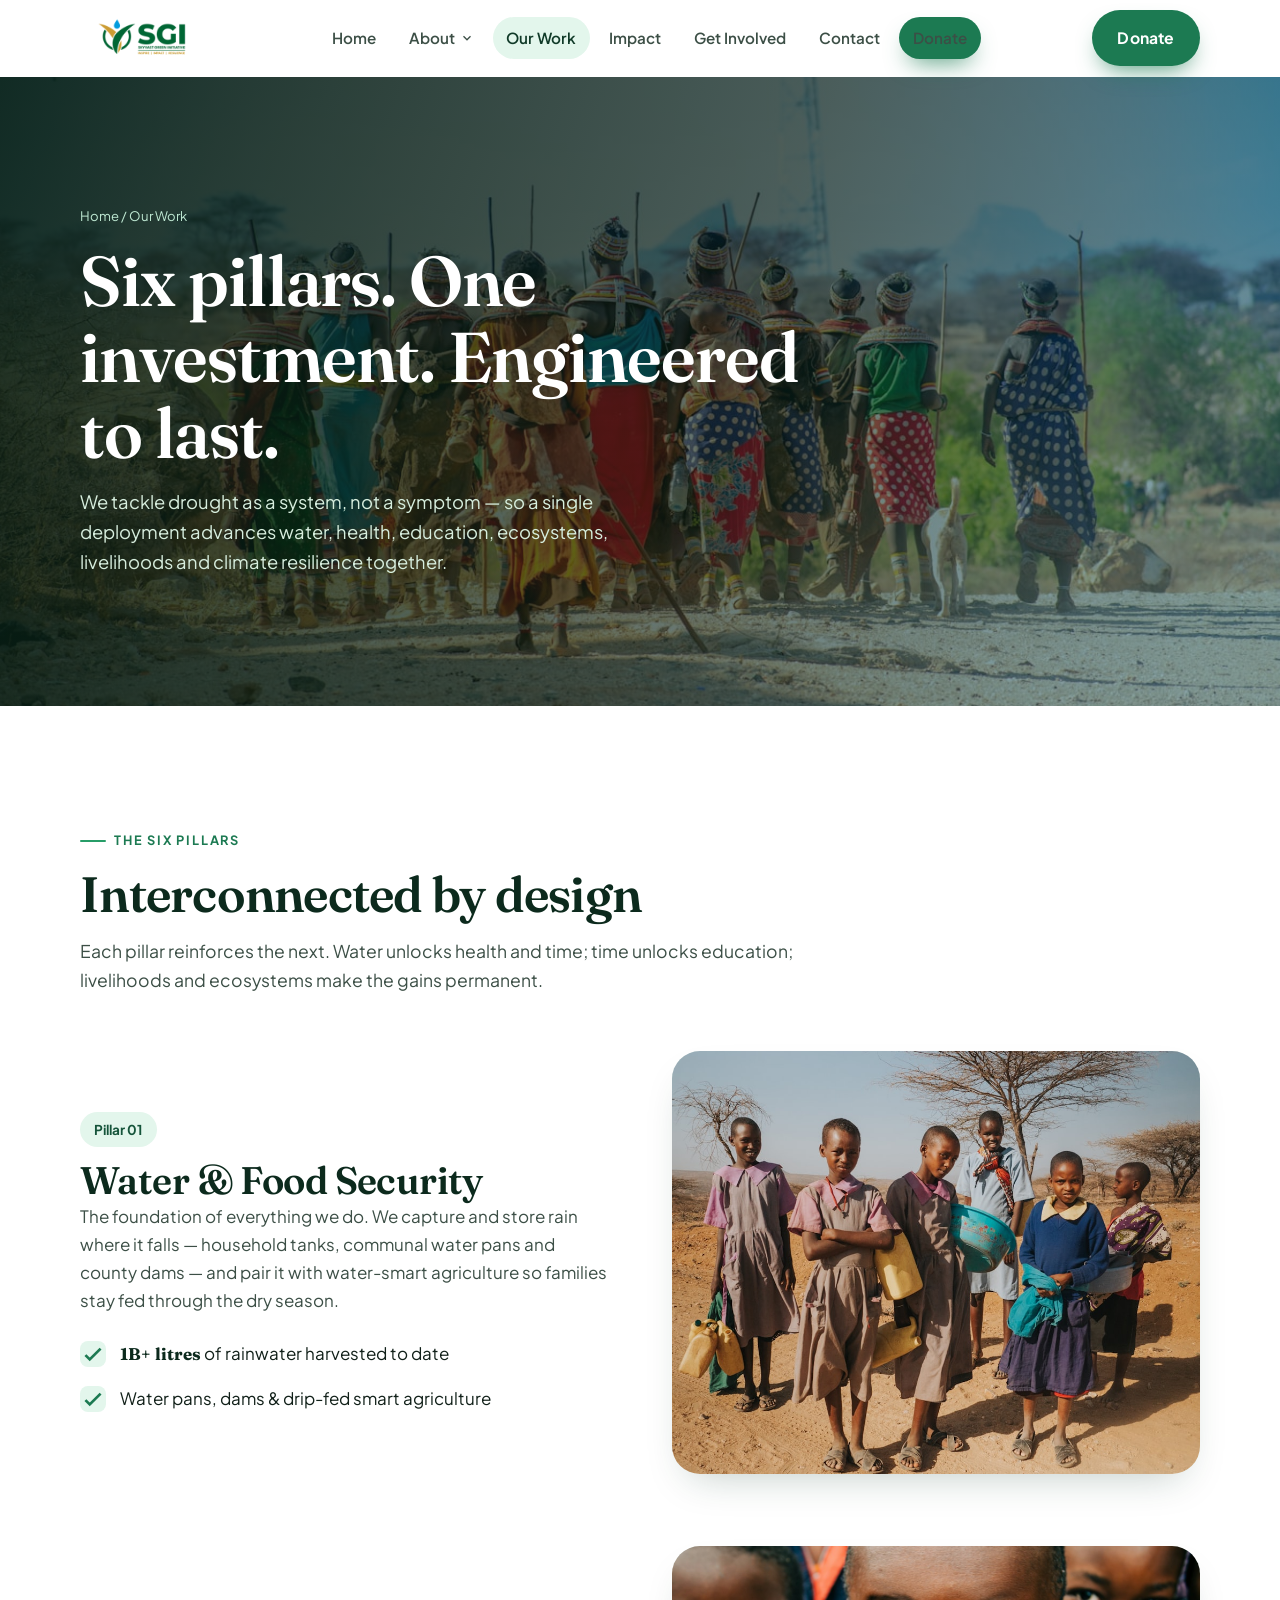
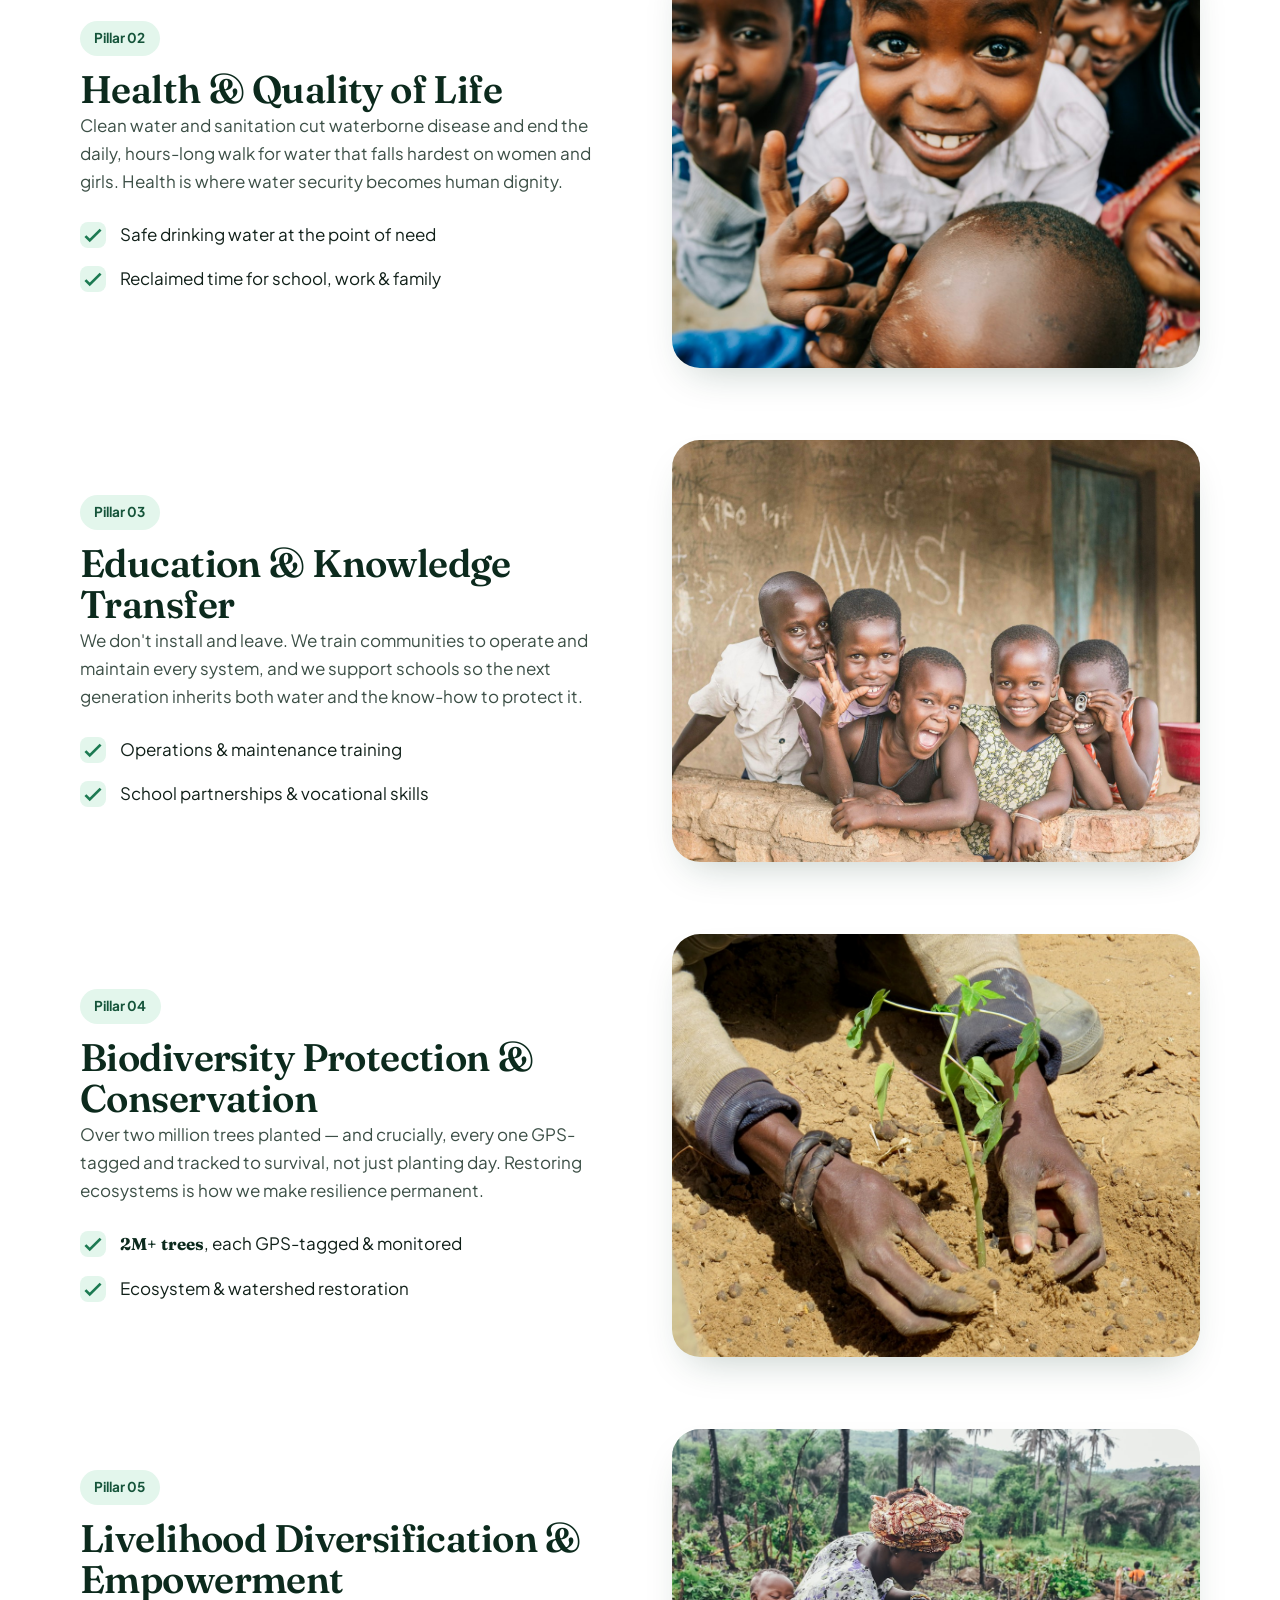
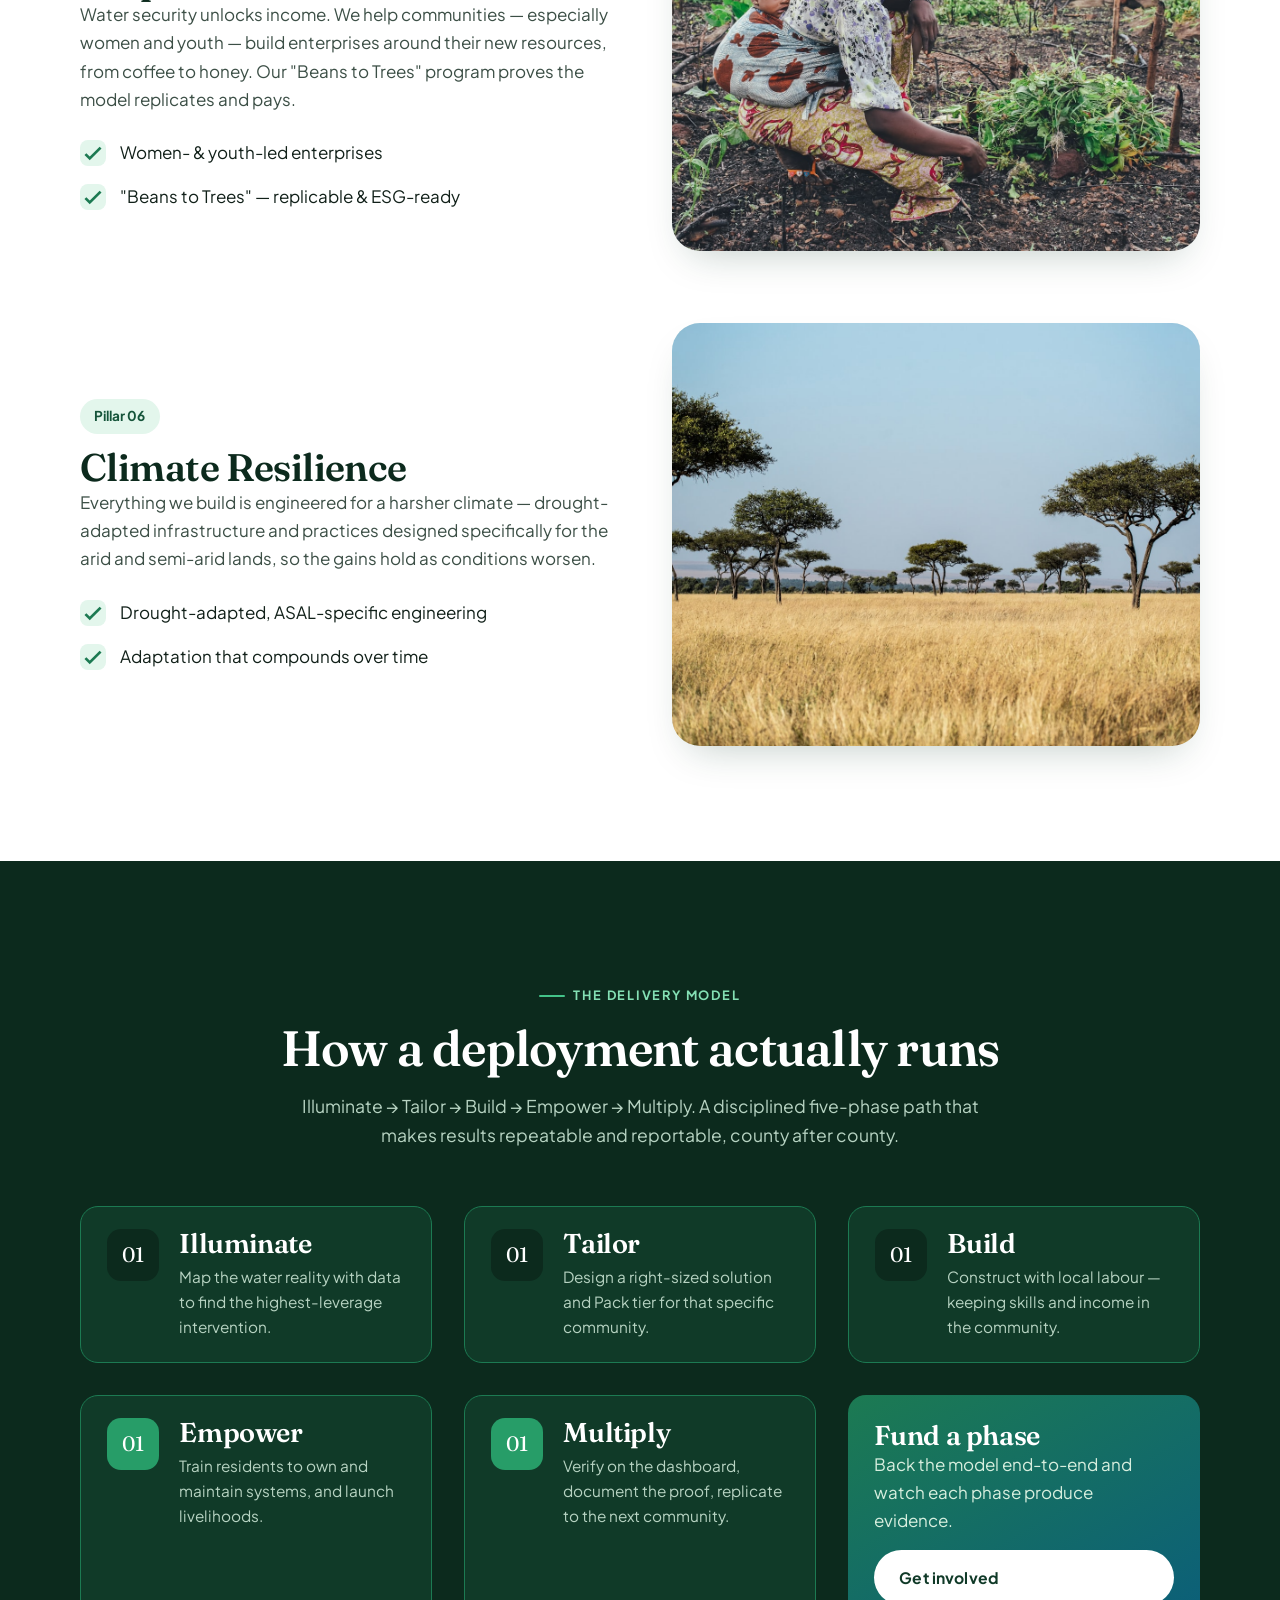
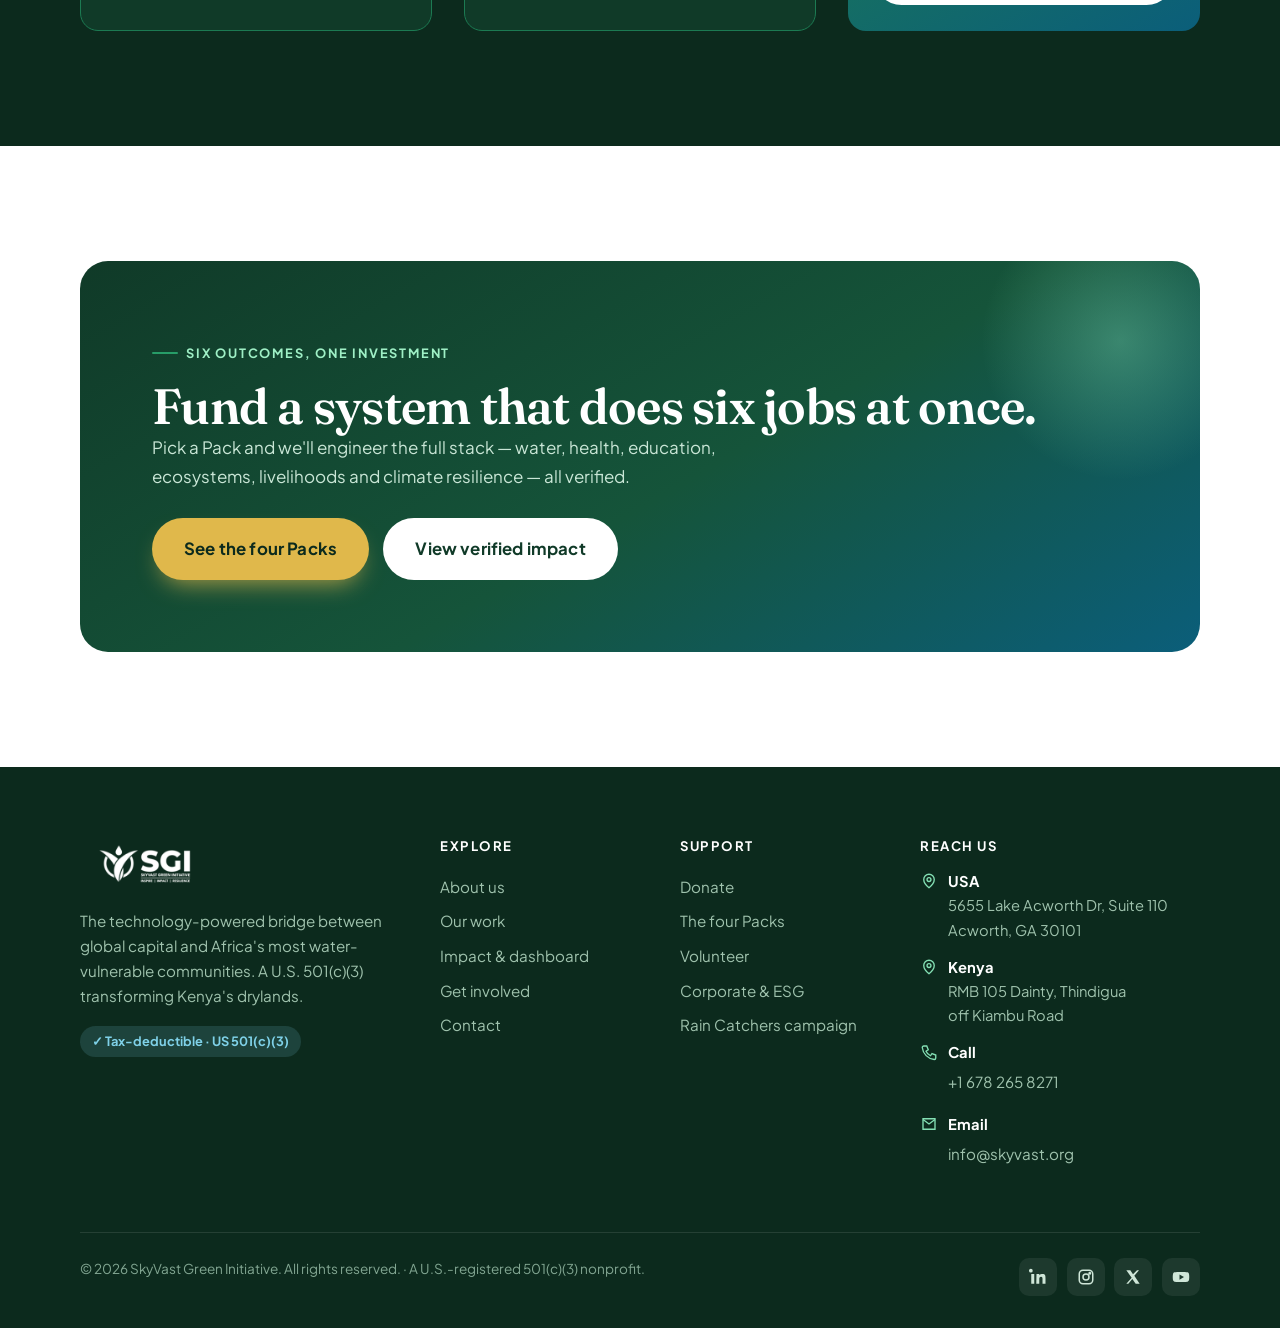
<file: our-work.html>
<!DOCTYPE html>
<html lang="en">
<head>
<meta charset="UTF-8" />
<meta name="viewport" content="width=device-width, initial-scale=1" />
<title>Our Work — The Six Pillars &amp; Five-Phase Model | SkyVast Green Initiative</title>
<meta name="description" content="How SkyVast engineers resilience: six interconnected pillars delivered through a disciplined five-phase model — Illuminate, Tailor, Build, Empower, Multiply." />
<link rel="icon" href="data:image/svg+xml,<svg xmlns='http://www.w3.org/2000/svg' viewBox='0 0 100 100'><circle cx='50' cy='50' r='48' fill='%23279d68'/><path d='M50 22c10 16 18 24 18 36a18 18 0 11-36 0c0-12 8-20 18-36z' fill='%23fff'/></svg>" />
<link rel="preconnect" href="https://fonts.googleapis.com" />
<link rel="preconnect" href="https://fonts.gstatic.com" crossorigin />
<link href="https://fonts.googleapis.com/css2?family=Fraunces:ital,opsz,wght@0,9..144,400..700;1,9..144,400..600&family=Plus+Jakarta+Sans:wght@400;500;600;700;800&display=swap" rel="stylesheet" />
<link rel="stylesheet" href="assets/css/styles.css" />
</head>
<body>
<a class="skip-link" href="#main">Skip to content</a>

<header class="site-header">
  <div class="container nav">
    <a class="brand" href="index.html" aria-label="SkyVast Green Initiative home">
      <img class="brand-logo" src="assets/img/logo-color.png" alt="SkyVast Green Initiative — Inspire, Restore, Transform" width="160" height="50" />
    </a>
    <nav class="nav-links" aria-label="Primary">
      <a href="index.html">Home</a>
      <div class="nav-item"><a href="about.html" class="nav-top">About <svg class="caret" viewBox="0 0 24 24" fill="none" stroke="currentColor" stroke-width="2.2"><path d="M6 9l6 6 6-6"/></svg></a><div class="submenu"><a href="about.html">Overview</a><a href="partners.html">Partners</a><a href="team.html">Team</a><a href="contact.html">Contact Us</a></div></div>
      <a href="our-work.html" class="active">Our Work</a>
      <a href="impact.html">Impact</a>
      <a href="get-involved.html">Get Involved</a>
      <a href="contact.html">Contact</a>
      <a class="btn btn--primary" href="get-involved.html#donate">Donate</a>
    </nav>
    <div class="nav-cta"><a class="btn btn--primary" href="get-involved.html#donate">Donate</a></div>
    <button class="nav-toggle" aria-label="Toggle menu" aria-expanded="false"><span></span></button>
  </div>
</header>

<main id="main">

<section class="page-hero has-photo">
  <div class="ph-bg"><img src="assets/img/village-water.jpg" alt="" aria-hidden="true" /></div>
  <div class="container">
    <div class="breadcrumb"><a href="index.html">Home</a> / Our Work</div>
    <h1>Six pillars. One investment. Engineered to last.</h1>
    <p>We tackle drought as a system, not a symptom — so a single deployment advances water, health, education, ecosystems, livelihoods and climate resilience together.</p>
  </div>
</section>

<!-- PILLARS DEEP DIVE -->
<section class="section">
  <div class="container">
    <div class="section-head reveal">
      <span class="eyebrow">The six pillars</span>
      <h2>Interconnected by design</h2>
      <p>Each pillar reinforces the next. Water unlocks health and time; time unlocks education; livelihoods and ecosystems make the gains permanent.</p>
    </div>

    <!-- Pillar 1 -->
    <div class="split reveal" style="margin-bottom:clamp(2.5rem,6vw,4.5rem)">
      <div class="split-copy">
        <span class="pill-note">Pillar 01</span>
        <h2 style="font-size:clamp(1.7rem,3.2vw,2.4rem);margin-top:.8rem">Water &amp; Food Security</h2>
        <p>The foundation of everything we do. We capture and store rain where it falls — household tanks, communal water pans and county dams — and pair it with water-smart agriculture so families stay fed through the dry season.</p>
        <ul class="feature-list">
          <li><span class="chk"><svg viewBox="0 0 24 24" fill="none" stroke="currentColor" stroke-width="2.5"><path d="M5 13l4 4L19 7"/></svg></span><span><b>1B+ litres</b> of rainwater harvested to date</span></li>
          <li><span class="chk"><svg viewBox="0 0 24 24" fill="none" stroke="currentColor" stroke-width="2.5"><path d="M5 13l4 4L19 7"/></svg></span><span>Water pans, dams &amp; drip-fed smart agriculture</span></li>
        </ul>
      </div>
      <div class="split-media" data-delay="1">
        <img src="assets/img/community.jpg" alt="Children carrying water containers home across Kenya's drylands" loading="lazy" />
      </div>
    </div>

    <!-- Pillar 2 -->
    <div class="split reverse reveal" style="margin-bottom:clamp(2.5rem,6vw,4.5rem)">
      <div class="split-media" data-delay="1">
        <img src="assets/img/children.jpg" alt="Healthy, smiling children in a Kenyan community" loading="lazy" />
      </div>
      <div class="split-copy">
        <span class="pill-note">Pillar 02</span>
        <h2 style="font-size:clamp(1.7rem,3.2vw,2.4rem);margin-top:.8rem">Health &amp; Quality of Life</h2>
        <p>Clean water and sanitation cut waterborne disease and end the daily, hours-long walk for water that falls hardest on women and girls. Health is where water security becomes human dignity.</p>
        <ul class="feature-list">
          <li><span class="chk"><svg viewBox="0 0 24 24" fill="none" stroke="currentColor" stroke-width="2.5"><path d="M5 13l4 4L19 7"/></svg></span><span>Safe drinking water at the point of need</span></li>
          <li><span class="chk"><svg viewBox="0 0 24 24" fill="none" stroke="currentColor" stroke-width="2.5"><path d="M5 13l4 4L19 7"/></svg></span><span>Reclaimed time for school, work &amp; family</span></li>
        </ul>
      </div>
    </div>

    <!-- Pillar 3 -->
    <div class="split reveal" style="margin-bottom:clamp(2.5rem,6vw,4.5rem)">
      <div class="split-copy">
        <span class="pill-note">Pillar 03</span>
        <h2 style="font-size:clamp(1.7rem,3.2vw,2.4rem);margin-top:.8rem">Education &amp; Knowledge Transfer</h2>
        <p>We don't install and leave. We train communities to operate and maintain every system, and we support schools so the next generation inherits both water and the know-how to protect it.</p>
        <ul class="feature-list">
          <li><span class="chk"><svg viewBox="0 0 24 24" fill="none" stroke="currentColor" stroke-width="2.5"><path d="M5 13l4 4L19 7"/></svg></span><span>Operations &amp; maintenance training</span></li>
          <li><span class="chk"><svg viewBox="0 0 24 24" fill="none" stroke="currentColor" stroke-width="2.5"><path d="M5 13l4 4L19 7"/></svg></span><span>School partnerships &amp; vocational skills</span></li>
        </ul>
      </div>
      <div class="split-media" data-delay="1">
        <img src="assets/img/farmer.jpg" alt="The next generation of a Kenyan village" loading="lazy" />
      </div>
    </div>

    <!-- Pillar 4 -->
    <div class="split reverse reveal" style="margin-bottom:clamp(2.5rem,6vw,4.5rem)">
      <div class="split-media" data-delay="1">
        <img src="assets/img/reforest.jpg" alt="Hands planting a tree seedling in dry soil" loading="lazy" />
      </div>
      <div class="split-copy">
        <span class="pill-note">Pillar 04</span>
        <h2 style="font-size:clamp(1.7rem,3.2vw,2.4rem);margin-top:.8rem">Biodiversity Protection &amp; Conservation</h2>
        <p>Over two million trees planted — and crucially, every one GPS-tagged and tracked to survival, not just planting day. Restoring ecosystems is how we make resilience permanent.</p>
        <ul class="feature-list">
          <li><span class="chk"><svg viewBox="0 0 24 24" fill="none" stroke="currentColor" stroke-width="2.5"><path d="M5 13l4 4L19 7"/></svg></span><span><b>2M+ trees</b>, each GPS-tagged &amp; monitored</span></li>
          <li><span class="chk"><svg viewBox="0 0 24 24" fill="none" stroke="currentColor" stroke-width="2.5"><path d="M5 13l4 4L19 7"/></svg></span><span>Ecosystem &amp; watershed restoration</span></li>
        </ul>
      </div>
    </div>

    <!-- Pillar 5 -->
    <div class="split reveal" style="margin-bottom:clamp(2.5rem,6vw,4.5rem)">
      <div class="split-copy">
        <span class="pill-note">Pillar 05</span>
        <h2 style="font-size:clamp(1.7rem,3.2vw,2.4rem);margin-top:.8rem">Livelihood Diversification &amp; Empowerment</h2>
        <p>Water security unlocks income. We help communities — especially women and youth — build enterprises around their new resources, from coffee to honey. Our "Beans to Trees" program proves the model replicates and pays.</p>
        <ul class="feature-list">
          <li><span class="chk"><svg viewBox="0 0 24 24" fill="none" stroke="currentColor" stroke-width="2.5"><path d="M5 13l4 4L19 7"/></svg></span><span>Women- &amp; youth-led enterprises</span></li>
          <li><span class="chk"><svg viewBox="0 0 24 24" fill="none" stroke="currentColor" stroke-width="2.5"><path d="M5 13l4 4L19 7"/></svg></span><span>"Beans to Trees" — replicable &amp; ESG-ready</span></li>
        </ul>
      </div>
      <div class="split-media" data-delay="1">
        <img src="assets/img/tree-planting.jpg" alt="A woman farmer tends her crops with her child on her back" loading="lazy" />
      </div>
    </div>

    <!-- Pillar 6 -->
    <div class="split reverse reveal">
      <div class="split-media" data-delay="1">
        <img src="assets/img/savanna.jpg" alt="Acacia trees on Kenya's semi-arid savanna" loading="lazy" />
      </div>
      <div class="split-copy">
        <span class="pill-note">Pillar 06</span>
        <h2 style="font-size:clamp(1.7rem,3.2vw,2.4rem);margin-top:.8rem">Climate Resilience</h2>
        <p>Everything we build is engineered for a harsher climate — drought-adapted infrastructure and practices designed specifically for the arid and semi-arid lands, so the gains hold as conditions worsen.</p>
        <ul class="feature-list">
          <li><span class="chk"><svg viewBox="0 0 24 24" fill="none" stroke="currentColor" stroke-width="2.5"><path d="M5 13l4 4L19 7"/></svg></span><span>Drought-adapted, ASAL-specific engineering</span></li>
          <li><span class="chk"><svg viewBox="0 0 24 24" fill="none" stroke="currentColor" stroke-width="2.5"><path d="M5 13l4 4L19 7"/></svg></span><span>Adaptation that compounds over time</span></li>
        </ul>
      </div>
    </div>
  </div>
</section>

<!-- FIVE-PHASE MODEL -->
<section class="section bg-dark">
  <div class="container">
    <div class="section-head center reveal">
      <span class="eyebrow">The delivery model</span>
      <h2>How a deployment actually runs</h2>
      <p>Illuminate → Tailor → Build → Empower → Multiply. A disciplined five-phase path that makes results repeatable and reportable, county after county.</p>
    </div>
    <div class="grid grid-3">
      <div class="step reveal" data-delay="0" style="background:#103a28;border-color:#1c7a52"><div class="step-no"></div><div><h3 style="color:#fff">Illuminate</h3><p style="color:#b7d3c2">Map the water reality with data to find the highest-leverage intervention.</p></div></div>
      <div class="step reveal" data-delay="1" style="background:#103a28;border-color:#1c7a52"><div class="step-no"></div><div><h3 style="color:#fff">Tailor</h3><p style="color:#b7d3c2">Design a right-sized solution and Pack tier for that specific community.</p></div></div>
      <div class="step reveal" data-delay="2" style="background:#103a28;border-color:#1c7a52"><div class="step-no"></div><div><h3 style="color:#fff">Build</h3><p style="color:#b7d3c2">Construct with local labour — keeping skills and income in the community.</p></div></div>
      <div class="step reveal" data-delay="0" style="background:#103a28;border-color:#1c7a52"><div class="step-no" style="background:var(--green-500)"></div><div><h3 style="color:#fff">Empower</h3><p style="color:#b7d3c2">Train residents to own and maintain systems, and launch livelihoods.</p></div></div>
      <div class="step reveal" data-delay="1" style="background:#103a28;border-color:#1c7a52"><div class="step-no" style="background:var(--green-500)"></div><div><h3 style="color:#fff">Multiply</h3><p style="color:#b7d3c2">Verify on the dashboard, document the proof, replicate to the next community.</p></div></div>
      <div class="reveal" data-delay="2" style="border-radius:var(--radius);background:linear-gradient(150deg,var(--green-600),var(--water-700));padding:1.6rem;display:flex;flex-direction:column;justify-content:center;color:#fff"><h3 style="color:#fff">Fund a phase</h3><p style="color:#d7eede;margin-bottom:1rem">Back the model end-to-end and watch each phase produce evidence.</p><a class="btn btn--light" href="get-involved.html#donate">Get involved</a></div>
    </div>
  </div>
</section>

<!-- CTA -->
<section class="section">
  <div class="container">
    <div class="cta-band reveal">
      <span class="eyebrow" style="color:#9ff0c6">Six outcomes, one investment</span>
      <h2>Fund a system that does six jobs at once.</h2>
      <p>Pick a Pack and we'll engineer the full stack — water, health, education, ecosystems, livelihoods and climate resilience — all verified.</p>
      <div class="btn-row">
        <a class="btn btn--gold btn--lg" href="get-involved.html#packs">See the four Packs</a>
        <a class="btn btn--light btn--lg" href="impact.html">View verified impact</a>
      </div>
    </div>
  </div>
</section>

</main>

<footer class="site-footer">
  <div class="container">
    <div class="footer-grid">
      <div class="footer-col footer-col--brand">
        <a class="brand" href="index.html"><img class="brand-logo brand-logo--invert" src="assets/img/logo-color.png" alt="SkyVast Green Initiative" width="160" height="50" /></a>
        <p class="footer-about">The technology-powered bridge between global capital and Africa's most water-vulnerable communities. A U.S. 501(c)(3) transforming Kenya's drylands.</p>
        <span class="badge-verified" style="margin-top:1.1rem;background:rgba(127,209,232,.15);color:#7fd1e8">✓ Tax-deductible · US 501(c)(3)</span>
      </div>
      <div class="footer-col"><h4>Explore</h4><a href="about.html">About us</a><a href="our-work.html">Our work</a><a href="impact.html">Impact &amp; dashboard</a><a href="get-involved.html">Get involved</a><a href="contact.html">Contact</a></div>
      <div class="footer-col"><h4>Support</h4><a href="get-involved.html#donate">Donate</a><a href="get-involved.html#packs">The four Packs</a><a href="get-involved.html#volunteer">Volunteer</a><a href="get-involved.html#partner">Corporate &amp; ESG</a><a href="get-involved.html#campaign">Rain Catchers campaign</a></div>
      <div class="footer-col"><h4>Reach us</h4><ul class="footer-contact"><li><svg viewBox="0 0 24 24" fill="none" stroke="currentColor" stroke-width="1.8"><path d="M12 21s-7-5.6-7-11a7 7 0 0114 0c0 5.4-7 11-7 11z"/><circle cx="12" cy="10" r="2.6"/></svg><span><b style="color:#fff">USA</b><br/>5655 Lake Acworth Dr, Suite 110<br/>Acworth, GA 30101</span></li><li><svg viewBox="0 0 24 24" fill="none" stroke="currentColor" stroke-width="1.8"><path d="M12 21s-7-5.6-7-11a7 7 0 0114 0c0 5.4-7 11-7 11z"/><circle cx="12" cy="10" r="2.6"/></svg><span><b style="color:#fff">Kenya</b><br/>RMB 105 Dainty, Thindigua<br/>off Kiambu Road</span></li><li><svg viewBox="0 0 24 24" fill="none" stroke="currentColor" stroke-width="1.8"><path d="M5 4h4l2 5-3 2a12 12 0 006 6l2-3 5 2v4a2 2 0 01-2 2A18 18 0 013 6a2 2 0 012-2z"/></svg><span><b style="color:#fff">Call</b><br/><a href="tel:+16782658271" style="color:inherit">+1 678 265 8271</a></span></li><li><svg viewBox="0 0 24 24" fill="none" stroke="currentColor" stroke-width="1.8"><path d="M4 5h16v14H4z"/><path d="M4 6l8 6 8-6"/></svg><span><b style="color:#fff">Email</b><br/><a href="mailto:info@skyvast.org" style="color:inherit">info@skyvast.org</a></span></li></ul></div>
    </div>
    <div class="footer-bottom">
      <span>© <span data-year>2026</span> SkyVast Green Initiative. All rights reserved. · A U.S.-registered 501(c)(3) nonprofit.</span>
      <div class="socials">
        <a href="https://skyvast.org/" target="_blank" rel="noopener" aria-label="LinkedIn"><svg viewBox="0 0 24 24" fill="currentColor" width="18"><path d="M4.98 3.5A2.5 2.5 0 102.5 6 2.5 2.5 0 004.98 3.5zM3 8h4v13H3zM10 8h3.8v1.8h.05A4.2 4.2 0 0118 8c4 0 4 2.6 4 6v7h-4v-6c0-1.5 0-3.3-2-3.3s-2.3 1.6-2.3 3.2V21h-4z"/></svg></a>
        <a href="https://skyvast.org/" target="_blank" rel="noopener" aria-label="Instagram"><svg viewBox="0 0 24 24" fill="none" stroke="currentColor" stroke-width="2" width="18"><rect x="3" y="3" width="18" height="18" rx="5"/><circle cx="12" cy="12" r="4"/><circle cx="17" cy="7" r="1" fill="currentColor"/></svg></a>
        <a href="https://skyvast.org/" target="_blank" rel="noopener" aria-label="X"><svg viewBox="0 0 24 24" fill="currentColor" width="16"><path d="M18 2h3l-7 8 8 12h-6l-5-7-6 7H2l8-9L2 2h6l4 6z"/></svg></a>
        <a href="https://skyvast.org/" target="_blank" rel="noopener" aria-label="YouTube"><svg viewBox="0 0 24 24" fill="currentColor" width="18"><path d="M23 12s0-3-.4-4.4a2.6 2.6 0 00-1.8-1.8C19.3 5.4 12 5.4 12 5.4s-7.3 0-8.8.4A2.6 2.6 0 001.4 7.6C1 9 1 12 1 12s0 3 .4 4.4a2.6 2.6 0 001.8 1.8c1.5.4 8.8.4 8.8.4s7.3 0 8.8-.4a2.6 2.6 0 001.8-1.8C23 15 23 12 23 12zM10 15.5v-7l6 3.5z"/></svg></a>
      </div>
    </div>
  </div>
</footer>

<script src="assets/js/main.js"></script>
</body>
</html>
</file>
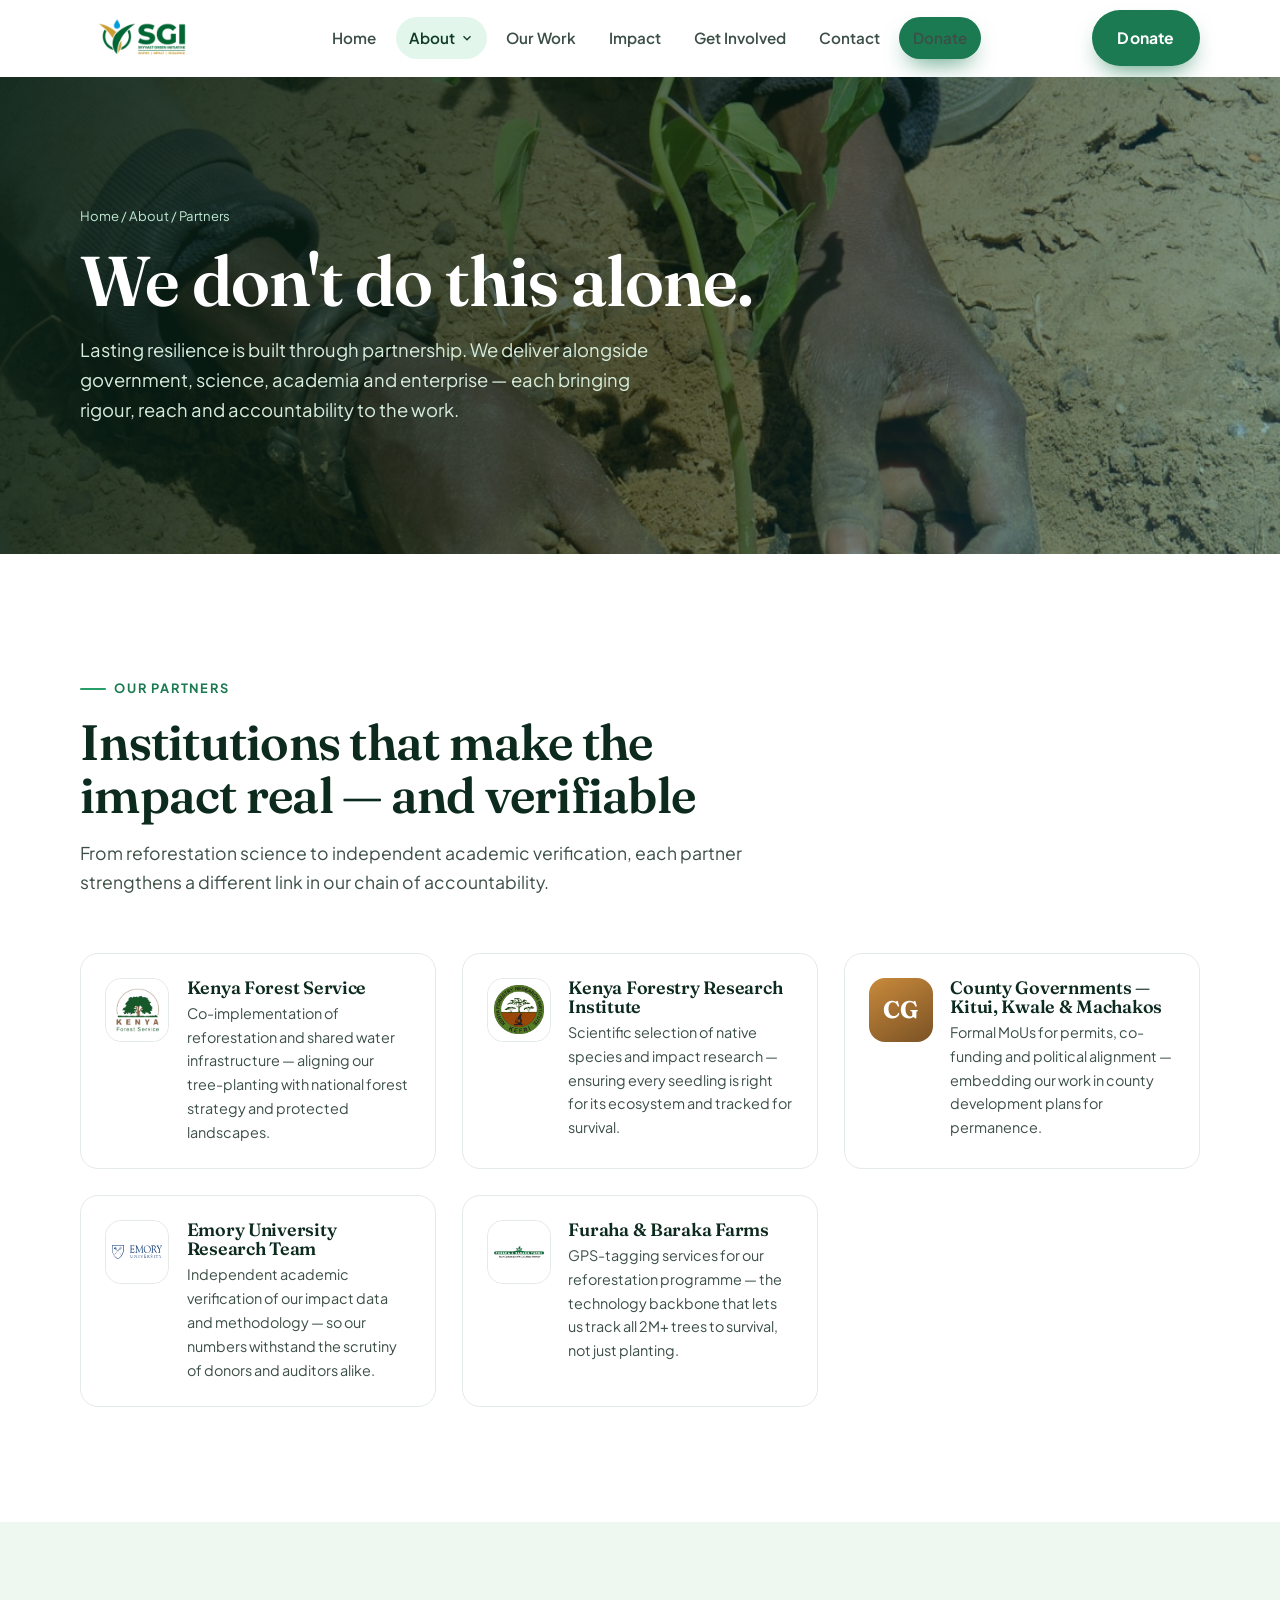
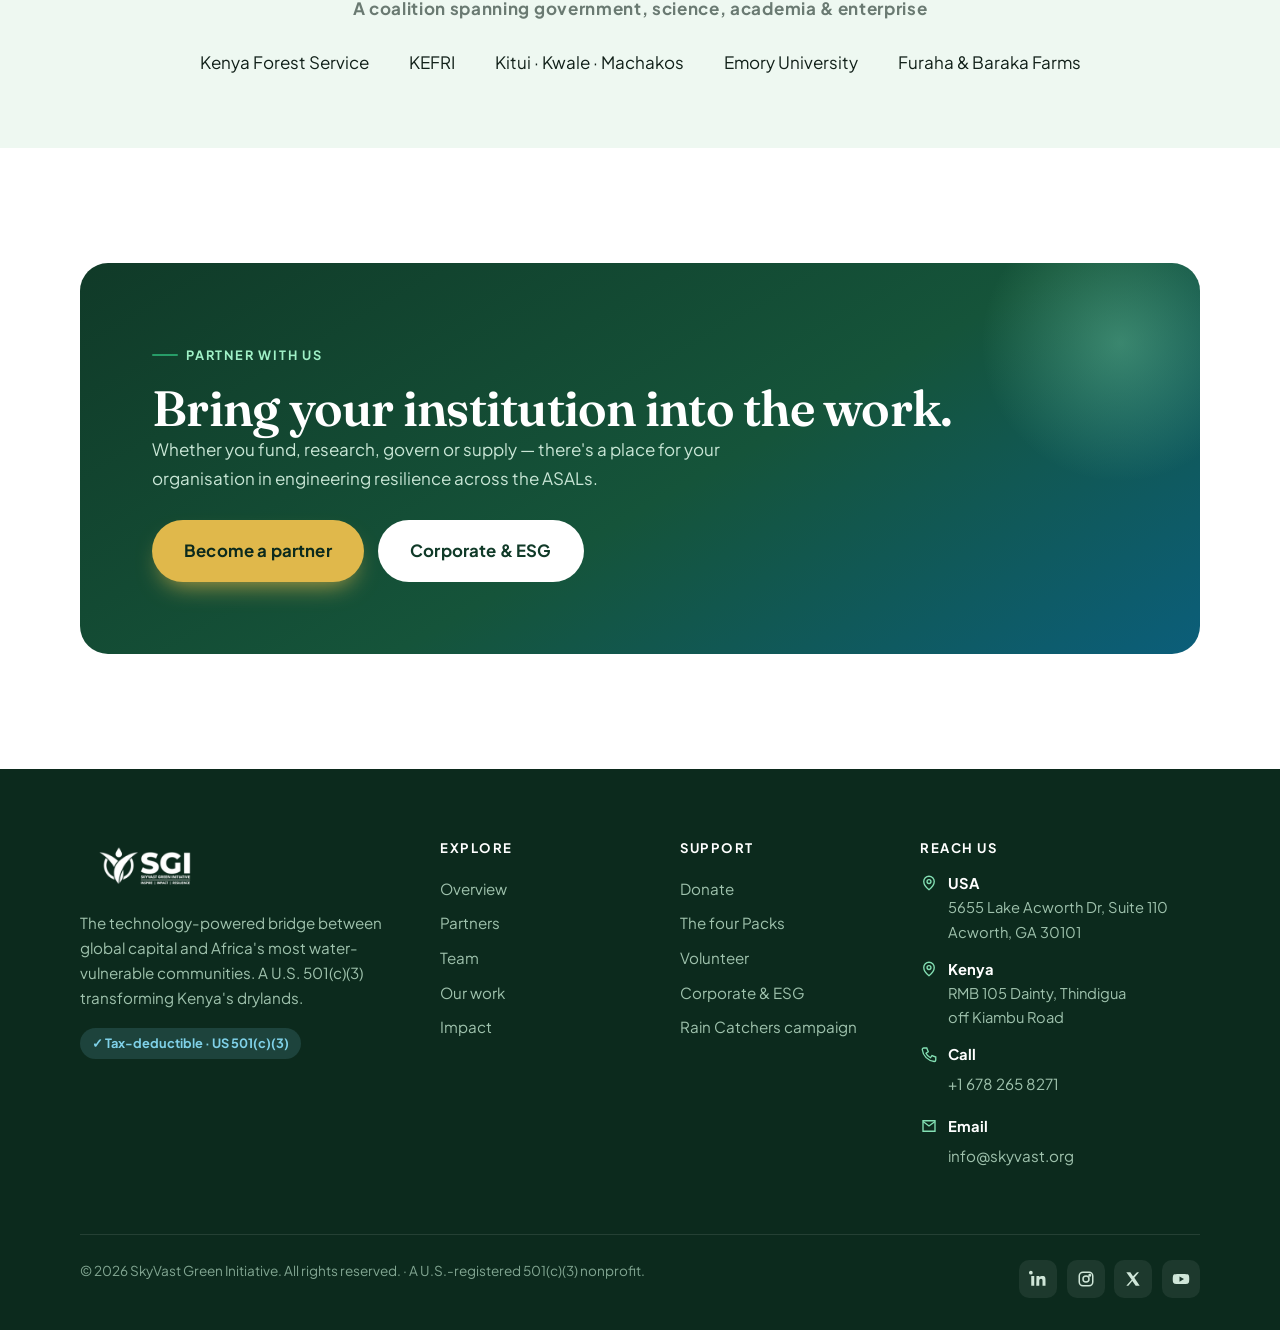
<file: partners.html>
<!DOCTYPE html>
<html lang="en">
<head>
<meta charset="UTF-8" />
<meta name="viewport" content="width=device-width, initial-scale=1" />
<title>Partners — SkyVast Green Initiative</title>
<meta name="description" content="SGI delivers with trusted partners: Kenya Forest Service, KEFRI, the County Governments of Kitui, Kwale & Machakos, Emory University and Furaha & Baraka Farms." />
<link rel="icon" href="data:image/svg+xml,<svg xmlns='http://www.w3.org/2000/svg' viewBox='0 0 100 100'><circle cx='50' cy='50' r='48' fill='%23279d68'/><path d='M50 22c10 16 18 24 18 36a18 18 0 11-36 0c0-12 8-20 18-36z' fill='%23fff'/></svg>" />
<link rel="preconnect" href="https://fonts.googleapis.com" />
<link rel="preconnect" href="https://fonts.gstatic.com" crossorigin />
<link href="https://fonts.googleapis.com/css2?family=Fraunces:ital,opsz,wght@0,9..144,400..700;1,9..144,400..600&family=Plus+Jakarta+Sans:wght@400;500;600;700;800&display=swap" rel="stylesheet" />
<link rel="stylesheet" href="assets/css/styles.css" />
</head>
<body>
<a class="skip-link" href="#main">Skip to content</a>

<header class="site-header">
  <div class="container nav">
    <a class="brand" href="index.html" aria-label="SkyVast Green Initiative home">
      <img class="brand-logo" src="assets/img/logo-color.png" alt="SkyVast Green Initiative — Inspire, Restore, Transform" width="160" height="50" />
    </a>
    <nav class="nav-links" aria-label="Primary">
      <a href="index.html">Home</a>
      <div class="nav-item"><a href="about.html" class="nav-top active">About <svg class="caret" viewBox="0 0 24 24" fill="none" stroke="currentColor" stroke-width="2.2"><path d="M6 9l6 6 6-6"/></svg></a><div class="submenu"><a href="about.html">Overview</a><a href="partners.html">Partners</a><a href="team.html">Team</a><a href="contact.html">Contact Us</a></div></div>
      <a href="our-work.html">Our Work</a>
      <a href="impact.html">Impact</a>
      <a href="get-involved.html">Get Involved</a>
      <a href="contact.html">Contact</a>
      <a class="btn btn--primary" href="get-involved.html#donate">Donate</a>
    </nav>
    <div class="nav-cta"><a class="btn btn--primary" href="get-involved.html#donate">Donate</a></div>
    <button class="nav-toggle" aria-label="Toggle menu" aria-expanded="false"><span></span></button>
  </div>
</header>

<main id="main">

<section class="page-hero has-photo">
  <div class="ph-bg"><img src="assets/img/reforest.jpg" alt="" aria-hidden="true" /></div>
  <div class="container">
    <div class="breadcrumb"><a href="index.html">Home</a> / About / Partners</div>
    <h1>We don't do this alone.</h1>
    <p>Lasting resilience is built through partnership. We deliver alongside government, science, academia and enterprise — each bringing rigour, reach and accountability to the work.</p>
  </div>
</section>

<section class="section">
  <div class="container">
    <div class="section-head reveal">
      <span class="eyebrow">Our partners</span>
      <h2>Institutions that make the impact real — and verifiable</h2>
      <p>From reforestation science to independent academic verification, each partner strengthens a different link in our chain of accountability.</p>
    </div>

    <div class="partner-grid">
      <article class="partner-card reveal" data-delay="0">
        <span class="partner-logo" style="background:#fff;border:1px solid var(--line)"><img src="assets/img/partners/kfs.png" alt="Kenya Forest Service logo" /></span>
        <div>
          <h3>Kenya Forest Service</h3>
          <p>Co-implementation of reforestation and shared water infrastructure — aligning our tree-planting with national forest strategy and protected landscapes.</p>
        </div>
      </article>
      <article class="partner-card reveal" data-delay="1">
        <span class="partner-logo" style="background:#fff;border:1px solid var(--line)"><img src="assets/img/partners/kefri.png" alt="Kenya Forestry Research Institute logo" /></span>
        <div>
          <h3>Kenya Forestry Research Institute</h3>
          <p>Scientific selection of native species and impact research — ensuring every seedling is right for its ecosystem and tracked for survival.</p>
        </div>
      </article>
      <article class="partner-card reveal" data-delay="2">
        <span class="partner-logo" style="background:linear-gradient(150deg,var(--earth-500),var(--earth-700))">CG</span>
        <div>
          <h3>County Governments — Kitui, Kwale &amp; Machakos</h3>
          <p>Formal MoUs for permits, co-funding and political alignment — embedding our work in county development plans for permanence.</p>
        </div>
      </article>
      <article class="partner-card reveal" data-delay="0">
        <span class="partner-logo" style="background:#fff;border:1px solid var(--line)"><img src="assets/img/partners/emory.svg" alt="Emory University logo" /></span>
        <div>
          <h3>Emory University Research Team</h3>
          <p>Independent academic verification of our impact data and methodology — so our numbers withstand the scrutiny of donors and auditors alike.</p>
        </div>
      </article>
      <article class="partner-card reveal" data-delay="2">
        <span class="partner-logo" style="background:#fff;border:1px solid var(--line)"><img src="assets/img/partners/furaha.png" alt="Furaha &amp; Baraka Farms logo" /></span>
        <div>
          <h3>Furaha &amp; Baraka Farms</h3>
          <p>GPS-tagging services for our reforestation programme — the technology backbone that lets us track all 2M+ trees to survival, not just planting.</p>
        </div>
      </article>
    </div>
  </div>
</section>

<section class="section--tight bg-mint">
  <div class="container">
    <p class="text-center" style="font-weight:700;letter-spacing:.04em;color:var(--muted);margin-bottom:1.6rem">A coalition spanning government, science, academia &amp; enterprise</p>
    <div class="partner-logos-row reveal">
      <span class="logo-chip">Kenya Forest Service</span>
      <span class="logo-chip">KEFRI</span>
      <span class="logo-chip">Kitui · Kwale · Machakos</span>
      <span class="logo-chip">Emory University</span>
      <span class="logo-chip">Furaha &amp; Baraka Farms</span>
    </div>
  </div>
</section>

<section class="section">
  <div class="container">
    <div class="cta-band reveal">
      <span class="eyebrow" style="color:#9ff0c6">Partner with us</span>
      <h2>Bring your institution into the work.</h2>
      <p>Whether you fund, research, govern or supply — there's a place for your organisation in engineering resilience across the ASALs.</p>
      <div class="btn-row">
        <a class="btn btn--gold btn--lg" href="contact.html#partner">Become a partner</a>
        <a class="btn btn--light btn--lg" href="get-involved.html#partner">Corporate &amp; ESG</a>
      </div>
    </div>
  </div>
</section>

</main>

<footer class="site-footer">
  <div class="container">
    <div class="footer-grid">
      <div class="footer-col footer-col--brand">
        <a class="brand" href="index.html"><img class="brand-logo brand-logo--invert" src="assets/img/logo-color.png" alt="SkyVast Green Initiative" width="160" height="50" /></a>
        <p class="footer-about">The technology-powered bridge between global capital and Africa's most water-vulnerable communities. A U.S. 501(c)(3) transforming Kenya's drylands.</p>
        <span class="badge-verified" style="margin-top:1.1rem;background:rgba(127,209,232,.15);color:#7fd1e8">✓ Tax-deductible · US 501(c)(3)</span>
      </div>
      <div class="footer-col"><h4>Explore</h4><a href="about.html">Overview</a><a href="partners.html">Partners</a><a href="team.html">Team</a><a href="our-work.html">Our work</a><a href="impact.html">Impact</a></div>
      <div class="footer-col"><h4>Support</h4><a href="get-involved.html#donate">Donate</a><a href="get-involved.html#packs">The four Packs</a><a href="get-involved.html#volunteer">Volunteer</a><a href="get-involved.html#partner">Corporate &amp; ESG</a><a href="get-involved.html#campaign">Rain Catchers campaign</a></div>
      <div class="footer-col"><h4>Reach us</h4><ul class="footer-contact"><li><svg viewBox="0 0 24 24" fill="none" stroke="currentColor" stroke-width="1.8"><path d="M12 21s-7-5.6-7-11a7 7 0 0114 0c0 5.4-7 11-7 11z"/><circle cx="12" cy="10" r="2.6"/></svg><span><b style="color:#fff">USA</b><br/>5655 Lake Acworth Dr, Suite 110<br/>Acworth, GA 30101</span></li><li><svg viewBox="0 0 24 24" fill="none" stroke="currentColor" stroke-width="1.8"><path d="M12 21s-7-5.6-7-11a7 7 0 0114 0c0 5.4-7 11-7 11z"/><circle cx="12" cy="10" r="2.6"/></svg><span><b style="color:#fff">Kenya</b><br/>RMB 105 Dainty, Thindigua<br/>off Kiambu Road</span></li><li><svg viewBox="0 0 24 24" fill="none" stroke="currentColor" stroke-width="1.8"><path d="M5 4h4l2 5-3 2a12 12 0 006 6l2-3 5 2v4a2 2 0 01-2 2A18 18 0 013 6a2 2 0 012-2z"/></svg><span><b style="color:#fff">Call</b><br/><a href="tel:+16782658271" style="color:inherit">+1 678 265 8271</a></span></li><li><svg viewBox="0 0 24 24" fill="none" stroke="currentColor" stroke-width="1.8"><path d="M4 5h16v14H4z"/><path d="M4 6l8 6 8-6"/></svg><span><b style="color:#fff">Email</b><br/><a href="mailto:info@skyvast.org" style="color:inherit">info@skyvast.org</a></span></li></ul></div>
    </div>
    <div class="footer-bottom">
      <span>© <span data-year>2026</span> SkyVast Green Initiative. All rights reserved. · A U.S.-registered 501(c)(3) nonprofit.</span>
      <div class="socials">
        <a href="https://skyvast.org/" target="_blank" rel="noopener" aria-label="LinkedIn"><svg viewBox="0 0 24 24" fill="currentColor" width="18"><path d="M4.98 3.5A2.5 2.5 0 102.5 6 2.5 2.5 0 004.98 3.5zM3 8h4v13H3zM10 8h3.8v1.8h.05A4.2 4.2 0 0118 8c4 0 4 2.6 4 6v7h-4v-6c0-1.5 0-3.3-2-3.3s-2.3 1.6-2.3 3.2V21h-4z"/></svg></a>
        <a href="https://skyvast.org/" target="_blank" rel="noopener" aria-label="Instagram"><svg viewBox="0 0 24 24" fill="none" stroke="currentColor" stroke-width="2" width="18"><rect x="3" y="3" width="18" height="18" rx="5"/><circle cx="12" cy="12" r="4"/><circle cx="17" cy="7" r="1" fill="currentColor"/></svg></a>
        <a href="https://skyvast.org/" target="_blank" rel="noopener" aria-label="X"><svg viewBox="0 0 24 24" fill="currentColor" width="16"><path d="M18 2h3l-7 8 8 12h-6l-5-7-6 7H2l8-9L2 2h6l4 6z"/></svg></a>
        <a href="https://skyvast.org/" target="_blank" rel="noopener" aria-label="YouTube"><svg viewBox="0 0 24 24" fill="currentColor" width="18"><path d="M23 12s0-3-.4-4.4a2.6 2.6 0 00-1.8-1.8C19.3 5.4 12 5.4 12 5.4s-7.3 0-8.8.4A2.6 2.6 0 001.4 7.6C1 9 1 12 1 12s0 3 .4 4.4a2.6 2.6 0 001.8 1.8c1.5.4 8.8.4 8.8.4s7.3 0 8.8-.4a2.6 2.6 0 001.8-1.8C23 15 23 12 23 12zM10 15.5v-7l6 3.5z"/></svg></a>
      </div>
    </div>
  </div>
</footer>

<script src="assets/js/main.js"></script>
</body>
</html>
</file>
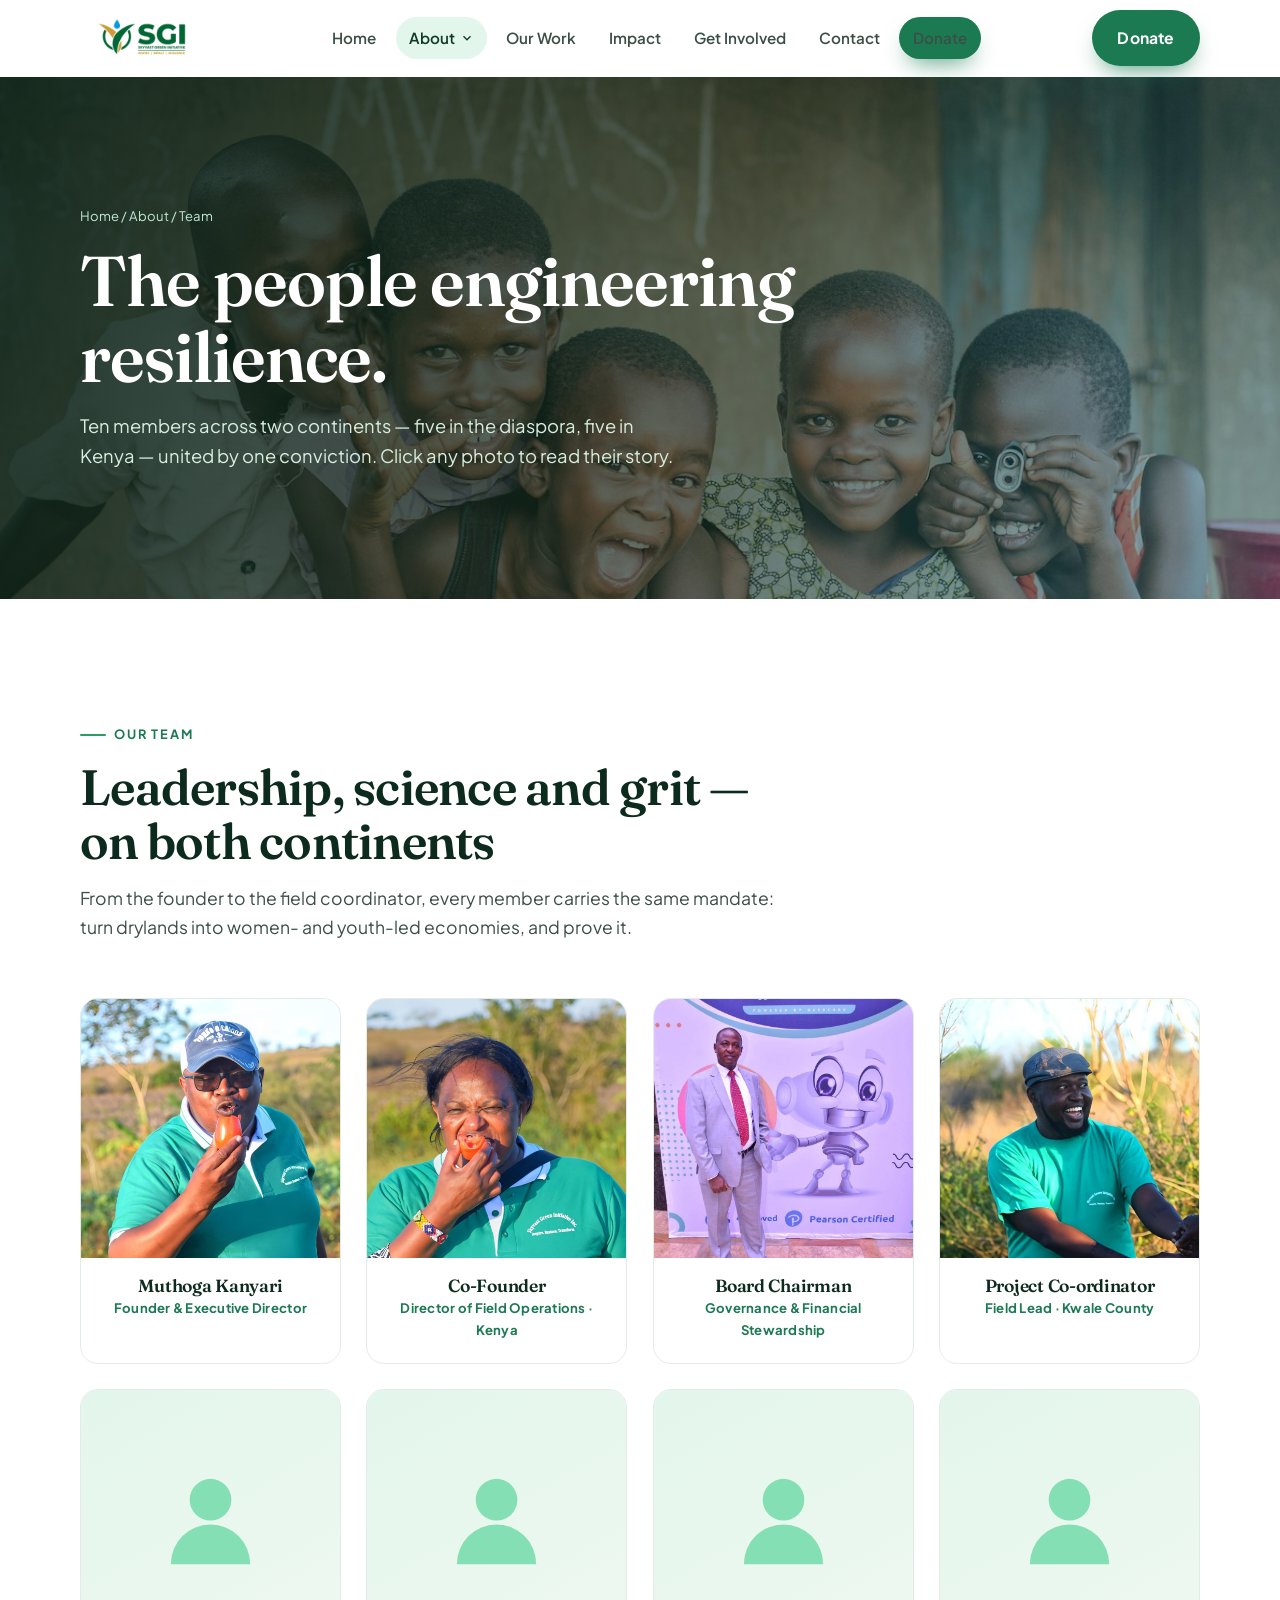
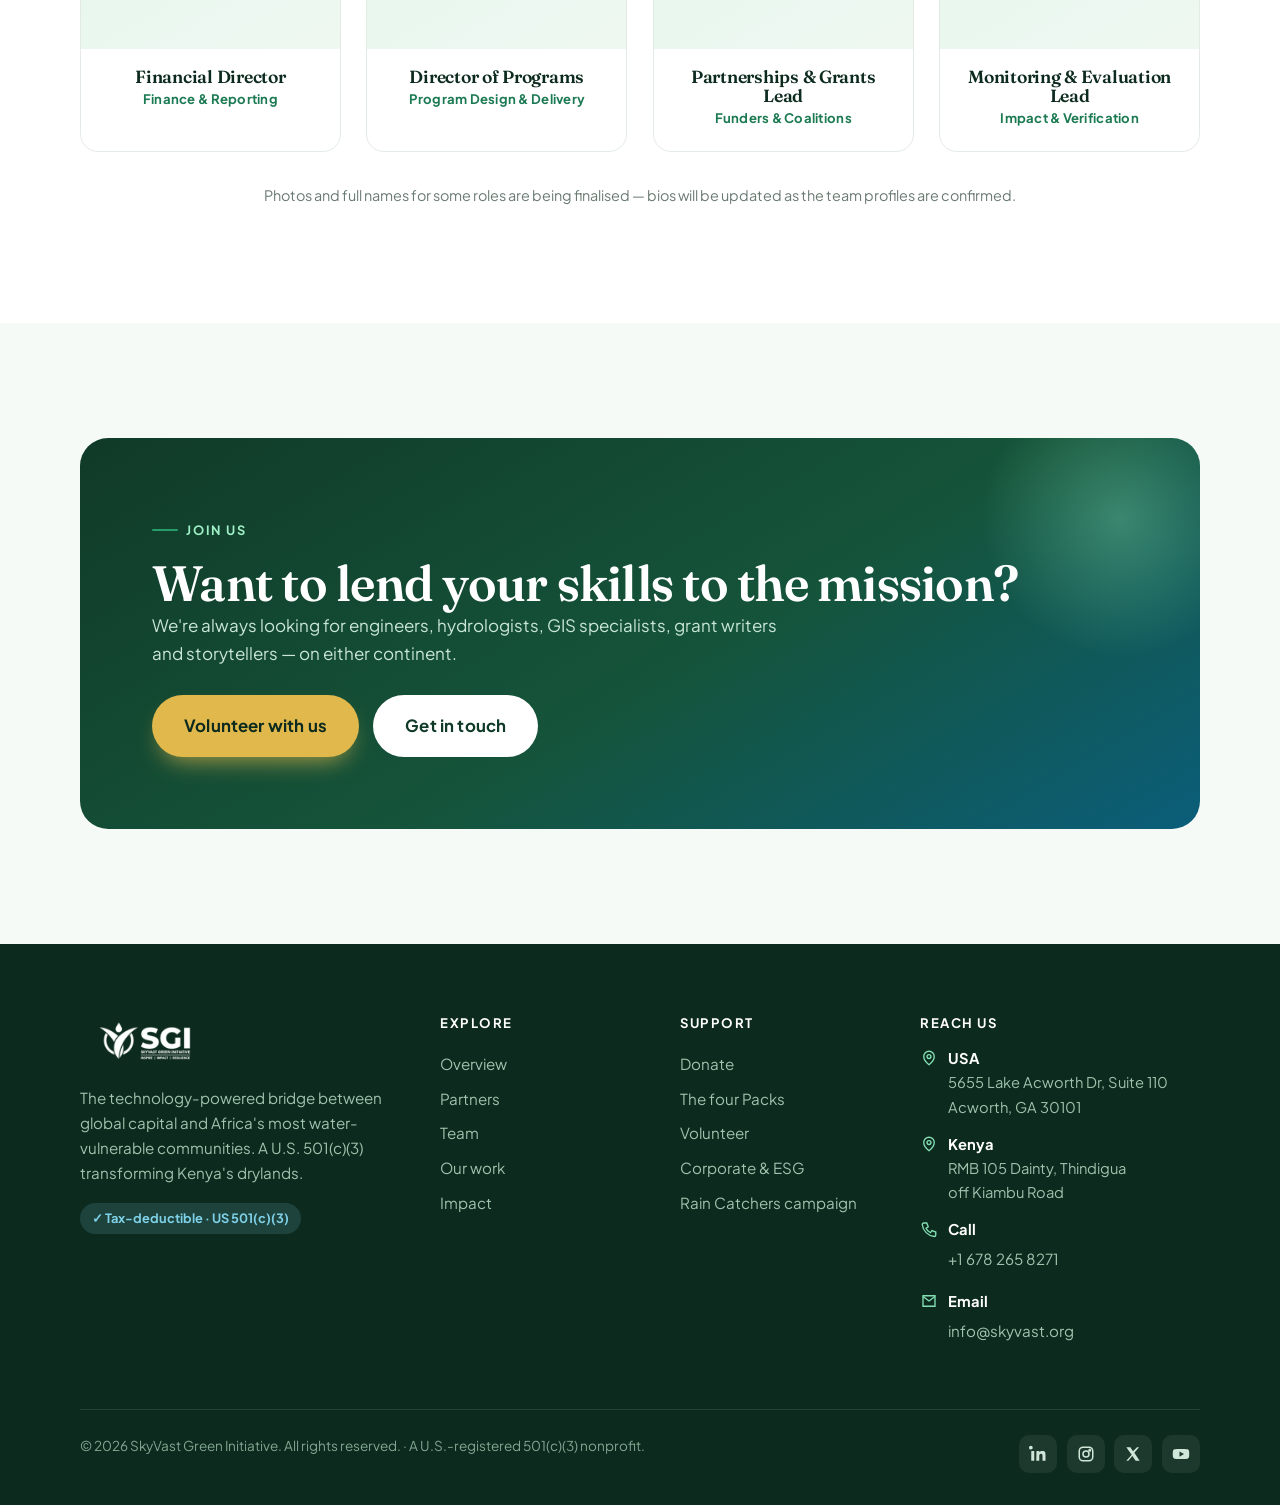
<file: team.html>
<!DOCTYPE html>
<html lang="en">
<head>
<meta charset="UTF-8" />
<meta name="viewport" content="width=device-width, initial-scale=1" />
<title>Team — SkyVast Green Initiative</title>
<meta name="description" content="Meet the SkyVast Green Initiative team — ten members across the United States and Kenya engineering water resilience across the ASALs. Click a photo to read each bio." />
<link rel="icon" href="data:image/svg+xml,<svg xmlns='http://www.w3.org/2000/svg' viewBox='0 0 100 100'><circle cx='50' cy='50' r='48' fill='%23279d68'/><path d='M50 22c10 16 18 24 18 36a18 18 0 11-36 0c0-12 8-20 18-36z' fill='%23fff'/></svg>" />
<link rel="preconnect" href="https://fonts.googleapis.com" />
<link rel="preconnect" href="https://fonts.gstatic.com" crossorigin />
<link href="https://fonts.googleapis.com/css2?family=Fraunces:ital,opsz,wght@0,9..144,400..700;1,9..144,400..600&family=Plus+Jakarta+Sans:wght@400;500;600;700;800&display=swap" rel="stylesheet" />
<link rel="stylesheet" href="assets/css/styles.css" />
</head>
<body>
<a class="skip-link" href="#main">Skip to content</a>

<header class="site-header">
  <div class="container nav">
    <a class="brand" href="index.html" aria-label="SkyVast Green Initiative home">
      <img class="brand-logo" src="assets/img/logo-color.png" alt="SkyVast Green Initiative — Inspire, Restore, Transform" width="160" height="50" />
    </a>
    <nav class="nav-links" aria-label="Primary">
      <a href="index.html">Home</a>
      <div class="nav-item"><a href="about.html" class="nav-top active">About <svg class="caret" viewBox="0 0 24 24" fill="none" stroke="currentColor" stroke-width="2.2"><path d="M6 9l6 6 6-6"/></svg></a><div class="submenu"><a href="about.html">Overview</a><a href="partners.html">Partners</a><a href="team.html">Team</a><a href="contact.html">Contact Us</a></div></div>
      <a href="our-work.html">Our Work</a>
      <a href="impact.html">Impact</a>
      <a href="get-involved.html">Get Involved</a>
      <a href="contact.html">Contact</a>
      <a class="btn btn--primary" href="get-involved.html#donate">Donate</a>
    </nav>
    <div class="nav-cta"><a class="btn btn--primary" href="get-involved.html#donate">Donate</a></div>
    <button class="nav-toggle" aria-label="Toggle menu" aria-expanded="false"><span></span></button>
  </div>
</header>

<main id="main">

<section class="page-hero has-photo">
  <div class="ph-bg"><img src="assets/img/farmer.jpg" alt="" aria-hidden="true" /></div>
  <div class="container">
    <div class="breadcrumb"><a href="index.html">Home</a> / About / Team</div>
    <h1>The people engineering resilience.</h1>
    <p>Ten members across two continents — five in the diaspora, five in Kenya — united by one conviction. Click any photo to read their story.</p>
  </div>
</section>

<section class="section">
  <div class="container">
    <div class="section-head reveal">
      <span class="eyebrow">Our team</span>
      <h2>Leadership, science and grit — on both continents</h2>
      <p>From the founder to the field coordinator, every member carries the same mandate: turn drylands into women- and youth-led economies, and prove it.</p>
    </div>

    <div class="team-grid">

      <article class="team-card reveal" data-name="Muthoga Kanyari" data-role="Founder &amp; Executive Director" data-linkedin="https://skyvast.org/" data-tel="+1 678 265 8271" data-email="info@skyvast.org">
        <div class="team-photo"><img src="assets/img/team/founder.jpg" alt="Muthoga Kanyari, Founder" loading="lazy" /><div class="view-bio"><span>Read bio →</span></div></div>
        <div class="team-body"><h3>Muthoga Kanyari</h3><div class="team-role">Founder &amp; Executive Director</div></div>
        <div data-bio hidden>
          <p>Muthoga Kanyari founded SkyVast Green Initiative after a single encounter changed the course of his life: two girls in Diani, neither older than nine, walking over ten kilometres for water from a dried-up riverbed. Unable to look away, he drove them home — and resolved to respond.</p>
          <p>Back in the United States he gathered like-minded partners and built an organisation that refuses to accept drought as destiny. Today he leads SGI's vision of engineering self-reliant, women- and youth-led economies across the ASALs — pairing global capital with local delivery and insisting that every outcome be measured, not assumed.</p>
        </div>
      </article>

      <article class="team-card reveal" data-delay="1" data-name="Co-Founder" data-role="Director of Field Operations · Kenya" data-linkedin="https://skyvast.org/" data-tel="+1 678 265 8271" data-email="info@skyvast.org">
        <div class="team-photo"><img src="assets/img/team/cofounder.jpg" alt="Co-Founder, Director of Field Operations" loading="lazy" /><div class="view-bio"><span>Read bio →</span></div></div>
        <div class="team-body"><h3>Co-Founder</h3><div class="team-role">Director of Field Operations · Kenya</div></div>
        <div data-bio hidden>
          <p>A co-founder of SkyVast Green Initiative, she anchors the organisation's presence on the ground in Kenya. From water pans to women's enterprise groups, she translates strategy into delivery — mobilising communities, building local ownership and making sure the people SGI serves are the people who lead the work.</p>
          <p>Her conviction is simple: resilience that isn't community-owned doesn't last. She spends as much time listening in villages as she does planning in the office — and it shows in projects that endure long after the build is done.</p>
        </div>
      </article>

      <article class="team-card reveal" data-delay="2" data-name="Board Chairman" data-role="Governance &amp; Financial Stewardship" data-linkedin="https://skyvast.org/" data-tel="+1 678 265 8271" data-email="info@skyvast.org">
        <div class="team-photo"><img src="assets/img/team/chairman.jpg" alt="Board Chairman" loading="lazy" /><div class="view-bio"><span>Read bio →</span></div></div>
        <div class="team-body"><h3>Board Chairman</h3><div class="team-role">Governance &amp; Financial Stewardship</div></div>
        <div data-bio hidden>
          <p>Our Board Chairman is a seasoned banking professional with over 25 years directing the operational functions of leading banks, and currently consults in the Blue Economy's fishing sector. He brings rigorous financial management, portfolio and project oversight, and a proven record of turning bold ideas into disciplined execution.</p>
          <p>At SGI he safeguards governance and financial integrity — ensuring that every dollar entrusted to us is stewarded with the same rigour he brought to the boardroom, and that our strategy stays both ambitious and accountable.</p>
        </div>
      </article>

      <article class="team-card reveal" data-name="Project Co-ordinator" data-role="Field Lead · Kwale County" data-linkedin="https://skyvast.org/" data-tel="+1 678 265 8271" data-email="info@skyvast.org">
        <div class="team-photo"><img src="assets/img/team/coordinator.jpg" alt="Project Co-ordinator, Kwale County" loading="lazy" /><div class="view-bio"><span>Read bio →</span></div></div>
        <div class="team-body"><h3>Project Co-ordinator</h3><div class="team-role">Field Lead · Kwale County</div></div>
        <div data-bio hidden>
          <p>He leads SGI's project team in Kwale County, where our story began. From dawn site visits to community trainings, he turns plans into built infrastructure — coordinating local labour, contractors and water-user groups so that tanks, pans and reforestation move from blueprint to reality.</p>
          <p>Equal parts engineer, organiser and neighbour, he's the reason delivery in the field stays on time, on budget and community-owned.</p>
        </div>
      </article>

      <article class="team-card reveal" data-delay="1" data-name="Financial Director" data-role="Finance &amp; Reporting" data-linkedin="https://skyvast.org/" data-tel="+1 678 265 8271" data-email="info@skyvast.org">
        <div class="team-photo"><div class="avatar-blank"><svg viewBox="0 0 24 24" fill="currentColor"><circle cx="12" cy="8" r="4.2"/><path d="M4 21a8 8 0 0116 0z"/></svg></div><div class="view-bio"><span>Read bio →</span></div></div>
        <div class="team-body"><h3>Financial Director</h3><div class="team-role">Finance &amp; Reporting</div></div>
        <div data-bio hidden>
          <p>With over 20 years in the finance world spanning audit, treasury and nonprofit financial management, our Financial Director keeps SGI's books transparent and donor-ready.</p>
          <p>She designs the controls and reporting that let funders see exactly where their capital lands — translating SGI's technology-verified impact into financial statements that withstand board and auditor scrutiny.</p>
        </div>
      </article>

      <article class="team-card reveal" data-delay="2" data-name="Director of Programs" data-role="Program Design &amp; Delivery" data-linkedin="https://skyvast.org/" data-tel="+1 678 265 8271" data-email="info@skyvast.org">
        <div class="team-photo"><div class="avatar-blank"><svg viewBox="0 0 24 24" fill="currentColor"><circle cx="12" cy="8" r="4.2"/><path d="M4 21a8 8 0 0116 0z"/></svg></div><div class="view-bio"><span>Read bio →</span></div></div>
        <div class="team-body"><h3>Director of Programs</h3><div class="team-role">Program Design &amp; Delivery</div></div>
        <div data-bio hidden>
          <p>Our Director of Programs converts SGI's six-pillar model into deployable projects across nine counties. From scoping a village's water reality to sequencing build, training and enterprise launch, she ensures every deployment runs the full Illuminate-to-Multiply cycle.</p>
          <p>Her job is to make excellence repeatable — so the next community gets the same rigour as the last, and the evidence to prove it.</p>
        </div>
      </article>

      <article class="team-card reveal" data-name="Partnerships &amp; Grants Lead" data-role="Funders &amp; Coalitions" data-linkedin="https://skyvast.org/" data-tel="+1 678 265 8271" data-email="info@skyvast.org">
        <div class="team-photo"><div class="avatar-blank"><svg viewBox="0 0 24 24" fill="currentColor"><circle cx="12" cy="8" r="4.2"/><path d="M4 21a8 8 0 0116 0z"/></svg></div><div class="view-bio"><span>Read bio →</span></div></div>
        <div class="team-body"><h3>Partnerships &amp; Grants Lead</h3><div class="team-role">Funders &amp; Coalitions</div></div>
        <div data-bio hidden>
          <p>Our Partnerships &amp; Grants Lead builds the coalitions that make the work possible — cultivating foundations, corporates and institutions, and shaping proposals that match each funder's priorities.</p>
          <p>They're the bridge between SGI's field results and the global capital that scales them, ensuring every partnership advances both impact and accountability.</p>
        </div>
      </article>

      <article class="team-card reveal" data-delay="1" data-name="Monitoring &amp; Evaluation Lead" data-role="Impact &amp; Verification" data-linkedin="https://skyvast.org/" data-tel="+1 678 265 8271" data-email="info@skyvast.org">
        <div class="team-photo"><div class="avatar-blank"><svg viewBox="0 0 24 24" fill="currentColor"><circle cx="12" cy="8" r="4.2"/><path d="M4 21a8 8 0 0116 0z"/></svg></div><div class="view-bio"><span>Read bio →</span></div></div>
        <div class="team-body"><h3>Monitoring &amp; Evaluation Lead</h3><div class="team-role">Impact &amp; Verification</div></div>
        <div data-bio hidden>
          <p>Our Monitoring, Evaluation &amp; Impact Lead owns the numbers. They run the GPS-tagging, dashboards and AI tracking that turn SGI's promises into audited proof.</p>
          <p>Every tree, litre and household reached can be verified, not just reported — because the credibility of the whole organisation rests on this work.</p>
        </div>
      </article>

    </div>

    <p class="text-center" style="margin-top:2rem;color:var(--muted);font-size:.9rem">Photos and full names for some roles are being finalised — bios will be updated as the team profiles are confirmed.</p>
  </div>
</section>

<section class="section bg-soft">
  <div class="container">
    <div class="cta-band reveal">
      <span class="eyebrow" style="color:#9ff0c6">Join us</span>
      <h2>Want to lend your skills to the mission?</h2>
      <p>We're always looking for engineers, hydrologists, GIS specialists, grant writers and storytellers — on either continent.</p>
      <div class="btn-row">
        <a class="btn btn--gold btn--lg" href="contact.html#volunteer">Volunteer with us</a>
        <a class="btn btn--light btn--lg" href="contact.html">Get in touch</a>
      </div>
    </div>
  </div>
</section>

</main>

<!-- BIO MODAL -->
<div class="modal" data-bio-modal aria-hidden="true" role="dialog" aria-modal="true" aria-label="Team member biography">
  <div class="modal-backdrop"></div>
  <div class="modal-card">
    <button class="modal-close" aria-label="Close"><svg viewBox="0 0 24 24" fill="none" stroke="currentColor" stroke-width="2.2" width="18"><path d="M6 6l12 12M18 6L6 18"/></svg></button>
    <div class="modal-head">
      <div class="m-photo" data-m-photo></div>
      <div><h3 data-m-name></h3><div class="team-role" data-m-role></div></div>
    </div>
    <div class="modal-body">
      <div data-m-body></div>
      <div class="modal-contact" data-m-contact></div>
    </div>
  </div>
</div>

<footer class="site-footer">
  <div class="container">
    <div class="footer-grid">
      <div class="footer-col footer-col--brand">
        <a class="brand" href="index.html"><img class="brand-logo brand-logo--invert" src="assets/img/logo-color.png" alt="SkyVast Green Initiative" width="160" height="50" /></a>
        <p class="footer-about">The technology-powered bridge between global capital and Africa's most water-vulnerable communities. A U.S. 501(c)(3) transforming Kenya's drylands.</p>
        <span class="badge-verified" style="margin-top:1.1rem;background:rgba(127,209,232,.15);color:#7fd1e8">✓ Tax-deductible · US 501(c)(3)</span>
      </div>
      <div class="footer-col"><h4>Explore</h4><a href="about.html">Overview</a><a href="partners.html">Partners</a><a href="team.html">Team</a><a href="our-work.html">Our work</a><a href="impact.html">Impact</a></div>
      <div class="footer-col"><h4>Support</h4><a href="get-involved.html#donate">Donate</a><a href="get-involved.html#packs">The four Packs</a><a href="get-involved.html#volunteer">Volunteer</a><a href="get-involved.html#partner">Corporate &amp; ESG</a><a href="get-involved.html#campaign">Rain Catchers campaign</a></div>
      <div class="footer-col"><h4>Reach us</h4><ul class="footer-contact"><li><svg viewBox="0 0 24 24" fill="none" stroke="currentColor" stroke-width="1.8"><path d="M12 21s-7-5.6-7-11a7 7 0 0114 0c0 5.4-7 11-7 11z"/><circle cx="12" cy="10" r="2.6"/></svg><span><b style="color:#fff">USA</b><br/>5655 Lake Acworth Dr, Suite 110<br/>Acworth, GA 30101</span></li><li><svg viewBox="0 0 24 24" fill="none" stroke="currentColor" stroke-width="1.8"><path d="M12 21s-7-5.6-7-11a7 7 0 0114 0c0 5.4-7 11-7 11z"/><circle cx="12" cy="10" r="2.6"/></svg><span><b style="color:#fff">Kenya</b><br/>RMB 105 Dainty, Thindigua<br/>off Kiambu Road</span></li><li><svg viewBox="0 0 24 24" fill="none" stroke="currentColor" stroke-width="1.8"><path d="M5 4h4l2 5-3 2a12 12 0 006 6l2-3 5 2v4a2 2 0 01-2 2A18 18 0 013 6a2 2 0 012-2z"/></svg><span><b style="color:#fff">Call</b><br/><a href="tel:+16782658271" style="color:inherit">+1 678 265 8271</a></span></li><li><svg viewBox="0 0 24 24" fill="none" stroke="currentColor" stroke-width="1.8"><path d="M4 5h16v14H4z"/><path d="M4 6l8 6 8-6"/></svg><span><b style="color:#fff">Email</b><br/><a href="mailto:info@skyvast.org" style="color:inherit">info@skyvast.org</a></span></li></ul></div>
    </div>
    <div class="footer-bottom">
      <span>© <span data-year>2026</span> SkyVast Green Initiative. All rights reserved. · A U.S.-registered 501(c)(3) nonprofit.</span>
      <div class="socials">
        <a href="https://skyvast.org/" target="_blank" rel="noopener" aria-label="LinkedIn"><svg viewBox="0 0 24 24" fill="currentColor" width="18"><path d="M4.98 3.5A2.5 2.5 0 102.5 6 2.5 2.5 0 004.98 3.5zM3 8h4v13H3zM10 8h3.8v1.8h.05A4.2 4.2 0 0118 8c4 0 4 2.6 4 6v7h-4v-6c0-1.5 0-3.3-2-3.3s-2.3 1.6-2.3 3.2V21h-4z"/></svg></a>
        <a href="https://skyvast.org/" target="_blank" rel="noopener" aria-label="Instagram"><svg viewBox="0 0 24 24" fill="none" stroke="currentColor" stroke-width="2" width="18"><rect x="3" y="3" width="18" height="18" rx="5"/><circle cx="12" cy="12" r="4"/><circle cx="17" cy="7" r="1" fill="currentColor"/></svg></a>
        <a href="https://skyvast.org/" target="_blank" rel="noopener" aria-label="X"><svg viewBox="0 0 24 24" fill="currentColor" width="16"><path d="M18 2h3l-7 8 8 12h-6l-5-7-6 7H2l8-9L2 2h6l4 6z"/></svg></a>
        <a href="https://skyvast.org/" target="_blank" rel="noopener" aria-label="YouTube"><svg viewBox="0 0 24 24" fill="currentColor" width="18"><path d="M23 12s0-3-.4-4.4a2.6 2.6 0 00-1.8-1.8C19.3 5.4 12 5.4 12 5.4s-7.3 0-8.8.4A2.6 2.6 0 001.4 7.6C1 9 1 12 1 12s0 3 .4 4.4a2.6 2.6 0 001.8 1.8c1.5.4 8.8.4 8.8.4s7.3 0 8.8-.4a2.6 2.6 0 001.8-1.8C23 15 23 12 23 12zM10 15.5v-7l6 3.5z"/></svg></a>
      </div>
    </div>
  </div>
</footer>

<script src="assets/js/main.js"></script>
</body>
</html>
</file>
<file: assets/css/styles.css>
/* ==========================================================================
   SkyVast Green Initiative — Design System
   "Engineer resilience at every scale."
   Static, dependency-free. Tokens → base → components → utilities → responsive.
   ========================================================================== */

/* ---------- Design Tokens ---------- */
:root {
  /* Brand palette: forest greens, water blues, savanna earth */
  --green-900: #0c2a1d;
  --green-800: #103a28;
  --green-700: #15543a;
  --green-600: #1c7a52;
  --green-500: #279d68;
  --green-400: #43c389;
  --green-300: #84e0b4;
  --green-100: #e3f6ec;

  --water-700: #0b5e7a;
  --water-500: #1493bf;
  --water-300: #7fd1e8;
  --water-100: #e2f4fa;

  --earth-700: #7a5224;
  --earth-500: #c98a3c;
  --earth-300: #e7c188;
  --sand-100:  #f7f1e6;

  --gold:      #e0b84b;

  --ink:       #112019;
  --ink-soft:  #3c4f46;
  --muted:     #6a7a72;
  --line:      #e4ebe6;
  --bg:        #ffffff;
  --bg-soft:   #f5faf6;
  --bg-mint:   #eef8f1;

  /* Typography */
  --font-display: "Fraunces", Georgia, "Times New Roman", serif;
  --font-body: "Plus Jakarta Sans", -apple-system, BlinkMacSystemFont, "Segoe UI", Roboto, Helvetica, Arial, sans-serif;

  /* Rhythm */
  --maxw: 1200px;
  --gap: clamp(1rem, 2.5vw, 2rem);
  --radius-sm: 10px;
  --radius: 18px;
  --radius-lg: 28px;
  --shadow-sm: 0 2px 10px rgba(16, 58, 40, 0.06);
  --shadow: 0 18px 40px -18px rgba(16, 58, 40, 0.28);
  --shadow-lg: 0 40px 80px -30px rgba(12, 42, 29, 0.45);

  --ease: cubic-bezier(0.22, 1, 0.36, 1);
}

/* ---------- Reset & Base ---------- */
*, *::before, *::after { box-sizing: border-box; }
* { margin: 0; }
html { scroll-behavior: smooth; -webkit-text-size-adjust: 100%; }
body {
  font-family: var(--font-body);
  color: var(--ink);
  background: var(--bg);
  line-height: 1.65;
  font-size: 17px;
  -webkit-font-smoothing: antialiased;
  text-rendering: optimizeLegibility;
  overflow-x: hidden;
}
img, svg, video { display: block; max-width: 100%; }
img { height: auto; }
a { color: inherit; text-decoration: none; }
ul { list-style: none; padding: 0; }
button { font-family: inherit; cursor: pointer; border: none; background: none; }
:focus-visible { outline: 3px solid var(--green-400); outline-offset: 3px; border-radius: 4px; }

h1, h2, h3, h4 { font-family: var(--font-display); line-height: 1.08; font-weight: 600; color: var(--green-900); letter-spacing: -0.015em; }
h1 { font-size: clamp(2.5rem, 6vw, 4.4rem); }
h2 { font-size: clamp(2rem, 4.4vw, 3.1rem); }
h3 { font-size: clamp(1.3rem, 2.4vw, 1.7rem); }
p { color: var(--ink-soft); }

/* ---------- Layout helpers ---------- */
.container { width: 100%; max-width: var(--maxw); margin-inline: auto; padding-inline: clamp(1.1rem, 4vw, 2.5rem); }
.section { padding-block: clamp(4rem, 9vw, 7.5rem); }
.section--tight { padding-block: clamp(3rem, 6vw, 4.5rem); }
.bg-soft { background: var(--bg-soft); }
.bg-mint { background: var(--bg-mint); }
.bg-dark { background: var(--green-900); color: #dff0e6; }
.bg-dark h1, .bg-dark h2, .bg-dark h3 { color: #fff; }
.bg-dark p { color: #b7d3c2; }

.eyebrow {
  display: inline-flex; align-items: center; gap: .5rem;
  font-size: .8rem; font-weight: 700; letter-spacing: .14em; text-transform: uppercase;
  color: var(--green-600); margin-bottom: 1rem;
}
.eyebrow::before { content: ""; width: 26px; height: 2px; background: var(--green-500); border-radius: 2px; }
.bg-dark .eyebrow { color: var(--green-300); }
.bg-dark .eyebrow::before { background: var(--green-400); }

.section-head { max-width: 720px; margin-bottom: clamp(2.2rem, 5vw, 3.5rem); }
.section-head.center { margin-inline: auto; text-align: center; }
.section-head p { margin-top: 1rem; font-size: 1.1rem; }
.lede { font-size: clamp(1.1rem, 2vw, 1.35rem); color: var(--ink-soft); }

/* ---------- Buttons ---------- */
.btn {
  display: inline-flex; align-items: center; gap: .6rem;
  font-weight: 700; font-size: .98rem; letter-spacing: .01em;
  padding: .92rem 1.6rem; border-radius: 999px;
  transition: transform .25s var(--ease), box-shadow .25s var(--ease), background .25s var(--ease), color .25s var(--ease);
  white-space: nowrap;
}
.btn svg { width: 18px; height: 18px; }
.btn--primary { background: var(--green-600); color: #fff; box-shadow: 0 12px 24px -10px rgba(28, 122, 82, .8); }
.btn--primary:hover { background: var(--green-700); transform: translateY(-2px); box-shadow: 0 18px 32px -12px rgba(28, 122, 82, .9); }
.btn--gold { background: var(--gold); color: var(--green-900); box-shadow: 0 12px 24px -10px rgba(224, 184, 75, .8); }
.btn--gold:hover { background: #ecca6b; transform: translateY(-2px); }
.btn--ghost { background: transparent; color: var(--green-700); border: 1.5px solid var(--green-300); }
.btn--ghost:hover { background: var(--green-100); border-color: var(--green-500); transform: translateY(-2px); }
.btn--light { background: #fff; color: var(--green-800); }
.btn--light:hover { transform: translateY(-2px); box-shadow: var(--shadow); }
.btn--lg { padding: 1.05rem 2rem; font-size: 1.05rem; }
.btn-row { display: flex; flex-wrap: wrap; gap: .9rem; }

.link-arrow { display: inline-flex; align-items: center; gap: .4rem; font-weight: 700; color: var(--green-600); }
.link-arrow svg { width: 16px; transition: transform .25s var(--ease); }
.link-arrow:hover svg { transform: translateX(4px); }

/* ==========================================================================
   Header / Navigation
   ========================================================================== */
.site-header {
  position: sticky; top: 0; z-index: 60;
  background: rgba(255, 255, 255, .82);
  backdrop-filter: saturate(180%) blur(14px);
  -webkit-backdrop-filter: saturate(180%) blur(14px);
  border-bottom: 1px solid transparent;
  transition: border-color .3s, box-shadow .3s, background .3s;
}
.site-header.scrolled { border-color: var(--line); box-shadow: var(--shadow-sm); }
.nav { display: flex; align-items: center; justify-content: space-between; gap: 1.5rem; height: 76px; }
.brand { display: flex; align-items: center; gap: .7rem; font-family: var(--font-display); font-weight: 700; font-size: 1.28rem; color: var(--green-900); }
.brand .logo-mark { width: 42px; height: 42px; flex: none; }
.brand-logo { height: 42px; width: auto; flex: none; display: block; }
.site-header .brand-logo { height: 40px; }
.brand-logo--invert { filter: brightness(0) invert(1); }
.brand small { display: block; font-family: var(--font-body); font-size: .62rem; font-weight: 700; letter-spacing: .18em; text-transform: uppercase; color: var(--green-600); margin-top: 1px; }

.nav-links { display: flex; align-items: center; gap: .35rem; }
.nav-links a { padding: .55rem .85rem; border-radius: 999px; font-weight: 600; font-size: .95rem; color: var(--ink-soft); transition: color .2s, background .2s; }
.nav-links a:hover { color: var(--green-700); background: var(--green-100); }
.nav-links a.active { color: var(--green-800); background: var(--green-100); }
.nav-cta { display: flex; align-items: center; gap: .6rem; }

.nav-toggle { display: none; width: 46px; height: 46px; border-radius: 12px; border: 1px solid var(--line); align-items: center; justify-content: center; }
.nav-toggle span { position: relative; width: 20px; height: 2px; background: var(--green-800); border-radius: 2px; transition: .3s; }
.nav-toggle span::before, .nav-toggle span::after { content: ""; position: absolute; left: 0; width: 20px; height: 2px; background: var(--green-800); border-radius: 2px; transition: .3s; }
.nav-toggle span::before { top: -6px; }
.nav-toggle span::after { top: 6px; }
.nav-open .nav-toggle span { background: transparent; }
.nav-open .nav-toggle span::before { top: 0; transform: rotate(45deg); }
.nav-open .nav-toggle span::after { top: 0; transform: rotate(-45deg); }

/* ==========================================================================
   Hero
   ========================================================================== */
.hero { position: relative; overflow: hidden; background: var(--green-900); color: #fff; }
.hero::before {
  content: ""; position: absolute; inset: 0;
  background:
    radial-gradient(1100px 600px at 78% -10%, rgba(67, 195, 137, .35), transparent 60%),
    radial-gradient(900px 500px at 10% 110%, rgba(20, 147, 191, .35), transparent 55%),
    linear-gradient(160deg, var(--green-900), var(--green-800) 60%, #0a3328);
}
.hero-inner { position: relative; z-index: 2; display: grid; grid-template-columns: 1.05fr .95fr; gap: clamp(2rem, 5vw, 4rem); align-items: center; padding-block: clamp(3.5rem, 8vw, 6rem); }
.hero h1 { color: #fff; }
.hero h1 .accent { color: var(--green-300); font-style: italic; }
.hero .lede { color: #c2ddcd; max-width: 30rem; margin-top: 1.4rem; }
.hero .btn-row { margin-top: 2.2rem; }
.hero-badge {
  display: inline-flex; align-items: center; gap: .55rem; padding: .45rem .95rem;
  background: rgba(255, 255, 255, .08); border: 1px solid rgba(255, 255, 255, .16);
  border-radius: 999px; font-size: .82rem; font-weight: 600; letter-spacing: .02em; color: #d7eede; margin-bottom: 1.6rem;
}
.hero-badge .dot { width: 8px; height: 8px; border-radius: 50%; background: var(--green-300); box-shadow: 0 0 0 4px rgba(132, 224, 180, .25); }
.hero-trust { margin-top: 2.6rem; display: flex; flex-wrap: wrap; gap: 1.4rem 2.2rem; }
.hero-trust div { line-height: 1.2; }
.hero-trust b { display: block; font-family: var(--font-display); font-size: 1.7rem; color: #fff; }
.hero-trust span { font-size: .82rem; color: #9fc2ad; }

.hero-visual { position: relative; }
.hero-card {
  position: relative; border-radius: var(--radius-lg); overflow: hidden;
  box-shadow: var(--shadow-lg); aspect-ratio: 4 / 5;
  background: linear-gradient(160deg, var(--green-700), var(--water-700));
}
.hero-card img { width: 100%; height: 100%; object-fit: cover; }
.hero-float {
  position: absolute; background: rgba(255, 255, 255, .96); color: var(--ink);
  border-radius: 16px; padding: .85rem 1.05rem; box-shadow: var(--shadow);
  display: flex; align-items: center; gap: .7rem; backdrop-filter: blur(6px);
}
.hero-float .ic { width: 38px; height: 38px; border-radius: 10px; display: grid; place-items: center; flex: none; color: #fff; }
.hero-float b { font-family: var(--font-display); font-size: 1.05rem; color: var(--green-900); display: block; line-height: 1; }
.hero-float span { font-size: .72rem; color: var(--muted); }
.hero-float--tl { top: 7%; left: -7%; }
.hero-float--br { bottom: 8%; right: -6%; }

.wave-divider { display: block; width: 100%; height: auto; color: var(--bg); }
.wave-divider.to-soft { color: var(--bg-soft); }
.wave-divider.to-mint { color: var(--bg-mint); }

/* ==========================================================================
   Stat band / counters
   ========================================================================== */
.stat-band { display: grid; grid-template-columns: repeat(4, 1fr); gap: clamp(1rem, 3vw, 2.5rem); }
.stat { text-align: center; padding: 1rem; }
.stat .num { font-family: var(--font-display); font-weight: 600; font-size: clamp(2.2rem, 5vw, 3.4rem); line-height: 1; color: var(--green-700); letter-spacing: -.02em; }
.stat .num .suffix { color: var(--green-500); }
.stat .label { margin-top: .6rem; font-size: .95rem; color: var(--ink-soft); font-weight: 600; }
.bg-dark .stat .num { color: #fff; }
.bg-dark .stat .num .suffix { color: var(--green-300); }
.bg-dark .stat .label { color: #a9cbb7; }

/* ==========================================================================
   Cards / grids
   ========================================================================== */
.grid { display: grid; gap: var(--gap); }
.grid-2 { grid-template-columns: repeat(2, 1fr); }
.grid-3 { grid-template-columns: repeat(3, 1fr); }
.grid-4 { grid-template-columns: repeat(4, 1fr); }

.card {
  background: #fff; border: 1px solid var(--line); border-radius: var(--radius);
  padding: clamp(1.4rem, 2.5vw, 2rem); transition: transform .35s var(--ease), box-shadow .35s var(--ease), border-color .35s;
  height: 100%;
}
.card:hover { transform: translateY(-6px); box-shadow: var(--shadow); border-color: transparent; }
.card .ic-badge { width: 56px; height: 56px; border-radius: 16px; display: grid; place-items: center; margin-bottom: 1.2rem; color: #fff; }
.card h3 { margin-bottom: .55rem; }
.card p { font-size: .98rem; }

/* Pillar card with number + accent bar */
.pillar { position: relative; overflow: hidden; }
.pillar .pillar-no { position: absolute; top: 1rem; right: 1.2rem; font-family: var(--font-display); font-size: 2.6rem; color: var(--green-100); font-weight: 600; }
.pillar::after { content: ""; position: absolute; left: 0; top: 0; bottom: 0; width: 5px; background: var(--green-400); transform: scaleY(0); transform-origin: top; transition: transform .35s var(--ease); }
.pillar:hover::after { transform: scaleY(1); }
.tag-list { display: flex; flex-wrap: wrap; gap: .4rem; margin-top: 1rem; }
.tag { font-size: .76rem; font-weight: 600; color: var(--green-700); background: var(--green-100); padding: .25rem .65rem; border-radius: 999px; }

/* Icon color variants */
.c-water { background: linear-gradient(150deg, var(--water-500), var(--water-700)); }
.c-green { background: linear-gradient(150deg, var(--green-500), var(--green-700)); }
.c-earth { background: linear-gradient(150deg, var(--earth-500), var(--earth-700)); }
.c-gold  { background: linear-gradient(150deg, var(--gold), var(--earth-500)); }
.c-leaf  { background: linear-gradient(150deg, var(--green-400), var(--green-600)); }
.c-sky   { background: linear-gradient(150deg, var(--water-300), var(--water-500)); }
.t-water { color: var(--water-700); } .t-green { color: var(--green-600); } .t-earth { color: var(--earth-700); } .t-gold { color: var(--earth-500); }

/* ==========================================================================
   Split feature
   ========================================================================== */
.split { display: grid; grid-template-columns: 1fr 1fr; gap: clamp(2rem, 5vw, 4.5rem); align-items: center; }
.split.reverse .split-media { order: 2; }
.split-media { position: relative; border-radius: var(--radius-lg); overflow: hidden; box-shadow: var(--shadow); aspect-ratio: 5 / 4; background: var(--bg-mint); }
.split-media img { width: 100%; height: 100%; object-fit: cover; }
.feature-list { margin-top: 1.6rem; display: grid; gap: 1rem; }
.feature-list li { display: flex; gap: .85rem; align-items: flex-start; }
.feature-list .chk { flex: none; width: 26px; height: 26px; border-radius: 8px; background: var(--green-100); color: var(--green-600); display: grid; place-items: center; margin-top: 2px; }
.feature-list b { color: var(--green-900); font-family: var(--font-display); }

/* ==========================================================================
   Process / steps (five-phase model)
   ========================================================================== */
.steps { counter-reset: step; display: grid; gap: 1.1rem; }
.step { position: relative; display: grid; grid-template-columns: auto 1fr; gap: 1.3rem; align-items: start; padding: 1.4rem 1.6rem; background: #fff; border: 1px solid var(--line); border-radius: var(--radius); transition: transform .3s var(--ease), box-shadow .3s; }
.step:hover { transform: translateX(6px); box-shadow: var(--shadow); }
.step .step-no { counter-increment: step; width: 52px; height: 52px; border-radius: 14px; background: var(--green-900); color: #fff; font-family: var(--font-display); font-size: 1.3rem; display: grid; place-items: center; }
.step .step-no::before { content: counter(step, decimal-leading-zero); }
.step h3 { margin-bottom: .3rem; }
.step p { font-size: .96rem; }

/* ==========================================================================
   Pricing / Packs
   ========================================================================== */
.packs { display: grid; grid-template-columns: repeat(4, 1fr); gap: 1.2rem; align-items: stretch; }
.pack { background: #fff; border: 1px solid var(--line); border-radius: var(--radius); padding: 1.8rem 1.5rem; display: flex; flex-direction: column; transition: transform .35s var(--ease), box-shadow .35s, border-color .35s; position: relative; }
.pack:hover { transform: translateY(-8px); box-shadow: var(--shadow); }
.pack.featured { border-color: var(--green-500); box-shadow: var(--shadow); }
.pack.featured::before { content: "Most funded"; position: absolute; top: -12px; left: 50%; transform: translateX(-50%); background: var(--gold); color: var(--green-900); font-size: .72rem; font-weight: 800; letter-spacing: .06em; text-transform: uppercase; padding: .3rem .8rem; border-radius: 999px; }
.pack .pack-name { font-family: var(--font-display); font-size: 1.35rem; color: var(--green-900); font-weight: 600; }
.pack .pack-price { font-family: var(--font-display); font-size: 2.1rem; color: var(--green-700); margin: .6rem 0 .2rem; }
.pack .pack-price small { font-size: .9rem; color: var(--muted); font-family: var(--font-body); font-weight: 600; }
.pack .pack-desc { font-size: .92rem; color: var(--ink-soft); min-height: 3rem; }
.pack ul { display: grid; gap: .55rem; margin: 1.2rem 0; }
.pack ul li { display: flex; gap: .55rem; align-items: flex-start; font-size: .9rem; color: var(--ink-soft); }
.pack ul li svg { flex: none; width: 18px; color: var(--green-500); margin-top: 2px; }
.pack .btn { margin-top: auto; justify-content: center; }

/* ==========================================================================
   Donation tier widget
   ========================================================================== */
.give-card { background: #fff; border: 1px solid var(--line); border-radius: var(--radius-lg); padding: clamp(1.6rem, 3vw, 2.4rem); box-shadow: var(--shadow); }
.toggle { display: inline-flex; background: var(--bg-mint); border-radius: 999px; padding: 4px; gap: 4px; }
.toggle button { padding: .5rem 1.2rem; border-radius: 999px; font-weight: 700; font-size: .9rem; color: var(--ink-soft); transition: .25s; }
.toggle button.active { background: #fff; color: var(--green-800); box-shadow: var(--shadow-sm); }
.amount-grid { display: grid; grid-template-columns: repeat(3, 1fr); gap: .7rem; margin: 1.4rem 0; }
.amount-grid button { padding: 1rem .6rem; border-radius: 14px; border: 1.5px solid var(--line); background: #fff; font-weight: 700; color: var(--green-800); transition: .2s; line-height: 1.15; }
.amount-grid button small { display: block; font-size: .68rem; font-weight: 600; color: var(--muted); margin-top: .2rem; }
.amount-grid button:hover { border-color: var(--green-400); }
.amount-grid button.active { border-color: var(--green-600); background: var(--green-100); color: var(--green-800); }
.give-impact { background: var(--bg-mint); border-radius: 14px; padding: 1rem 1.1rem; font-size: .92rem; color: var(--green-800); display: flex; gap: .7rem; align-items: center; }
.give-impact svg { flex: none; width: 24px; color: var(--green-600); }

/* ==========================================================================
   Testimonials
   ========================================================================== */
.quote-card { background: #fff; border: 1px solid var(--line); border-radius: var(--radius); padding: 2rem; position: relative; }
.quote-card .mark { font-family: var(--font-display); font-size: 4rem; line-height: .6; color: var(--green-300); height: 2rem; }
.quote-card blockquote { font-size: 1.05rem; color: var(--ink); margin: .5rem 0 1.4rem; }
.quote-card .who { display: flex; align-items: center; gap: .8rem; }
.quote-card .avatar { width: 48px; height: 48px; border-radius: 50%; object-fit: cover; background: var(--green-200); }
.quote-card .who b { color: var(--green-900); font-family: var(--font-display); display: block; }
.quote-card .who span { font-size: .85rem; color: var(--muted); }

/* ==========================================================================
   Logos / partners
   ========================================================================== */
.logo-row { display: flex; flex-wrap: wrap; gap: 1rem 2.5rem; align-items: center; justify-content: center; }
.logo-row .logo-chip { font-weight: 800; letter-spacing: .04em; color: var(--muted); font-size: 1.05rem; opacity: .8; display: inline-flex; align-items: center; gap: .5rem; }
.logo-row .logo-chip svg { width: 22px; color: var(--green-500); }

/* ==========================================================================
   CTA band
   ========================================================================== */
.cta-band { position: relative; overflow: hidden; border-radius: var(--radius-lg); background: linear-gradient(150deg, var(--green-800), var(--green-700) 55%, var(--water-700)); color: #fff; padding: clamp(2.5rem, 6vw, 4.5rem); }
.cta-band::after { content: ""; position: absolute; right: -60px; top: -60px; width: 280px; height: 280px; border-radius: 50%; background: radial-gradient(circle, rgba(132,224,180,.35), transparent 70%); }
.cta-band h2 { color: #fff; position: relative; }
.cta-band p { color: #c9e6d6; position: relative; max-width: 40rem; }
.cta-band .btn-row { position: relative; margin-top: 1.8rem; }

/* ==========================================================================
   Newsletter
   ========================================================================== */
.newsletter-form { display: flex; gap: .6rem; flex-wrap: wrap; margin-top: 1.4rem; max-width: 460px; }
.newsletter-form input { flex: 1 1 220px; padding: .92rem 1.1rem; border-radius: 999px; border: 1.5px solid var(--line); font: inherit; background: #fff; }
.newsletter-form input:focus { outline: none; border-color: var(--green-400); }
.form-note { font-size: .8rem; color: var(--muted); margin-top: .7rem; }

/* ==========================================================================
   Forms
   ========================================================================== */
.field { margin-bottom: 1.1rem; }
.field label,
.contact-form label { display: block; font-weight: 700; font-size: .88rem; color: var(--green-900); margin-bottom: 1rem; }
.contact-form label > input,
.contact-form label > select,
.contact-form label > textarea { margin-top: .4rem; }
.field input, .field select, .field textarea,
.contact-form input, .contact-form select, .contact-form textarea { width: 100%; padding: .85rem 1rem; border-radius: 12px; border: 1.5px solid var(--line); font: inherit; font-weight: 500; background: #fff; color: var(--ink); transition: border-color .2s, box-shadow .2s; }
.field input:focus, .field select:focus, .field textarea:focus,
.contact-form input:focus, .contact-form select:focus, .contact-form textarea:focus { outline: none; border-color: var(--green-400); box-shadow: 0 0 0 4px var(--green-100); }
.field textarea, .contact-form textarea { min-height: 140px; resize: vertical; }
.field-row { display: grid; grid-template-columns: 1fr 1fr; gap: 1.1rem; }
.contact-form .btn { margin-top: .4rem; }

/* ==========================================================================
   Accordion (FAQ)
   ========================================================================== */
.accordion { border: 1px solid var(--line); border-radius: var(--radius); overflow: hidden; background: #fff; }
.acc-item + .acc-item { border-top: 1px solid var(--line); }
.acc-q { width: 100%; display: flex; justify-content: space-between; align-items: center; gap: 1rem; padding: 1.3rem 1.5rem; text-align: left; font-weight: 700; font-family: var(--font-display); font-size: 1.08rem; color: var(--green-900); }
.acc-q .pm { flex: none; width: 28px; height: 28px; border-radius: 8px; background: var(--green-100); color: var(--green-700); display: grid; place-items: center; transition: .3s; }
.acc-item.open .acc-q .pm { transform: rotate(45deg); background: var(--green-600); color: #fff; }
.acc-a { max-height: 0; overflow: hidden; transition: max-height .35s var(--ease); }
.acc-a-inner { padding: 0 1.5rem 1.4rem; color: var(--ink-soft); }

/* ==========================================================================
   Map / counties
   ========================================================================== */
.county-grid { display: grid; grid-template-columns: repeat(3, 1fr); gap: .7rem; }
.county-chip { display: flex; align-items: center; gap: .6rem; padding: .8rem 1rem; background: #fff; border: 1px solid var(--line); border-radius: 12px; font-weight: 600; color: var(--green-900); transition: .25s; }
.county-chip:hover { border-color: var(--green-400); background: var(--green-100); }
.county-chip .pin { width: 10px; height: 10px; border-radius: 50%; background: var(--green-500); flex: none; }

/* ==========================================================================
   Timeline
   ========================================================================== */
.timeline { position: relative; display: grid; gap: 1.6rem; padding-left: 2rem; }
.timeline::before { content: ""; position: absolute; left: 7px; top: 6px; bottom: 6px; width: 2px; background: linear-gradient(var(--green-400), var(--green-200, var(--green-100))); }
.tl-item { position: relative; }
.tl-item::before { content: ""; position: absolute; left: -2rem; top: 4px; width: 16px; height: 16px; border-radius: 50%; background: #fff; border: 3px solid var(--green-500); }
.tl-item .yr { font-family: var(--font-display); color: var(--green-600); font-weight: 700; font-size: 1.1rem; }

/* ==========================================================================
   Page hero (interior pages)
   ========================================================================== */
.page-hero { position: relative; background: var(--green-900); color: #fff; overflow: hidden; padding-block: clamp(3.5rem, 7vw, 5.5rem); }
.page-hero::before { content: ""; position: absolute; inset: 0; background: radial-gradient(900px 500px at 85% -20%, rgba(67,195,137,.3), transparent 60%), radial-gradient(700px 400px at 0% 120%, rgba(20,147,191,.3), transparent 55%); }
.page-hero .container { position: relative; z-index: 2; }
.page-hero h1 { color: #fff; max-width: 16ch; }
.page-hero p { color: #c2ddcd; max-width: 46ch; margin-top: 1rem; font-size: 1.15rem; }
.breadcrumb { font-size: .82rem; color: #9fc2ad; margin-bottom: 1rem; }
.breadcrumb a:hover { color: #fff; }

/* ==========================================================================
   Footer
   ========================================================================== */
.site-footer { background: var(--green-900); color: #b7d3c2; padding-block: clamp(3rem, 6vw, 4.5rem) 2rem; }
.footer-grid { display: grid; grid-template-columns: 1.6fr 1fr 1fr 1.4fr; gap: 2.5rem; }
.site-footer .brand { color: #fff; }
.site-footer .brand small { color: var(--green-300); }
.footer-about { margin-top: 1.1rem; font-size: .95rem; color: #9fc2ad; max-width: 32ch; }
.footer-col h4 { color: #fff; font-family: var(--font-body); font-size: .82rem; font-weight: 700; letter-spacing: .12em; text-transform: uppercase; margin-bottom: 1rem; }
.footer-col a { display: block; padding: .3rem 0; color: #9fc2ad; font-size: .95rem; transition: color .2s, transform .2s; }
.footer-col a:hover { color: #fff; transform: translateX(3px); }
.footer-contact li { display: flex; gap: .6rem; align-items: flex-start; margin-bottom: .8rem; font-size: .92rem; color: #9fc2ad; }
.footer-contact svg { flex: none; width: 18px; color: var(--green-300); margin-top: 3px; }
.footer-bottom { margin-top: 3rem; padding-top: 1.6rem; border-top: 1px solid rgba(255,255,255,.1); display: flex; flex-wrap: wrap; justify-content: space-between; gap: 1rem; font-size: .85rem; color: #82a692; }
.footer-bottom .socials { display: flex; gap: .6rem; }
.footer-bottom .socials a { width: 38px; height: 38px; border-radius: 10px; background: rgba(255,255,255,.07); display: grid; place-items: center; color: #cfe6d8; transition: .25s; }
.footer-bottom .socials a:hover { background: var(--green-600); color: #fff; transform: translateY(-2px); }

/* ==========================================================================
   Misc
   ========================================================================== */
.pill-note { display: inline-flex; align-items: center; gap: .5rem; background: var(--green-100); color: var(--green-700); font-weight: 700; font-size: .85rem; padding: .4rem .9rem; border-radius: 999px; }
.badge-verified { display: inline-flex; align-items: center; gap: .4rem; font-size: .8rem; font-weight: 700; color: var(--water-700); background: var(--water-100); padding: .3rem .75rem; border-radius: 999px; }
.divider { height: 1px; background: var(--line); border: 0; margin-block: clamp(2rem,5vw,3.5rem); }
.text-center { text-align: center; }
.mt-2 { margin-top: 2rem; } .mt-1 { margin-top: 1rem; }
.skip-link { position: absolute; left: -999px; top: 0; background: var(--green-700); color: #fff; padding: .7rem 1.2rem; border-radius: 0 0 10px 0; z-index: 100; }
.skip-link:focus { left: 0; }

/* ==========================================================================
   Scroll reveal
   ========================================================================== */
.reveal { opacity: 0; transform: translateY(26px); transition: opacity .7s var(--ease), transform .7s var(--ease); }
.reveal.in { opacity: 1; transform: none; }
.reveal[data-delay="1"] { transition-delay: .08s; }
.reveal[data-delay="2"] { transition-delay: .16s; }
.reveal[data-delay="3"] { transition-delay: .24s; }
@media (prefers-reduced-motion: reduce) { .reveal { opacity: 1; transform: none; transition: none; } html { scroll-behavior: auto; } }

/* ==========================================================================
   Responsive
   ========================================================================== */
@media (max-width: 1000px) {
  .hero-inner { grid-template-columns: 1fr; }
  .hero-visual { max-width: 460px; margin-inline: auto; order: -1; }
  .hero-float--tl { left: 2%; } .hero-float--br { right: 2%; }
  .grid-4 { grid-template-columns: repeat(2, 1fr); }
  .packs { grid-template-columns: repeat(2, 1fr); }
  .footer-grid { grid-template-columns: 1fr 1fr; }
  .footer-col--brand { grid-column: 1 / -1; }
}
@media (max-width: 860px) {
  .nav-links, .nav-cta .btn { display: none; }
  .nav-toggle { display: flex; }
  .nav-links {
    position: fixed; inset: 76px 0 auto 0; flex-direction: column; align-items: stretch;
    background: #fff; padding: 1rem 1.2rem 1.6rem; gap: .2rem; border-bottom: 1px solid var(--line);
    box-shadow: var(--shadow); transform: translateY(-12px); opacity: 0; pointer-events: none; transition: .3s;
  }
  .nav-links a { padding: .9rem 1rem; font-size: 1.05rem; }
  .nav-open .nav-links { display: flex; transform: none; opacity: 1; pointer-events: auto; }
  .nav-open .nav-links .btn { display: inline-flex; justify-content: center; margin-top: .6rem; }
}
@media (max-width: 720px) {
  body { font-size: 16px; }
  .grid-2, .grid-3, .grid-4, .split, .split.reverse .split-media, .field-row { grid-template-columns: 1fr; }
  .split.reverse .split-media { order: 0; }
  .stat-band { grid-template-columns: repeat(2, 1fr); }
  .packs { grid-template-columns: 1fr; }
  .county-grid { grid-template-columns: repeat(2, 1fr); }
  .amount-grid { grid-template-columns: repeat(3, 1fr); }
  .footer-grid { grid-template-columns: 1fr; }
  .hero-float { display: none; }
  .photo-strip { grid-template-columns: repeat(2, 1fr); }
  .page-hero.has-photo { min-height: 0; }
}

/* ==========================================================================
   Photography
   ========================================================================== */
img { max-width: 100%; }
.split-media img { transition: transform .7s var(--ease); }
.split:hover .split-media img { transform: scale(1.045); }
.media-credit { position: absolute; right: .6rem; bottom: .5rem; z-index: 2; font-size: .62rem; letter-spacing: .02em; color: rgba(255,255,255,.7); background: rgba(7,30,20,.35); padding: .15rem .5rem; border-radius: 999px; backdrop-filter: blur(3px); }

/* Photo montage strip */
.photo-strip { display: grid; grid-template-columns: repeat(4, 1fr); gap: clamp(.7rem, 1.6vw, 1.1rem); }
.photo-strip figure { position: relative; border-radius: var(--radius); overflow: hidden; aspect-ratio: 3 / 4; box-shadow: var(--shadow-sm); }
.photo-strip figure:nth-child(odd) { transform: translateY(14px); }
.photo-strip img { width: 100%; height: 100%; object-fit: cover; transition: transform .7s var(--ease); }
.photo-strip figure:hover img { transform: scale(1.07); }
.photo-strip figcaption { position: absolute; left: 0; right: 0; bottom: 0; padding: 1.1rem .9rem .8rem; color: #fff; font-weight: 700; font-size: .82rem; line-height: 1.2; background: linear-gradient(transparent, rgba(7,30,20,.82)); }
@media (max-width: 720px) { .photo-strip figure:nth-child(odd) { transform: none; } }

/* Photographic page-hero (overlay for legibility) */
.page-hero.has-photo { position: relative; color: #fff; background: var(--green-900); overflow: hidden; padding-block: clamp(4.5rem, 10vw, 8rem); }
.page-hero.has-photo::before { display: none; }
.page-hero.has-photo .ph-bg { position: absolute; inset: 0; z-index: 0; }
.page-hero.has-photo .ph-bg img { transform: scale(1.05); animation: heroPan 22s ease-in-out infinite alternate; }
@keyframes heroPan { from { transform: scale(1.05) translateX(0); } to { transform: scale(1.12) translateX(-2%); } }
.page-hero.has-photo .ph-bg img { width: 100%; height: 100%; object-fit: cover; }
.page-hero.has-photo::after { content: ""; position: absolute; inset: 0; z-index: 1; background: linear-gradient(110deg, rgba(8,32,22,.92), rgba(8,32,22,.62) 55%, rgba(11,94,122,.45)); }
.page-hero.has-photo .container { position: relative; z-index: 2; }
.page-hero.has-photo .breadcrumb, .page-hero.has-photo .breadcrumb a { color: #bfe9d3; }
.page-hero.has-photo h1 { color: #fff; }
.page-hero.has-photo p { color: #d7eede; }

/* Hero card subtle vignette so floating chips read */
.hero-card::after { content: ""; position: absolute; inset: 0; background: linear-gradient(180deg, rgba(8,32,22,.12), transparent 30%, rgba(8,32,22,.22)); pointer-events: none; }

@media (prefers-reduced-motion: reduce) {
  .page-hero.has-photo .ph-bg img { animation: none; transform: none; }
  .reveal { transition: none; }
  .splash, .splash * { animation: none !important; }
  .exp-pulse::after { animation: none !important; }
  * { scroll-behavior: auto; }
}

/* Immersive-experience entry link (on home hero) */
.exp-entry { display: inline-flex; align-items: center; gap: .7rem; margin-top: 1.8rem; color: #cfe6d8; font-weight: 700; font-size: .92rem; transition: color .3s; }
.exp-entry em { color: #fff; font-style: italic; }
.exp-entry:hover { color: #fff; }
.exp-entry svg { transition: transform .3s var(--ease); }
.exp-entry:hover svg { transform: translateX(5px); }
.exp-pulse { width: 10px; height: 10px; border-radius: 50%; background: var(--green-300); position: relative; flex: none; }
.exp-pulse::after { content: ""; position: absolute; inset: 0; border-radius: 50%; background: var(--green-300); animation: expPulse 1.8s ease-out infinite; }
@keyframes expPulse { 0% { transform: scale(1); opacity: .7; } 100% { transform: scale(3.6); opacity: 0; } }
.nav-links a.nav-exp { color: var(--green-700); font-weight: 800; }

/* ==========================================================================
   Nav dropdown (About submenu)
   ========================================================================== */
.nav-item { position: relative; display: inline-flex; align-items: center; }
.nav-item .nav-top { display: inline-flex; align-items: center; gap: .28rem; }
.nav-item .caret { width: 14px; height: 14px; transition: transform .25s var(--ease); }
.nav-item:hover .caret, .nav-item:focus-within .caret { transform: rotate(180deg); }
.submenu {
  position: absolute; top: calc(100% + 6px); left: 50%; transform: translateX(-50%) translateY(8px);
  min-width: 210px; background: #fff; border: 1px solid var(--line); border-radius: 16px;
  box-shadow: var(--shadow-lg); padding: .5rem; display: grid; gap: 2px;
  opacity: 0; visibility: hidden; transition: opacity .22s var(--ease), transform .22s var(--ease); z-index: 60;
}
.submenu::before { content: ""; position: absolute; top: -12px; left: 0; right: 0; height: 12px; }
.nav-item:hover .submenu, .nav-item:focus-within .submenu { opacity: 1; visibility: visible; transform: translateX(-50%) translateY(0); }
.submenu a { padding: .62rem .9rem !important; border-radius: 10px; font-size: .96rem; white-space: nowrap; }

/* ==========================================================================
   Splash intro
   ========================================================================== */
.splash {
  position: fixed; inset: 0; z-index: 2000; display: grid; place-items: center;
  background: linear-gradient(160deg, var(--green-900), var(--green-800) 55%, #0a3328);
  animation: splashOut .9s var(--ease) 2.4s forwards;
}
.splash-inner { text-align: center; transform: translateY(0); animation: splashRise .9s var(--ease) both; }
.splash img { width: clamp(180px, 36vw, 300px); filter: brightness(0) invert(1); }
.splash .tagline {
  margin-top: 1.4rem; font-family: var(--font-display); font-weight: 600; letter-spacing: .04em;
  color: #fff; font-size: clamp(1.5rem, 5vw, 3rem); overflow: hidden;
}
.splash .tagline span { display: inline-block; background: linear-gradient(90deg, #fff, var(--green-300)); -webkit-background-clip: text; background-clip: text; color: transparent; }
.splash .sub { margin-top: .6rem; color: #9ff0c6; letter-spacing: .28em; text-transform: uppercase; font-size: .7rem; font-weight: 700; }
.splash .bar { width: 0; height: 3px; margin: 1.6rem auto 0; border-radius: 99px; background: var(--green-300); animation: splashBar 2.2s var(--ease) forwards; }
@keyframes splashRise { from { opacity: 0; transform: translateY(20px); } to { opacity: 1; transform: translateY(0); } }
@keyframes splashBar { from { width: 0; } to { width: 220px; } }
@keyframes splashOut { to { opacity: 0; visibility: hidden; pointer-events: none; } }
body.splash-done .splash { display: none; }

/* ==========================================================================
   SDG donut chart
   ========================================================================== */
.sdg-wrap { display: grid; grid-template-columns: minmax(0, 360px) 1fr; gap: clamp(2rem, 5vw, 4rem); align-items: center; }
.donut { position: relative; width: 100%; max-width: 340px; margin-inline: auto; }
.donut svg { width: 100%; height: auto; transform: rotate(-90deg); }
.donut-seg { fill: none; stroke-width: 26; transition: stroke-width .25s var(--ease); cursor: default; }
.donut-seg:hover { stroke-width: 32; }
.donut-center { position: absolute; inset: 0; display: grid; place-items: center; text-align: center; }
.donut-center b { font-family: var(--font-display); font-size: 2rem; color: var(--green-800); line-height: 1; }
.donut-center span { font-size: .76rem; color: var(--muted); font-weight: 600; }
.sdg-legend { display: grid; gap: .7rem; }
.sdg-row { display: grid; grid-template-columns: auto 1fr auto; gap: .9rem; align-items: center; padding: .7rem .9rem; border: 1px solid var(--line); border-radius: 14px; background: #fff; transition: .25s; }
.sdg-row:hover { box-shadow: var(--shadow-sm); transform: translateX(3px); }
.sdg-dot { width: 16px; height: 16px; border-radius: 5px; flex: none; }
.sdg-row b { font-family: var(--font-display); font-weight: 600; display: block; font-size: 1rem; color: var(--green-900); }
.sdg-row small { color: var(--ink-soft); font-size: .82rem; }
.sdg-pct { font-family: var(--font-display); font-weight: 600; color: var(--green-700); font-size: 1.1rem; }
.sdg-detail { margin-top: 2.4rem; display: grid; grid-template-columns: repeat(auto-fit, minmax(240px, 1fr)); gap: 1rem; }
.sdg-card { border: 1px solid var(--line); border-radius: var(--radius); padding: 1.3rem; background: #fff; border-top: 4px solid var(--green-500); }
.sdg-card .tag { margin-bottom: .6rem; }

/* ==========================================================================
   Partners
   ========================================================================== */
.partner-grid { display: grid; grid-template-columns: repeat(auto-fit, minmax(290px, 1fr)); gap: clamp(1rem, 2.5vw, 1.6rem); }
.partner-card { display: flex; gap: 1.1rem; padding: 1.5rem; background: #fff; border: 1px solid var(--line); border-radius: var(--radius); transition: transform .3s var(--ease), box-shadow .3s var(--ease); }
.partner-card:hover { transform: translateY(-5px); box-shadow: var(--shadow); }
.partner-logo { flex: none; width: 64px; height: 64px; border-radius: 16px; display: grid; place-items: center; font-family: var(--font-display); font-weight: 700; font-size: 1.5rem; color: #fff; }
.partner-logo img { width: 100%; height: 100%; object-fit: contain; border-radius: 16px; background: #fff; padding: 6px; }
.partner-card h3 { font-size: 1.12rem; margin-bottom: .3rem; }
.partner-card p { font-size: .9rem; color: var(--ink-soft); margin: 0; }
.partner-logos-row { display: flex; flex-wrap: wrap; gap: 1rem 2.5rem; align-items: center; justify-content: center; }

/* ==========================================================================
   Team
   ========================================================================== */
.team-grid { display: grid; grid-template-columns: repeat(auto-fill, minmax(230px, 1fr)); gap: clamp(1rem, 2.4vw, 1.6rem); }
.team-card { background: #fff; border: 1px solid var(--line); border-radius: var(--radius); overflow: hidden; text-align: center; transition: transform .3s var(--ease), box-shadow .3s var(--ease); cursor: pointer; }
.team-card:hover { transform: translateY(-6px); box-shadow: var(--shadow); }
.team-photo { position: relative; aspect-ratio: 1 / 1; overflow: hidden; background: var(--bg-mint); }
.team-photo img { width: 100%; height: 100%; object-fit: cover; transition: transform .5s var(--ease); }
.team-card:hover .team-photo img { transform: scale(1.05); }
.team-photo .avatar-blank { width: 100%; height: 100%; display: grid; place-items: center; background: linear-gradient(150deg, var(--green-100), var(--bg-mint)); }
.team-photo .avatar-blank svg { width: 46%; height: 46%; color: var(--green-300); }
.team-photo .view-bio { position: absolute; inset: 0; display: grid; place-items: end center; padding-bottom: 1rem; opacity: 0; transition: .3s; background: linear-gradient(transparent 55%, rgba(8,32,22,.7)); }
.team-photo .view-bio span { color: #fff; font-weight: 700; font-size: .82rem; background: rgba(255,255,255,.16); padding: .4rem .9rem; border-radius: 99px; backdrop-filter: blur(4px); }
.team-card:hover .view-bio { opacity: 1; }
.team-body { padding: 1.1rem 1rem 1.4rem; }
.team-body h3 { font-size: 1.1rem; margin-bottom: .15rem; }
.team-role { color: var(--green-600); font-weight: 700; font-size: .82rem; letter-spacing: .02em; }
.team-socials { display: flex; justify-content: center; gap: .5rem; margin-top: .8rem; }
.team-socials a { width: 32px; height: 32px; border-radius: 9px; background: var(--bg-mint); color: var(--green-700); display: grid; place-items: center; transition: .25s; }
.team-socials a:hover { background: var(--green-600); color: #fff; }

/* Bio modal */
.modal { position: fixed; inset: 0; z-index: 1500; display: none; place-items: center; padding: 1.2rem; }
.modal.open { display: grid; }
.modal-backdrop { position: absolute; inset: 0; background: rgba(8,32,22,.6); backdrop-filter: blur(4px); animation: fadeIn .3s; }
.modal-card { position: relative; z-index: 2; width: min(640px, 100%); max-height: 88vh; overflow-y: auto; background: #fff; border-radius: var(--radius-lg); box-shadow: var(--shadow-lg); animation: modalRise .35s var(--ease); }
.modal-head { display: flex; gap: 1.2rem; align-items: center; padding: 1.6rem 1.6rem 1.2rem; }
.modal-head .m-photo { width: 88px; height: 88px; border-radius: 20px; overflow: hidden; flex: none; background: var(--bg-mint); }
.modal-head .m-photo img { width: 100%; height: 100%; object-fit: cover; }
.modal-head .m-photo .avatar-blank svg { width: 46%; height: 46%; color: var(--green-300); }
.modal-head h3 { font-size: 1.4rem; margin: 0; }
.modal-head .team-role { font-size: .9rem; }
.modal-body { padding: 0 1.6rem 1.6rem; color: var(--ink-soft); }
.modal-body p { margin-bottom: .9rem; }
.modal-contact { display: flex; flex-wrap: wrap; gap: .6rem; margin-top: 1rem; padding-top: 1rem; border-top: 1px solid var(--line); }
.modal-contact a { display: inline-flex; align-items: center; gap: .45rem; font-weight: 700; font-size: .88rem; color: var(--green-700); background: var(--green-100); padding: .5rem .9rem; border-radius: 99px; }
.modal-close { position: absolute; top: 1rem; right: 1rem; width: 38px; height: 38px; border-radius: 50%; background: var(--bg-soft); display: grid; place-items: center; color: var(--ink); z-index: 3; transition: .2s; }
.modal-close:hover { background: var(--line); transform: rotate(90deg); }
@keyframes fadeIn { from { opacity: 0; } to { opacity: 1; } }
@keyframes modalRise { from { opacity: 0; transform: translateY(24px) scale(.98); } to { opacity: 1; transform: none; } }

@media (max-width: 860px) {
  .nav-item { display: block; width: 100%; }
  .nav-item .nav-top { justify-content: space-between; width: 100%; }
  .submenu { position: static; transform: none; opacity: 1; visibility: visible; box-shadow: none; border: none;
    min-width: 0; padding: 0 0 .4rem 1rem; background: transparent; }
  .submenu::before { display: none; }
  .nav-item .caret { display: none; }
}
@media (max-width: 720px) {
  .sdg-wrap { grid-template-columns: 1fr; }
}
</file>
